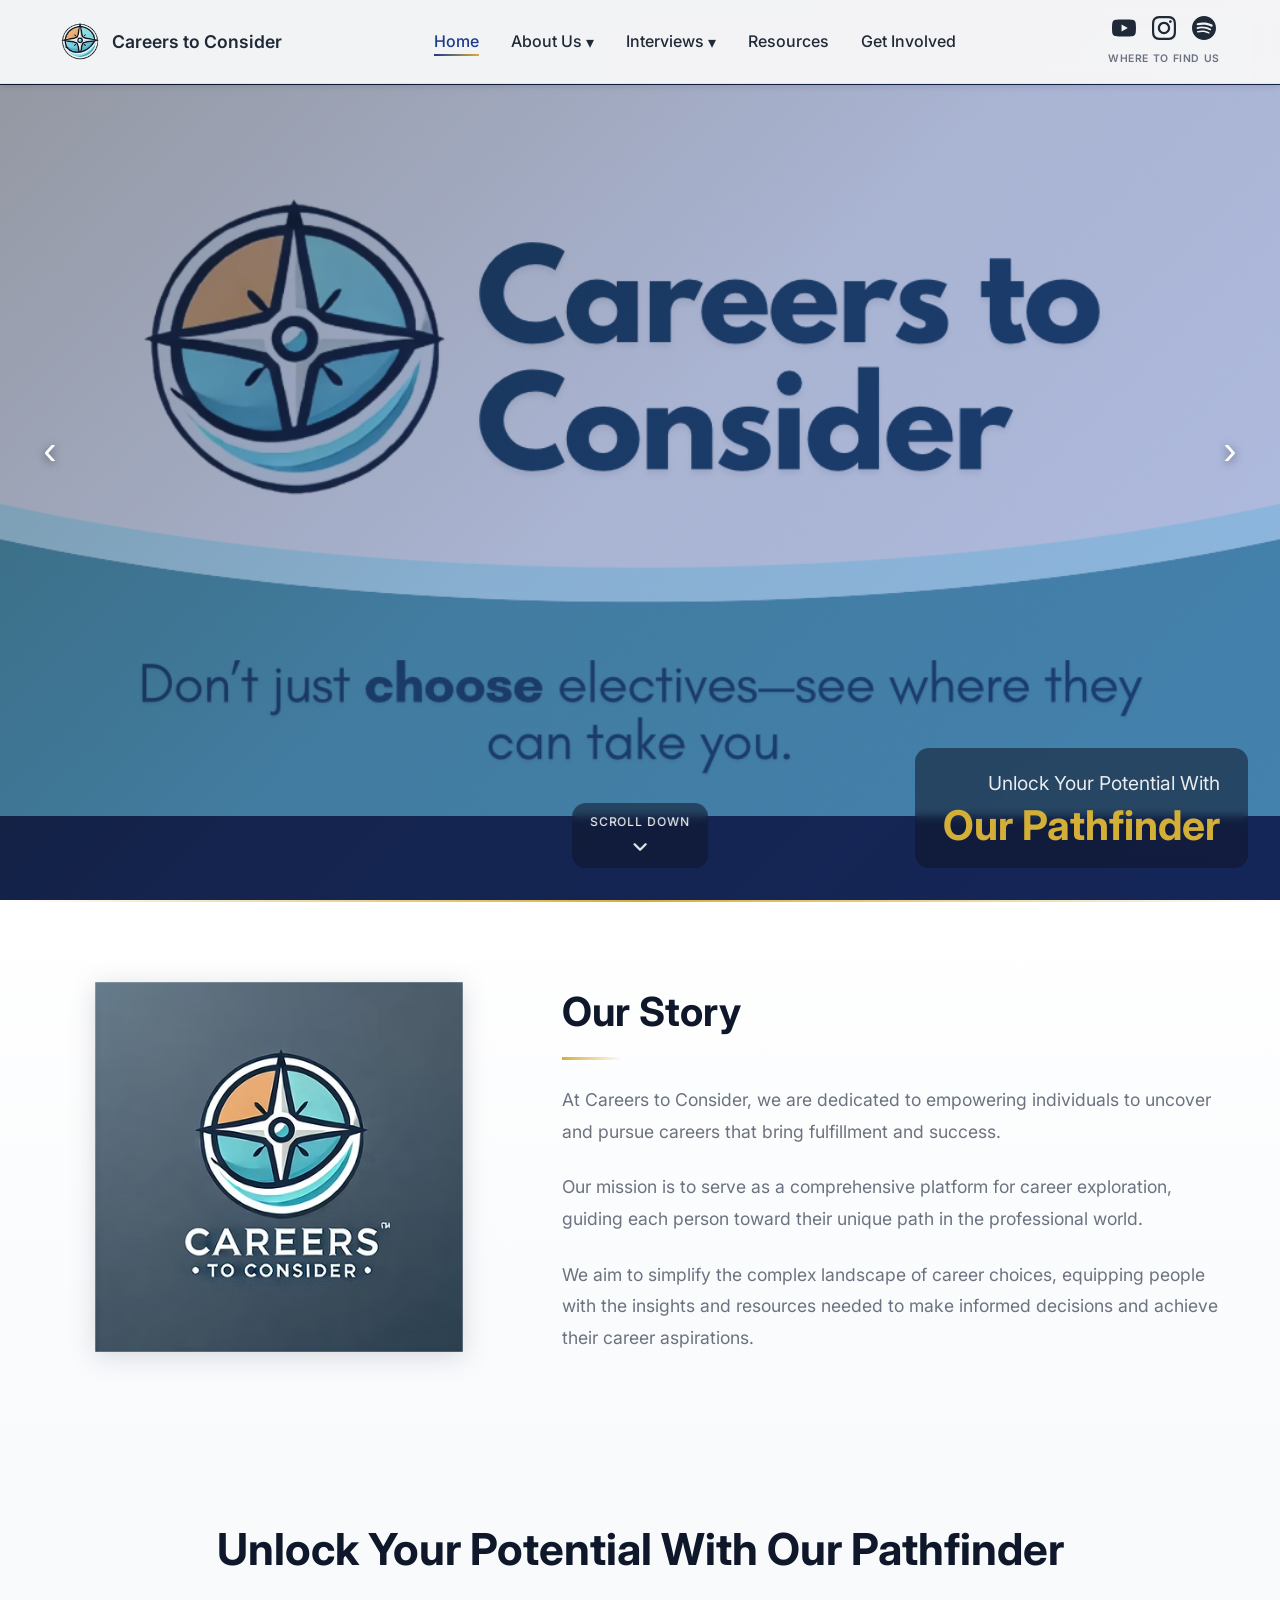
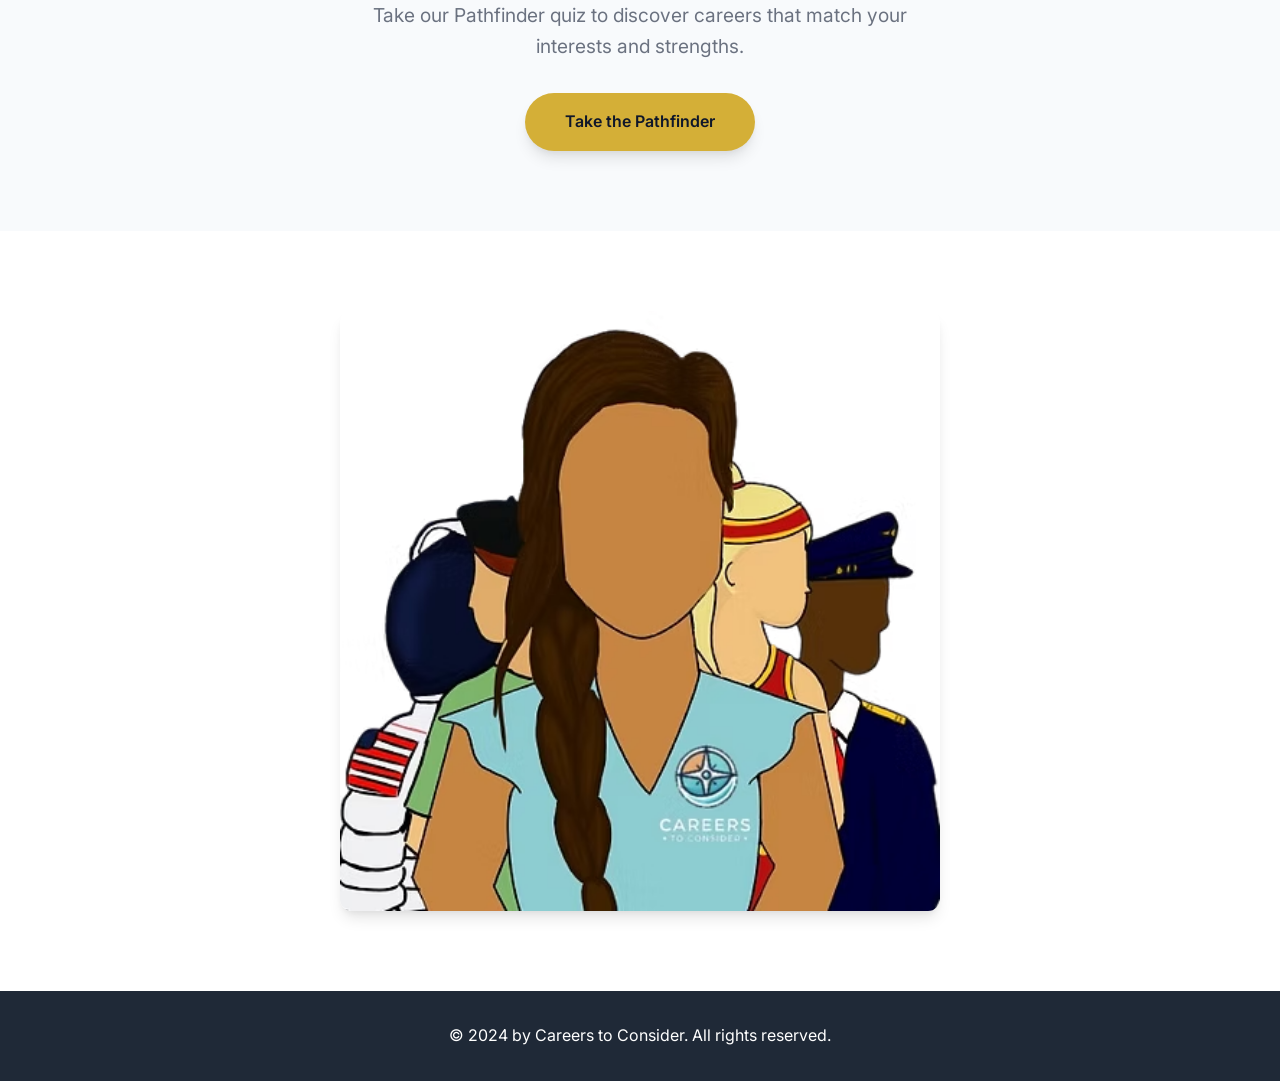
<file: index.html>
<!DOCTYPE html>
<html lang="en">
<head>
    <meta charset="UTF-8">
    <meta name="viewport" content="width=device-width, initial-scale=1.0">
    <title>Careers to Consider - Unlock Your Potential</title>
    <link rel="icon" href="Logo_-_Compass_Only__Centered___1_-removebg-preview.avif" type="image/avif">
    <link rel="stylesheet" href="styles.css">
    <link rel="preconnect" href="https://fonts.googleapis.com">
    <link rel="preconnect" href="https://fonts.gstatic.com" crossorigin>
    <link href="https://fonts.googleapis.com/css2?family=Inter:wght@300;400;500;600;700&family=Playfair+Display:wght@700&display=swap" rel="stylesheet">
    <style>
        .hero-slideshow {
            position: absolute;
            inset: 0;
            z-index: 0;
        }
        .hero-slide {
            position: absolute;
            inset: 0;
            background-size: cover;
            background-position: center;
            opacity: 0;
            transition: opacity 1.2s ease;
        }
        .hero-slide.active {
            opacity: 1;
        }
        /* Posters/flyers: show the whole image instead of cropping it */
        .hero-slide-fit {
            background-size: contain;
            background-repeat: no-repeat;
            background-color: var(--navy-blue);
        }
        .hero-pathfinder-box {
            position: absolute;
            right: 2rem;
            bottom: 2rem;
            z-index: 3;
            padding: 1.25rem 1.75rem;
            background: rgba(15, 23, 42, 0.55);
            backdrop-filter: blur(4px);
            -webkit-backdrop-filter: blur(4px);
            border-radius: 14px;
            text-align: right;
        }
        .hero-pathfinder-lead {
            margin: 0 0 0.25rem 0;
            font-size: clamp(0.95rem, 1.5vw, 1.2rem);
            color: rgba(255, 255, 255, 0.9);
        }
        .hero-pathfinder-link {
            display: block;
            font-size: clamp(1.6rem, 3.2vw, 2.75rem);
            font-weight: 700;
            color: var(--gold-accent);
            text-decoration: none;
            line-height: 1.1;
            white-space: nowrap;
        }
        .hero-pathfinder-link:hover {
            text-decoration: underline;
        }
        @media (max-width: 600px) {
            .hero-pathfinder-box {
                right: 1rem;
                left: 1rem;
                bottom: 5rem;
                text-align: center;
            }
        }
        .hero-overlay {
            position: absolute;
            inset: 0;
            background: linear-gradient(135deg, rgba(15,23,42,0.45) 0%, rgba(30,58,138,0.38) 50%, rgba(30,64,175,0.35) 100%);
            z-index: 1;
        }
        .hero-content {
            z-index: 2;
        }
        .scroll-indicator {
            z-index: 2;
            padding: 0.6rem 1.1rem;
            background: rgba(15, 23, 42, 0.55);
            backdrop-filter: blur(4px);
            -webkit-backdrop-filter: blur(4px);
            border-radius: 14px;
            color: rgba(255, 255, 255, 0.9);
        }
        .slide-arrow {
            position: absolute;
            top: 50%;
            transform: translateY(-50%);
            z-index: 3;
            background: transparent;
            border: none;
            color: #fff;
            font-size: 2.5rem;
            line-height: 1;
            width: 52px;
            height: 52px;
            border-radius: 50%;
            cursor: pointer;
            display: flex;
            align-items: center;
            justify-content: center;
            text-shadow: 0 2px 8px rgba(0,0,0,0.5);
        }
        .slide-arrow:hover {
            color: rgba(255,255,255,0.75);
        }
        .slide-arrow-left  { left: 1.5rem; }
        .slide-arrow-right { right: 1.5rem; }
    </style>
</head>
<body>
    <!-- Navigation -->
    <nav class="navbar">
        <div class="nav-container">
            <a href="index.html" class="nav-logo">
                <img src="Logo_-_Compass_Only__Centered___1_-removebg-preview.avif" alt="Careers to Consider Logo" class="logo-img">
                <span class="logo-text">Careers to Consider</span>
            </a>
            <button class="mobile-menu-toggle" aria-label="Toggle menu">
                <span></span>
                <span></span>
                <span></span>
            </button>
            <ul class="nav-menu">
                <li><a href="index.html" class="nav-link active">Home</a></li>
                <li class="nav-dropdown">
                    <a href="about.html" class="nav-link dropdown-toggle">About Us <span class="dropdown-arrow">▾</span></a>
                    <ul class="dropdown-menu">
                        <li><a href="about.html" class="dropdown-link">Founders</a></li>
                        <li><a href="interns.html" class="dropdown-link">Interns</a></li>
                    </ul>
                </li>
                <li class="nav-dropdown">
                    <a href="highlight-articles.html" class="nav-link dropdown-toggle no-nav">Interviews <span class="dropdown-arrow">▾</span></a>
                    <ul class="dropdown-menu">
                        <li><a href="highlight-articles.html" class="dropdown-link">Recaps</a></li>
                        <li class="dropdown-submenu">
                            <a href="#" class="dropdown-link submenu-toggle">Full Interviews <span class="submenu-arrow">▸</span></a>
                            <ul class="submenu">
                                <li><a href="season1.html" class="dropdown-link">Season 1</a></li>
                                <li><a href="season2.html" class="dropdown-link">Season 2</a></li>
                                <li><a href="season3.html" class="dropdown-link">Season 3</a></li>
                                <li><a href="season4.html" class="dropdown-link">Season 4</a></li>
                            </ul>
                        </li>
                    </ul>
                </li>
                <li><a href="resources.html" class="nav-link">Resources</a></li>
                <li><a href="get-involved.html" class="nav-link">Get Involved</a></li>
            </ul>
            <div class="social-links-nav">
                <div class="social-icons-row">
                <a href="https://www.youtube.com/@CareerstoConsider" target="_blank" rel="noopener noreferrer" aria-label="YouTube">
                    <svg width="24" height="24" viewBox="0 0 24 24" fill="currentColor">
                        <path d="M23.498 6.186a3.016 3.016 0 0 0-2.122-2.136C19.505 3.545 12 3.545 12 3.545s-7.505 0-9.377.505A3.017 3.017 0 0 0 .502 6.186C0 8.07 0 12 0 12s0 3.93.502 5.814a3.016 3.016 0 0 0 2.122 2.136c1.871.505 9.376.505 9.376.505s7.505 0 9.377-.505a3.015 3.015 0 0 0 2.122-2.136C24 15.93 24 12 24 12s0-3.93-.502-5.814zM9.545 15.568V8.432L15.818 12l-6.273 3.568z"/>
                    </svg>
                </a>
                <a href="https://www.instagram.com/careers_2_consider/#" target="_blank" rel="noopener noreferrer" aria-label="Instagram">
                    <svg width="24" height="24" viewBox="0 0 24 24" fill="currentColor">
                        <path d="M12 2.163c3.204 0 3.584.012 4.85.07 3.252.148 4.771 1.691 4.919 4.919.058 1.265.069 1.645.069 4.849 0 3.205-.012 3.584-.069 4.849-.149 3.225-1.664 4.771-4.919 4.919-1.266.058-1.644.07-4.85.07-3.204 0-3.584-.012-4.849-.07-3.26-.149-4.771-1.699-4.919-4.92-.058-1.265-.07-1.644-.07-4.849 0-3.204.013-3.583.07-4.849.149-3.227 1.664-4.771 4.919-4.919 1.266-.057 1.645-.069 4.849-.069zm0-2.163c-3.259 0-3.667.014-4.947.072-4.358.2-6.78 2.618-6.98 6.98-.059 1.281-.073 1.689-.073 4.948 0 3.259.014 3.668.072 4.948.2 4.358 2.618 6.78 6.98 6.98 1.281.058 1.689.072 4.948.072 3.259 0 3.668-.014 4.948-.072 4.354-.2 6.782-2.618 6.979-6.98.059-1.28.073-1.689.073-4.948 0-3.259-.014-3.667-.072-4.947-.196-4.354-2.617-6.78-6.979-6.98-1.281-.059-1.69-.073-4.949-.073zm0 5.838c-3.403 0-6.162 2.759-6.162 6.162s2.759 6.163 6.162 6.163 6.162-2.759 6.162-6.163c0-3.403-2.759-6.162-6.162-6.162zm0 10.162c-2.209 0-4-1.79-4-4 0-2.209 1.791-4 4-4s4 1.791 4 4c0 2.21-1.791 4-4 4zm6.406-11.845c-.796 0-1.441.645-1.441 1.44s.645 1.44 1.441 1.44c.795 0 1.439-.645 1.439-1.44s-.644-1.44-1.439-1.44z"/>
                    </svg>
                </a>
                <a href="https://open.spotify.com/show/5vmxyUyTgrikfNQPQknKLu?si=xGbpuaUBRBmmk2PoJExhdA" target="_blank" rel="noopener noreferrer" aria-label="Spotify">
                    <svg width="24" height="24" viewBox="0 0 24 24" fill="currentColor">
                        <path d="M12 0C5.373 0 0 5.373 0 12s5.373 12 12 12 12-5.373 12-12S18.627 0 12 0zm5.516 17.318c-.214.354-.676.465-1.029.251-2.82-1.723-6.369-2.112-10.548-1.157-.402.092-.804-.157-.896-.559-.092-.402.157-.804.559-.896 4.571-1.045 8.492-.595 11.665 1.337.353.214.464.676.249 1.024zm1.47-3.27c-.27.438-.843.576-1.28.306-3.227-1.983-8.146-2.557-11.966-1.399-.494.149-1.016-.131-1.165-.625-.149-.494.131-1.016.625-1.165 4.361-1.323 9.78-.682 13.481 1.596.437.27.575.843.305 1.287zm.126-3.405C15.599 8.457 9.5 8.247 6.07 9.29c-.593.18-1.219-.155-1.399-.748-.18-.593.155-1.219.748-1.399C9.571 5.991 16.26 6.237 20.13 8.598c.537.32.713 1.014.393 1.551-.32.537-1.014.713-1.551.393l.14.101z"/>
                    </svg>
                </a>
                </div>
                <span class="social-nav-label">Where to find us</span>
            </div>
        </div>
    </nav>

    <!-- Hero Section -->
    <section class="hero">
        <!-- Slideshow Background -->
        <div class="hero-slideshow">
            <div class="hero-slide hero-slide-fit active" style="background-image:url('home-page-pics_pfp/c2cbusinesscard.avif')"></div>
            <div class="hero-slide" style="background-image:url('home-page-pics_pfp/TeamWorking.avif')"></div>
            <div class="hero-slide hero-slide-fit" style="background-image:url('home-page-pics_pfp/Flyer.png')"></div>
            <div class="hero-slide" style="background-image:url('home-page-pics_pfp/NicoleGrobInterview.png')"></div>
            <div class="hero-slide hero-slide-fit" style="background-image:url('home-page-pics_pfp/Elementary%20poster.png')"></div>
            <div class="hero-slide" style="background-image:url('home-page-pics_pfp/SpinningWheelInterview.png')"></div>
            <div class="hero-slide" style="background-image:url('home-page-pics_pfp/CherylMagnusonBanner.webp')"></div>
            <div class="hero-overlay"></div>
        </div>
        <!-- Arrows -->
        <button class="slide-arrow slide-arrow-left" aria-label="Previous slide">&#8249;</button>
        <button class="slide-arrow slide-arrow-right" aria-label="Next slide">&#8250;</button>
        <div class="hero-pathfinder-box">
            <p class="hero-pathfinder-lead">Unlock Your Potential With</p>
            <a href="http://docs.google.com/forms/d/e/1FAIpQLSenqD2H8Q-eE2-Pv8el3BhcltpC0Md9CO8TRX6QKe6r-OqhAA/viewform" target="_blank" rel="noopener noreferrer" class="hero-pathfinder-link">Our Pathfinder</a>
        </div>
        <a href="#" class="scroll-indicator" onclick="document.querySelector('.logo-section').scrollIntoView({behavior:'smooth'}); return false;" aria-label="Scroll down">
            <span class="scroll-indicator-text">Scroll Down</span>
            <svg class="scroll-chevron" width="24" height="24" viewBox="0 0 24 24" fill="none" stroke="currentColor" stroke-width="2.5" stroke-linecap="round" stroke-linejoin="round">
                <polyline points="6 9 12 15 18 9"/>
            </svg>
        </a>
    </section>

    <!-- Logo Section -->
    <section class="logo-section">
        <div class="container">
            <div class="logo-story-wrapper">
                <div class="logo-container">
                    <img src="c2cfulllogo.avif" alt="Careers to Consider Logo - A compass with careers to consider under it" class="main-logo">
                </div>
                <div class="story-container">
                    <h2 class="story-title">Our Story</h2>
                    <div class="story-content">
                        <p>At Careers to Consider, we are dedicated to empowering individuals to uncover and pursue careers that bring fulfillment and success.</p>
                        <p>Our mission is to serve as a comprehensive platform for career exploration, guiding each person toward their unique path in the professional world.</p>
                        <p>We aim to simplify the complex landscape of career choices, equipping people with the insights and resources needed to make informed decisions and achieve their career aspirations.</p>
                    </div>
                </div>
            </div>
        </div>
    </section>

    <!-- Pathfinder Section -->
    <section style="padding: 80px 20px; background: var(--bg-light); text-align: center;">
        <div class="container">
            <h2 style="font-size: clamp(1.8rem, 4vw, 2.75rem); font-weight: 700; color: var(--navy-blue); margin-bottom: 1rem;">Unlock Your Potential With Our Pathfinder</h2>
            <p style="font-size: 1.2rem; color: var(--text-light); max-width: 600px; margin: 0 auto 2rem;">Take our Pathfinder quiz to discover careers that match your interests and strengths.</p>
            <a href="http://docs.google.com/forms/d/e/1FAIpQLSenqD2H8Q-eE2-Pv8el3BhcltpC0Md9CO8TRX6QKe6r-OqhAA/viewform" target="_blank" rel="noopener noreferrer" class="cta-button">Take the Pathfinder</a>
        </div>
    </section>

    <!-- Team and Representation Section -->
    <section class="team-representation-section">
        <div class="container">
            <div class="images-wrapper">
                <div class="image-container" style="max-width:600px; width:100%; margin:0 auto; display:block;">
                    <img src="cartoon.avif" alt="Careers to Consider's representation - a cartoon of 5 people from different careers standing back to back" class="representation-img" style="display:block; margin:0 auto;">
                </div>
            </div>
        </div>
    </section>

    <!-- Footer -->
    <footer class="footer">
        <div class="container">
            <p>&copy; 2024 by Careers to Consider. All rights reserved.</p>
        </div>
    </footer>

    <script src="script.js"></script>
    <script>
        (function () {
            const slides = document.querySelectorAll('.hero-slide');
            let current = 0;
            let timer;

            function goTo(index) {
                slides[current].classList.remove('active');
                current = (index + slides.length) % slides.length;
                slides[current].classList.add('active');
            }

            function next() { goTo(current + 1); }
            function prev() { goTo(current - 1); }

            function startAuto() {
                timer = setInterval(next, 5000);
            }

            function resetAuto() {
                clearInterval(timer);
                startAuto();
            }

            document.querySelector('.slide-arrow-right').addEventListener('click', function () { next(); resetAuto(); });
            document.querySelector('.slide-arrow-left').addEventListener('click', function () { prev(); resetAuto(); });

            startAuto();
        })();
    </script>
</body>
</html>
</file>
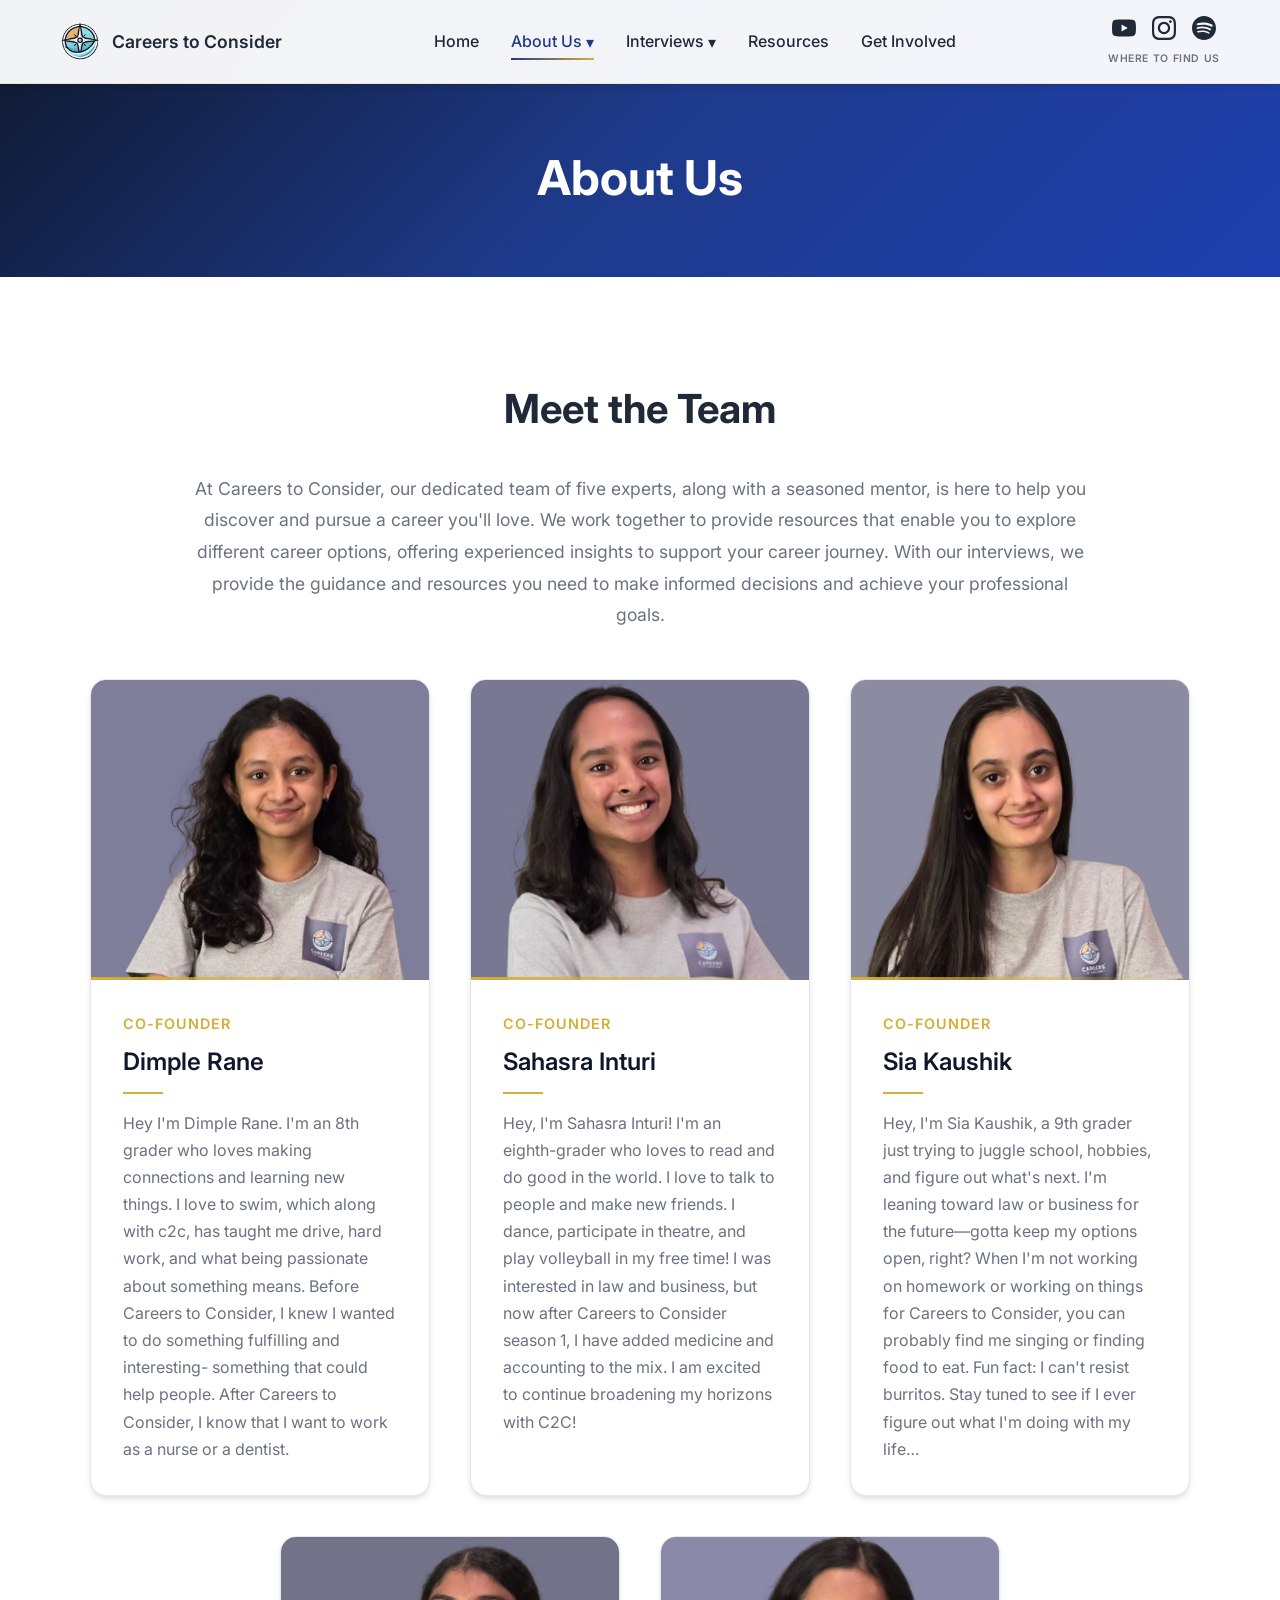
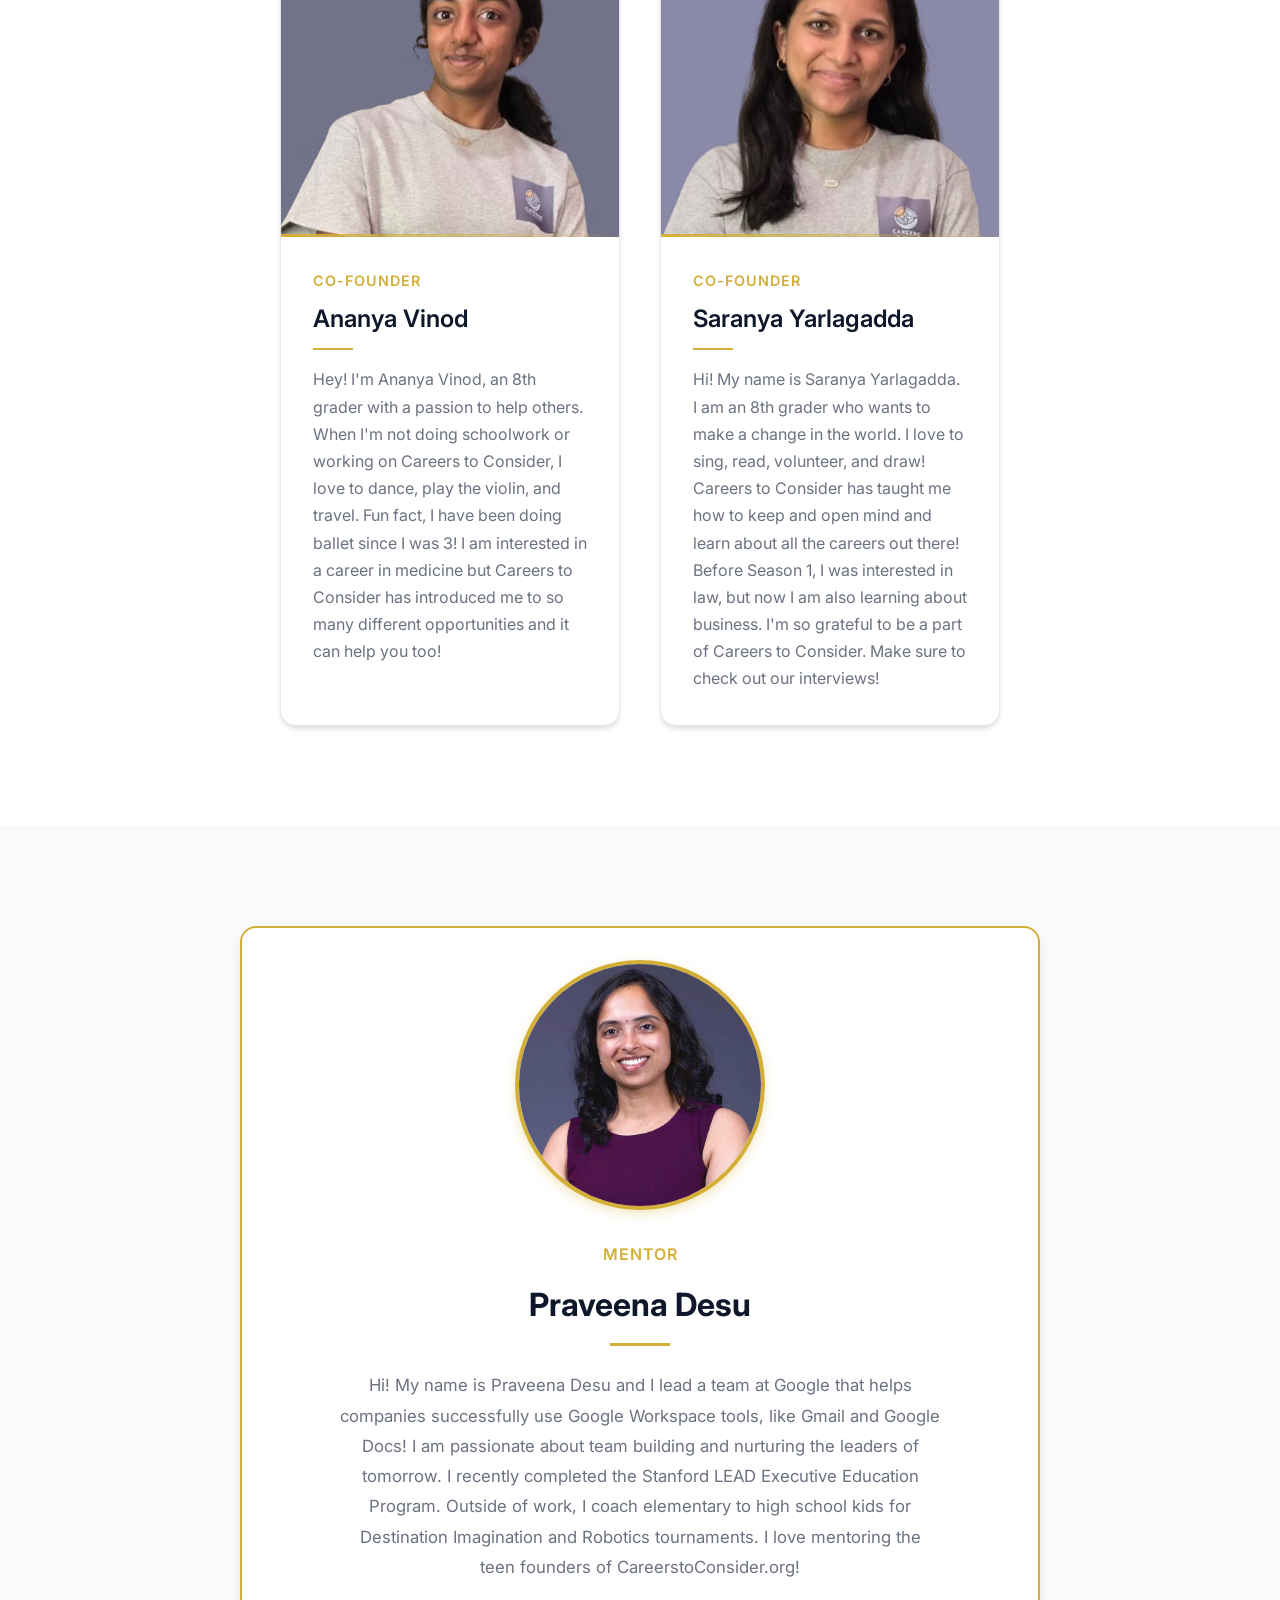
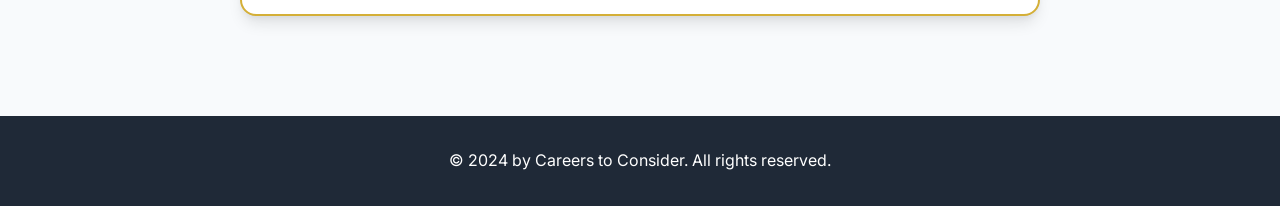
<file: about.html>
<!DOCTYPE html>
<html lang="en">
<head>
    <meta charset="UTF-8">
    <meta name="viewport" content="width=device-width, initial-scale=1.0">
    <title>About Us - Careers to Consider</title>
    <link rel="icon" href="Logo_-_Compass_Only__Centered___1_-removebg-preview.avif" type="image/avif">
    <link rel="stylesheet" href="styles.css">
    <link rel="preconnect" href="https://fonts.googleapis.com">
    <link rel="preconnect" href="https://fonts.gstatic.com" crossorigin>
    <link href="https://fonts.googleapis.com/css2?family=Inter:wght@300;400;500;600;700&display=swap" rel="stylesheet">
</head>
<body>
    <!-- Navigation -->
    <nav class="navbar">
        <div class="nav-container">
            <a href="index.html" class="nav-logo">
                <img src="Logo_-_Compass_Only__Centered___1_-removebg-preview.avif" alt="Careers to Consider Logo" class="logo-img">
                <span class="logo-text">Careers to Consider</span>
            </a>
            <button class="mobile-menu-toggle" aria-label="Toggle menu">
                <span></span>
                <span></span>
                <span></span>
            </button>
            <ul class="nav-menu">
                <li><a href="index.html" class="nav-link">Home</a></li>
                <li class="nav-dropdown">
                    <a href="about.html" class="nav-link dropdown-toggle">About Us <span class="dropdown-arrow">▾</span></a>
                    <ul class="dropdown-menu">
                        <li><a href="about.html" class="dropdown-link">Founders</a></li>
                        <li><a href="interns.html" class="dropdown-link">Interns</a></li>
                    </ul>
                </li>
                <li class="nav-dropdown">
                    <a href="highlight-articles.html" class="nav-link dropdown-toggle no-nav">Interviews <span class="dropdown-arrow">▾</span></a>
                    <ul class="dropdown-menu">
                        <li><a href="highlight-articles.html" class="dropdown-link">Recaps</a></li>
                        <li class="dropdown-submenu">
                            <a href="#" class="dropdown-link submenu-toggle">Full Interviews <span class="submenu-arrow">▸</span></a>
                            <ul class="submenu">
                                <li><a href="season1.html" class="dropdown-link">Season 1</a></li>
                                <li><a href="season2.html" class="dropdown-link">Season 2</a></li>
                                <li><a href="season3.html" class="dropdown-link">Season 3</a></li>
                                <li><a href="season4.html" class="dropdown-link">Season 4</a></li>
                            </ul>
                        </li>
                    </ul>
                </li>
                <li><a href="resources.html" class="nav-link">Resources</a></li>
                <li><a href="get-involved.html" class="nav-link">Get Involved</a></li>
            </ul>
            <div class="social-links-nav">
                <div class="social-icons-row">
                <a href="https://www.youtube.com/@CareerstoConsider" target="_blank" rel="noopener noreferrer" aria-label="YouTube">
                    <svg width="24" height="24" viewBox="0 0 24 24" fill="currentColor">
                        <path d="M23.498 6.186a3.016 3.016 0 0 0-2.122-2.136C19.505 3.545 12 3.545 12 3.545s-7.505 0-9.377.505A3.017 3.017 0 0 0 .502 6.186C0 8.07 0 12 0 12s0 3.93.502 5.814a3.016 3.016 0 0 0 2.122 2.136c1.871.505 9.376.505 9.376.505s7.505 0 9.377-.505a3.015 3.015 0 0 0 2.122-2.136C24 15.93 24 12 24 12s0-3.93-.502-5.814zM9.545 15.568V8.432L15.818 12l-6.273 3.568z"/>
                    </svg>
                </a>
                <a href="https://www.instagram.com/careers_2_consider/#" target="_blank" rel="noopener noreferrer" aria-label="Instagram">
                    <svg width="24" height="24" viewBox="0 0 24 24" fill="currentColor">
                        <path d="M12 2.163c3.204 0 3.584.012 4.85.07 3.252.148 4.771 1.691 4.919 4.919.058 1.265.069 1.645.069 4.849 0 3.205-.012 3.584-.069 4.849-.149 3.225-1.664 4.771-4.919 4.919-1.266.058-1.644.07-4.85.07-3.204 0-3.584-.012-4.849-.07-3.26-.149-4.771-1.699-4.919-4.92-.058-1.265-.07-1.644-.07-4.849 0-3.204.013-3.583.07-4.849.149-3.227 1.664-4.771 4.919-4.919 1.266-.057 1.645-.069 4.849-.069zm0-2.163c-3.259 0-3.667.014-4.947.072-4.358.2-6.78 2.618-6.98 6.98-.059 1.281-.073 1.689-.073 4.948 0 3.259.014 3.668.072 4.948.2 4.358 2.618 6.78 6.98 6.98 1.281.058 1.689.072 4.948.072 3.259 0 3.668-.014 4.948-.072 4.354-.2 6.782-2.618 6.979-6.98.059-1.28.073-1.689.073-4.948 0-3.259-.014-3.667-.072-4.947-.196-4.354-2.617-6.78-6.979-6.98-1.281-.059-1.69-.073-4.949-.073zm0 5.838c-3.403 0-6.162 2.759-6.162 6.162s2.759 6.163 6.162 6.163 6.162-2.759 6.162-6.163c0-3.403-2.759-6.162-6.162-6.162zm0 10.162c-2.209 0-4-1.79-4-4 0-2.209 1.791-4 4-4s4 1.791 4 4c0 2.21-1.791 4-4 4zm6.406-11.845c-.796 0-1.441.645-1.441 1.44s.645 1.44 1.441 1.44c.795 0 1.439-.645 1.439-1.44s-.644-1.44-1.439-1.44z"/>
                    </svg>
                </a>
                <a href="https://open.spotify.com/show/5vmxyUyTgrikfNQPQknKLu?si=xGbpuaUBRBmmk2PoJExhdA" target="_blank" rel="noopener noreferrer" aria-label="Spotify">
                    <svg width="24" height="24" viewBox="0 0 24 24" fill="currentColor">
                        <path d="M12 0C5.373 0 0 5.373 0 12s5.373 12 12 12 12-5.373 12-12S18.627 0 12 0zm5.516 17.318c-.214.354-.676.465-1.029.251-2.82-1.723-6.369-2.112-10.548-1.157-.402.092-.804-.157-.896-.559-.092-.402.157-.804.559-.896 4.571-1.045 8.492-.595 11.665 1.337.353.214.464.676.249 1.024zm1.47-3.27c-.27.438-.843.576-1.28.306-3.227-1.983-8.146-2.557-11.966-1.399-.494.149-1.016-.131-1.165-.625-.149-.494.131-1.016.625-1.165 4.361-1.323 9.78-.682 13.481 1.596.437.27.575.843.305 1.287zm.126-3.405C15.599 8.457 9.5 8.247 6.07 9.29c-.593.18-1.219-.155-1.399-.748-.18-.593.155-1.219.748-1.399C9.571 5.991 16.26 6.237 20.13 8.598c.537.32.713 1.014.393 1.551-.32.537-1.014.713-1.551.393l.14.101z"/>
                    </svg>
                </a>
                </div>
                <span class="social-nav-label">Where to find us</span>
            </div>
        </div>
    </nav>

    <!-- Page Header -->
    <section class="page-header">
        <div class="container">
            <h1 class="page-title">About Us</h1>
        </div>
    </section>

    <!-- Team Members Section -->
    <section class="about-section">
        <div class="container">
            <h2 class="section-title">Meet the Team</h2>
            <div class="team-intro">
                <p>At Careers to Consider, our dedicated team of five experts, along with a seasoned mentor, is here to help you discover and pursue a career you'll love. We work together to provide resources that enable you to explore different career options, offering experienced insights to support your career journey. With our interviews, we provide the guidance and resources you need to make informed decisions and achieve your professional goals.</p>
            </div>
            <div class="team-members-grid">
                <!-- Dimple Rane -->
                <div class="team-member-card">
                    <div class="team-member-image">
                        <img src="team_pfp/dimple-pfp.avif" alt="Dimple Rane" class="member-photo">
                    </div>
                    <div class="team-member-info">
                        <h4 class="member-role">Co-Founder</h4>
                        <h3 class="member-name">Dimple Rane</h3>
                        <p class="member-description">Hey I'm Dimple Rane. I'm an 8th grader who loves making connections and learning new things. I love to swim, which along with c2c, has taught me drive, hard work, and what being passionate about something means. Before Careers to Consider, I knew I wanted to do something fulfilling and interesting- something that could help people. After Careers to Consider, I know that I want to work as a nurse or a dentist.</p>
                    </div>
                </div>

                <!-- Sahasra Inturi -->
                <div class="team-member-card">
                    <div class="team-member-image">
                        <img src="team_pfp/sahasra-pfp.avif" alt="Sahasra Inturi" class="member-photo">
                    </div>
                    <div class="team-member-info">
                        <h4 class="member-role">Co-Founder</h4>
                        <h3 class="member-name">Sahasra Inturi</h3>
                        <p class="member-description">Hey, I'm Sahasra Inturi! I'm an eighth-grader who loves to read and do good in the world. I love to talk to people and make new friends. I dance, participate in theatre, and play volleyball in my free time! I was interested in law and business, but now after Careers to Consider season 1, I have added medicine and accounting to the mix. I am excited to continue broadening my horizons with C2C!</p>
                    </div>
                </div>

                <!-- Sia Kaushik -->
                <div class="team-member-card">
                    <div class="team-member-image">
                        <img src="team_pfp/sia-pfp.avif" alt="Sia Kaushik" class="member-photo">
                    </div>
                    <div class="team-member-info">
                        <h4 class="member-role">Co-Founder</h4>
                        <h3 class="member-name">Sia Kaushik</h3>
                        <p class="member-description">Hey, I'm Sia Kaushik, a 9th grader just trying to juggle school, hobbies, and figure out what's next. I'm leaning toward law or business for the future—gotta keep my options open, right? When I'm not working on homework or working on things for Careers to Consider, you can probably find me singing or finding food to eat. Fun fact: I can't resist burritos. Stay tuned to see if I ever figure out what I'm doing with my life…</p>
                    </div>
                </div>

                <!-- Ananya Vinod -->
                <div class="team-member-card">
                    <div class="team-member-image">
                        <img src="team_pfp/ananya-pfp.avif" alt="Ananya Vinod" class="member-photo">
                    </div>
                    <div class="team-member-info">
                        <h4 class="member-role">Co-Founder</h4>
                        <h3 class="member-name">Ananya Vinod</h3>
                        <p class="member-description">Hey! I'm Ananya Vinod, an 8th grader with a passion to help others. When I'm not doing schoolwork or working on Careers to Consider, I love to dance, play the violin, and travel. Fun fact, I have been doing ballet since I was 3! I am interested in a career in medicine but Careers to Consider has introduced me to so many different opportunities and it can help you too!</p>
                    </div>
                </div>

                <!-- Saranya Yarlagadda -->
                <div class="team-member-card">
                    <div class="team-member-image">
                        <img src="team_pfp/saranya-pfp.avif" alt="Saranya Yarlagadda" class="member-photo">
                    </div>
                    <div class="team-member-info">
                        <h4 class="member-role">Co-Founder</h4>
                        <h3 class="member-name">Saranya Yarlagadda</h3>
                        <p class="member-description">Hi! My name is Saranya Yarlagadda. I am an 8th grader who wants to make a change in the world. I love to sing, read, volunteer, and draw! Careers to Consider has taught me how to keep and open mind and learn about all the careers out there! Before Season 1, I was interested in law, but now I am also learning about business. I'm so grateful to be a part of Careers to Consider. Make sure to check out our interviews!</p>
                    </div>
                </div>
            </div>
        </div>
    </section>

    <!-- Mentor Section -->
    <section class="mentor-section">
        <div class="container">
            <div class="mentor-wrapper">
                <div class="mentor-card">
                    <div class="mentor-image">
                        <img src="team_pfp/mentorpfp.avif" alt="Praveena Desu" class="mentor-photo">
                    </div>
                    <div class="mentor-info">
                        <h4 class="mentor-role">Mentor</h4>
                        <h3 class="mentor-name">Praveena Desu</h3>
                        <p class="mentor-description">Hi! My name is Praveena Desu and I lead a team at Google that helps companies successfully use Google Workspace tools, like Gmail and Google Docs! I am passionate about team building and nurturing the leaders of tomorrow. I recently completed the Stanford LEAD Executive Education Program. Outside of work, I coach elementary to high school kids for Destination Imagination and Robotics tournaments. I love mentoring the teen founders of CareerstoConsider.org!</p>
                    </div>
                </div>
            </div>
        </div>
    </section>

    <!-- Footer -->
    <footer class="footer">
        <div class="container">
            <p>&copy; 2024 by Careers to Consider. All rights reserved.</p>
        </div>
    </footer>

    <script src="script.js"></script>
</body>
</html>
</file>
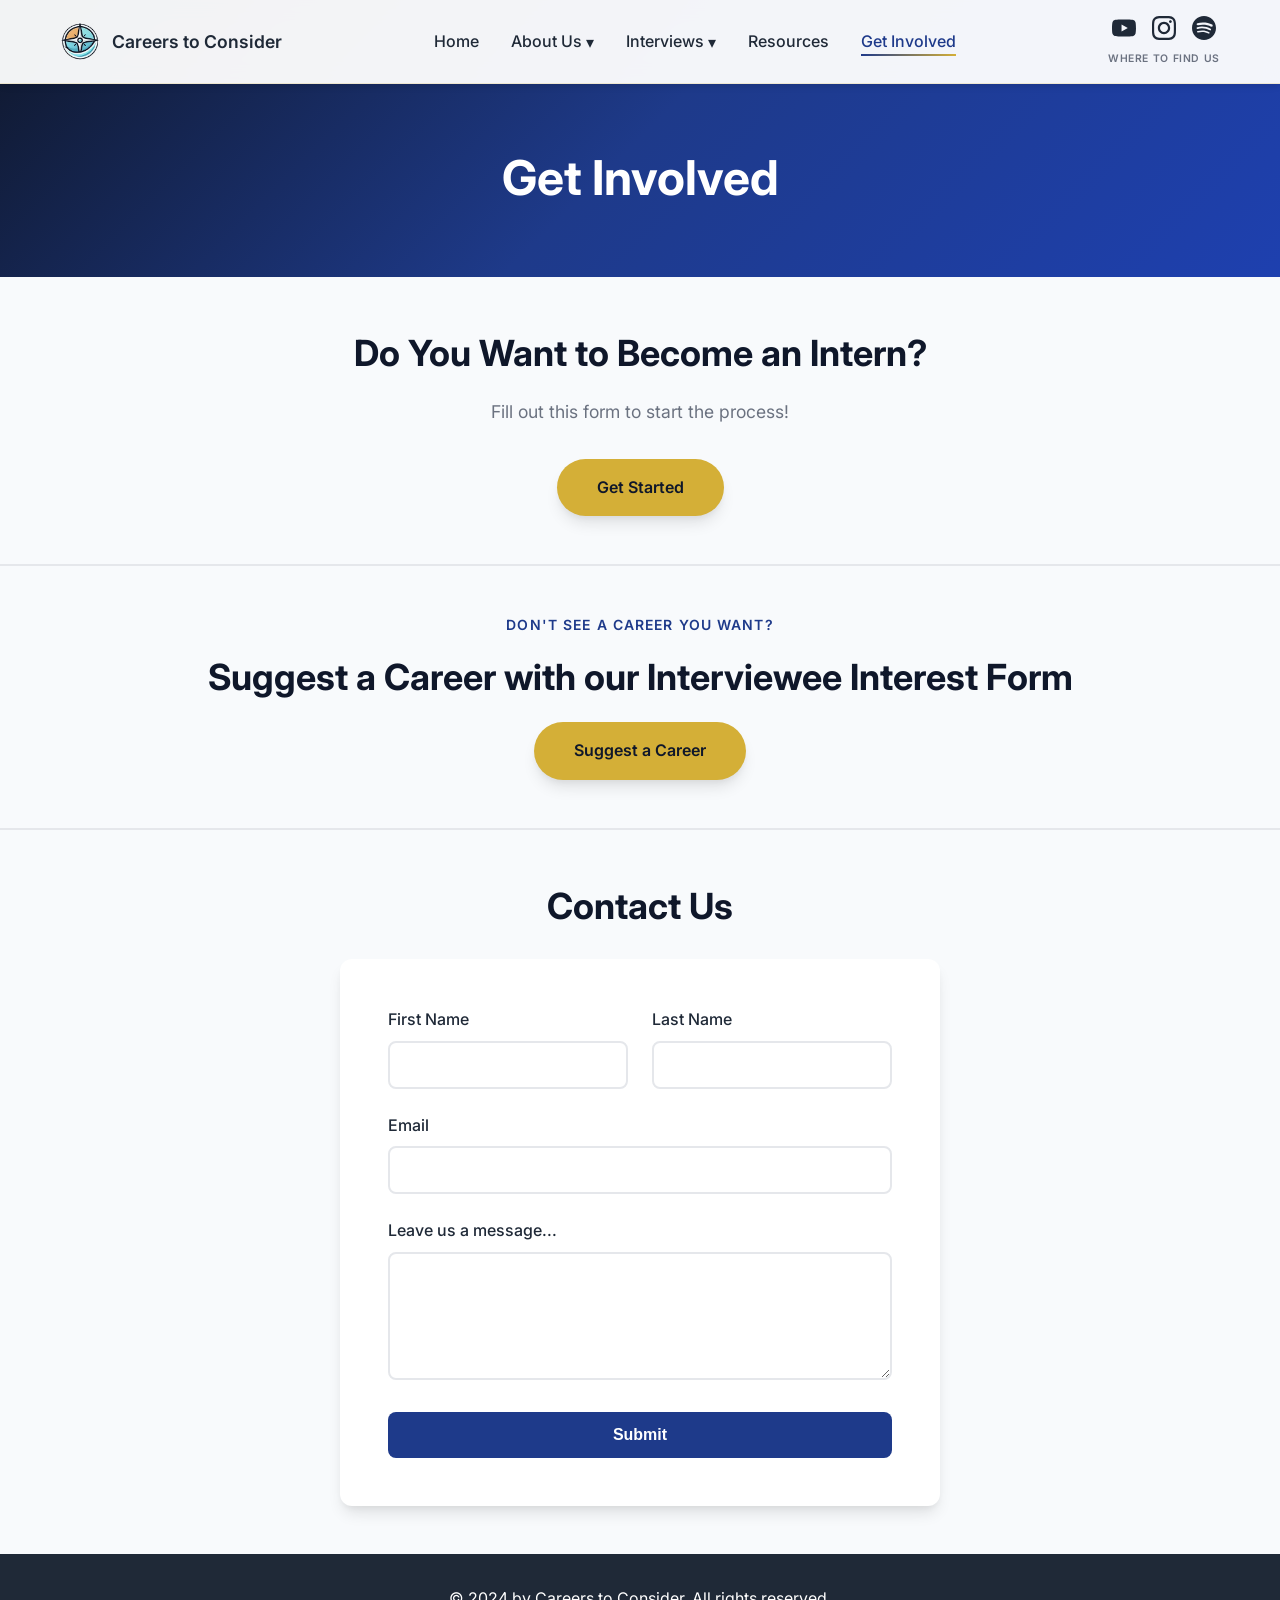
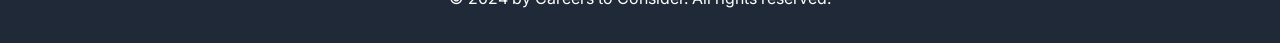
<file: get-involved.html>
<!DOCTYPE html>
<html lang="en">
<head>
    <meta charset="UTF-8">
    <meta name="viewport" content="width=device-width, initial-scale=1.0">
    <title>Get Involved - Careers to Consider</title>
    <link rel="icon" href="Logo_-_Compass_Only__Centered___1_-removebg-preview.avif" type="image/avif">
    <link rel="stylesheet" href="styles.css">
    <link rel="preconnect" href="https://fonts.googleapis.com">
    <link rel="preconnect" href="https://fonts.gstatic.com" crossorigin>
    <link href="https://fonts.googleapis.com/css2?family=Inter:wght@300;400;500;600;700&display=swap" rel="stylesheet">
</head>
<body>
    <!-- Navigation -->
    <nav class="navbar">
        <div class="nav-container">
            <a href="index.html" class="nav-logo">
                <img src="Logo_-_Compass_Only__Centered___1_-removebg-preview.avif" alt="Careers to Consider Logo" class="logo-img">
                <span class="logo-text">Careers to Consider</span>
            </a>
            <button class="mobile-menu-toggle" aria-label="Toggle menu">
                <span></span>
                <span></span>
                <span></span>
            </button>
            <ul class="nav-menu">
                <li><a href="index.html" class="nav-link">Home</a></li>
                <li class="nav-dropdown">
                    <a href="about.html" class="nav-link dropdown-toggle">About Us <span class="dropdown-arrow">▾</span></a>
                    <ul class="dropdown-menu">
                        <li><a href="about.html" class="dropdown-link">Founders</a></li>
                        <li><a href="interns.html" class="dropdown-link">Interns</a></li>
                    </ul>
                </li>
                <li class="nav-dropdown">
                    <a href="highlight-articles.html" class="nav-link dropdown-toggle no-nav">Interviews <span class="dropdown-arrow">▾</span></a>
                    <ul class="dropdown-menu">
                        <li><a href="highlight-articles.html" class="dropdown-link">Recaps</a></li>
                        <li class="dropdown-submenu">
                            <a href="#" class="dropdown-link submenu-toggle">Full Interviews <span class="submenu-arrow">▸</span></a>
                            <ul class="submenu">
                                <li><a href="season1.html" class="dropdown-link">Season 1</a></li>
                                <li><a href="season2.html" class="dropdown-link">Season 2</a></li>
                                <li><a href="season3.html" class="dropdown-link">Season 3</a></li>
                                <li><a href="season4.html" class="dropdown-link">Season 4</a></li>
                            </ul>
                        </li>
                    </ul>
                </li>
                <li><a href="resources.html" class="nav-link">Resources</a></li>
                <li><a href="get-involved.html" class="nav-link active">Get Involved</a></li>
            </ul>
            <div class="social-links-nav">
                <div class="social-icons-row">
                <a href="https://www.youtube.com/@CareerstoConsider" target="_blank" rel="noopener noreferrer" aria-label="YouTube">
                    <svg width="24" height="24" viewBox="0 0 24 24" fill="currentColor">
                        <path d="M23.498 6.186a3.016 3.016 0 0 0-2.122-2.136C19.505 3.545 12 3.545 12 3.545s-7.505 0-9.377.505A3.017 3.017 0 0 0 .502 6.186C0 8.07 0 12 0 12s0 3.93.502 5.814a3.016 3.016 0 0 0 2.122 2.136c1.871.505 9.376.505 9.376.505s7.505 0 9.377-.505a3.015 3.015 0 0 0 2.122-2.136C24 15.93 24 12 24 12s0-3.93-.502-5.814zM9.545 15.568V8.432L15.818 12l-6.273 3.568z"/>
                    </svg>
                </a>
                <a href="https://www.instagram.com/careers_2_consider/#" target="_blank" rel="noopener noreferrer" aria-label="Instagram">
                    <svg width="24" height="24" viewBox="0 0 24 24" fill="currentColor">
                        <path d="M12 2.163c3.204 0 3.584.012 4.85.07 3.252.148 4.771 1.691 4.919 4.919.058 1.265.069 1.645.069 4.849 0 3.205-.012 3.584-.069 4.849-.149 3.225-1.664 4.771-4.919 4.919-1.266.058-1.644.07-4.85.07-3.204 0-3.584-.012-4.849-.07-3.26-.149-4.771-1.699-4.919-4.92-.058-1.265-.07-1.644-.07-4.849 0-3.204.013-3.583.07-4.849.149-3.227 1.664-4.771 4.919-4.919 1.266-.057 1.645-.069 4.849-.069zm0-2.163c-3.259 0-3.667.014-4.947.072-4.358.2-6.78 2.618-6.98 6.98-.059 1.281-.073 1.689-.073 4.948 0 3.259.014 3.668.072 4.948.2 4.358 2.618 6.78 6.98 6.98 1.281.058 1.689.072 4.948.072 3.259 0 3.668-.014 4.948-.072 4.354-.2 6.782-2.618 6.979-6.98.059-1.28.073-1.689.073-4.948 0-3.259-.014-3.667-.072-4.947-.196-4.354-2.617-6.78-6.979-6.98-1.281-.059-1.69-.073-4.949-.073zm0 5.838c-3.403 0-6.162 2.759-6.162 6.162s2.759 6.163 6.162 6.163 6.162-2.759 6.162-6.163c0-3.403-2.759-6.162-6.162-6.162zm0 10.162c-2.209 0-4-1.79-4-4 0-2.209 1.791-4 4-4s4 1.791 4 4c0 2.21-1.791 4-4 4zm6.406-11.845c-.796 0-1.441.645-1.441 1.44s.645 1.44 1.441 1.44c.795 0 1.439-.645 1.439-1.44s-.644-1.44-1.439-1.44z"/>
                    </svg>
                </a>
                <a href="https://open.spotify.com/show/5vmxyUyTgrikfNQPQknKLu?si=xGbpuaUBRBmmk2PoJExhdA" target="_blank" rel="noopener noreferrer" aria-label="Spotify">
                    <svg width="24" height="24" viewBox="0 0 24 24" fill="currentColor">
                        <path d="M12 0C5.373 0 0 5.373 0 12s5.373 12 12 12 12-5.373 12-12S18.627 0 12 0zm5.516 17.318c-.214.354-.676.465-1.029.251-2.82-1.723-6.369-2.112-10.548-1.157-.402.092-.804-.157-.896-.559-.092-.402.157-.804.559-.896 4.571-1.045 8.492-.595 11.665 1.337.353.214.464.676.249 1.024zm1.47-3.27c-.27.438-.843.576-1.28.306-3.227-1.983-8.146-2.557-11.966-1.399-.494.149-1.016-.131-1.165-.625-.149-.494.131-1.016.625-1.165 4.361-1.323 9.78-.682 13.481 1.596.437.27.575.843.305 1.287zm.126-3.405C15.599 8.457 9.5 8.247 6.07 9.29c-.593.18-1.219-.155-1.399-.748-.18-.593.155-1.219.748-1.399C9.571 5.991 16.26 6.237 20.13 8.598c.537.32.713 1.014.393 1.551-.32.537-1.014.713-1.551.393l.14.101z"/>
                    </svg>
                </a>
                </div>
                <span class="social-nav-label">Where to find us</span>
            </div>
        </div>
    </nav>

    <!-- Page Header -->
    <section class="page-header">
        <div class="container">
            <h1 class="page-title">Get Involved</h1>
        </div>
    </section>

    <!-- Intern Section -->
    <section class="contact-section" style="text-align: center;">
        <div class="container">
            <h2 style="font-size: clamp(1.5rem, 3vw, 2.25rem); font-weight: 700; color: var(--navy-blue); margin-bottom: 1rem;">Do You Want to Become an Intern?</h2>
            <p style="font-size: 1.1rem; color: var(--text-light); margin-bottom: 2rem;">Fill out this form to start the process!</p>
            <a href="https://docs.google.com/forms/d/e/1FAIpQLSeB0i11UrmtbiakSBSh5ChAyxSJDB9MSXjP5CxS2OBctmjjkg/viewform" target="_blank" rel="noopener noreferrer" class="cta-button">Get Started</a>
        </div>
    </section>

    <!-- Interviewee Interest Section -->
    <section class="contact-section" style="text-align: center; border-top: 2px solid var(--border-color);">
        <div class="container">
            <p style="font-size: 0.875rem; font-weight: 600; letter-spacing: 0.08em; text-transform: uppercase; color: var(--primary-color); margin-bottom: 0.75rem;">Don't see a career you want?</p>
            <h2 style="font-size: clamp(1.5rem, 3vw, 2.25rem); font-weight: 700; color: var(--navy-blue); margin-bottom: 1rem;">Suggest a Career with our Interviewee Interest Form</h2>
            <a href="https://docs.google.com/forms/d/e/1FAIpQLSfuzWP0uRRmpA92XiLmuYjYR4IUHMQctx27GhhIwopSrIZDxA/viewform" target="_blank" rel="noopener noreferrer" class="cta-button">Suggest a Career</a>
        </div>
    </section>

    <!-- Contact Section -->
    <section class="contact-section" style="border-top: 2px solid var(--border-color);">
        <div class="container" style="padding-bottom: 0;">
            <h2 style="font-size: clamp(1.5rem, 3vw, 2.25rem); font-weight: 700; color: var(--navy-blue); margin-bottom: 1.5rem; text-align: center;">Contact Us</h2>
        </div>
        <div class="container">
            <form class="contact-form" id="contactForm" action="https://formspree.io/f/mwlkrqgn" method="POST">
                <div class="form-row">
                    <div class="form-group">
                        <label for="firstName">First Name</label>
                        <input type="text" id="firstName" name="firstName" required>
                    </div>
                    <div class="form-group">
                        <label for="lastName">Last Name</label>
                        <input type="text" id="lastName" name="lastName" required>
                    </div>
                </div>
                <div class="form-group">
                    <label for="email">Email</label>
                    <input type="email" id="email" name="email" required>
                </div>
                <div class="form-group">
                    <label for="message">Leave us a message...</label>
                    <textarea id="message" name="message" rows="5" required></textarea>
                </div>
                <button type="submit" class="submit-button">Submit</button>
            </form>
        </div>
    </section>

    <!-- Footer -->
    <footer class="footer">
        <div class="container">
            <p>&copy; 2024 by Careers to Consider. All rights reserved.</p>
        </div>
    </footer>

    <script src="script.js"></script>
</body>
</html>
</file>
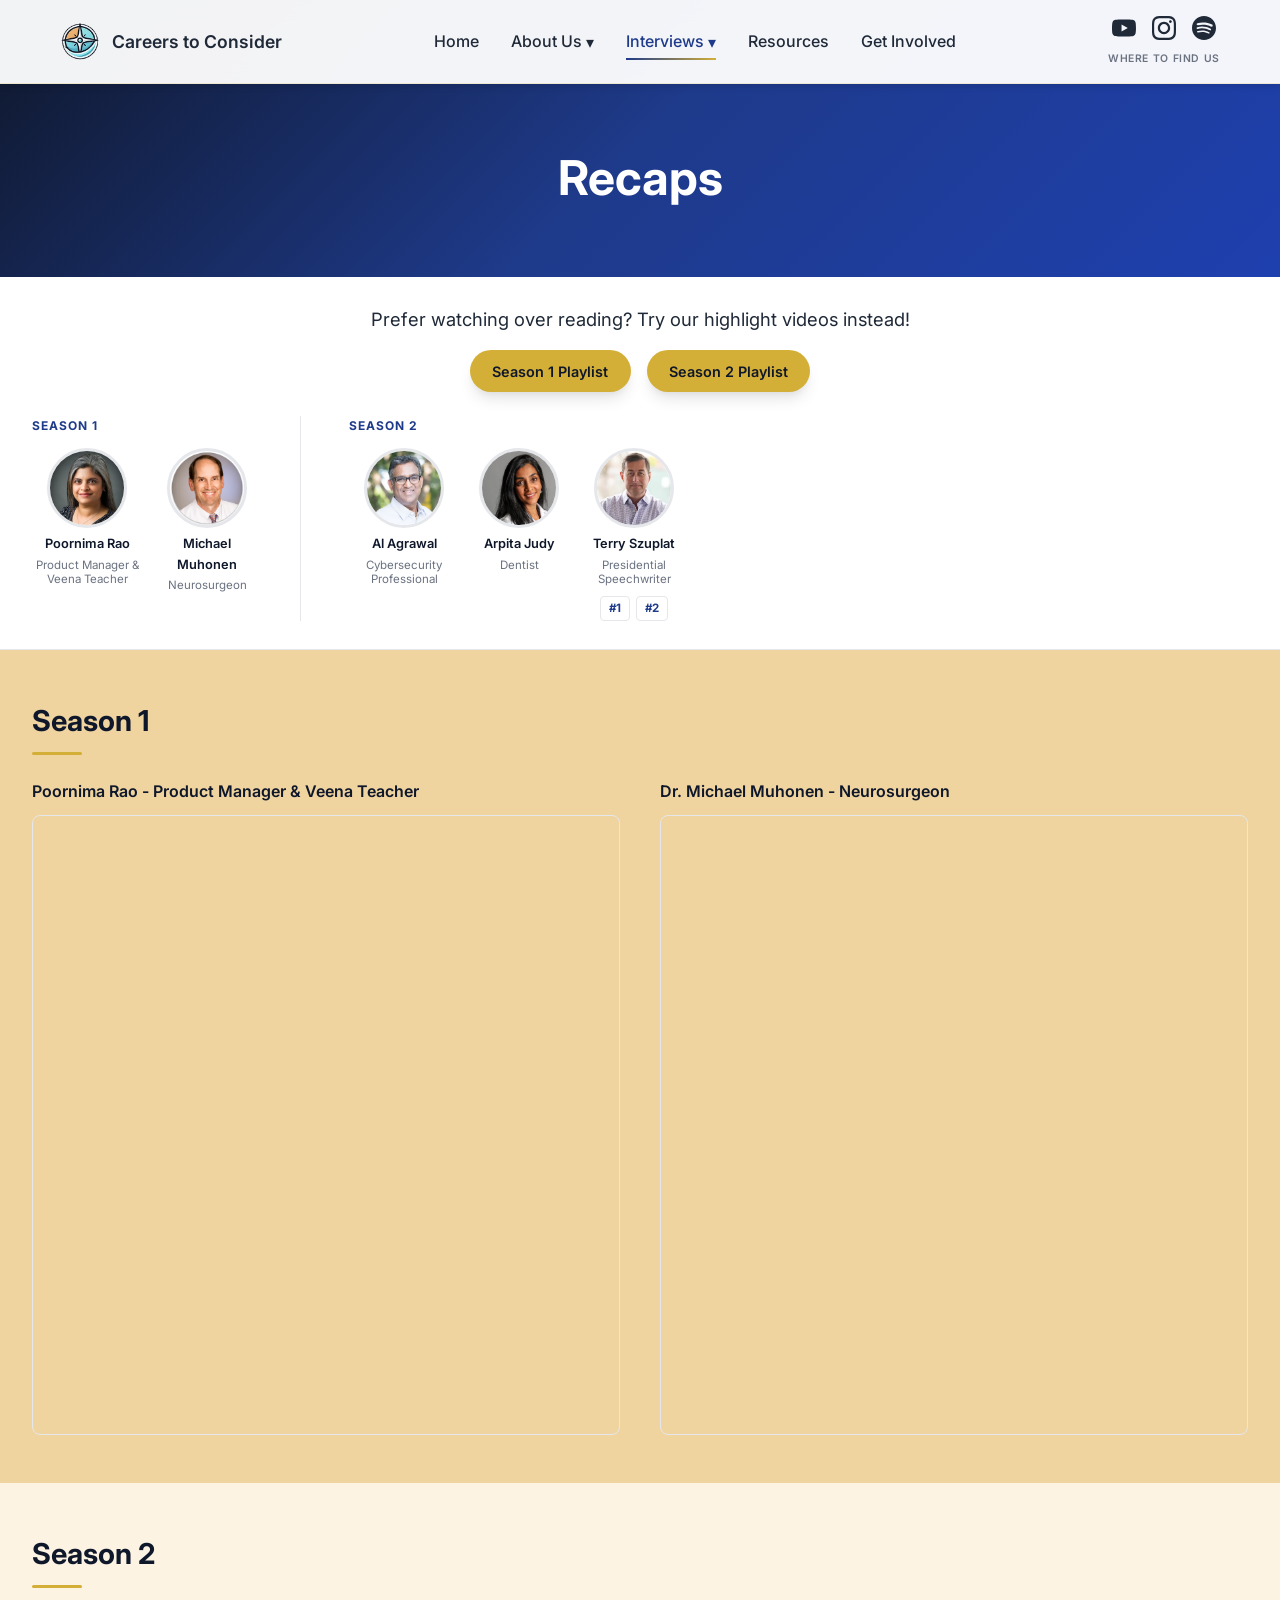
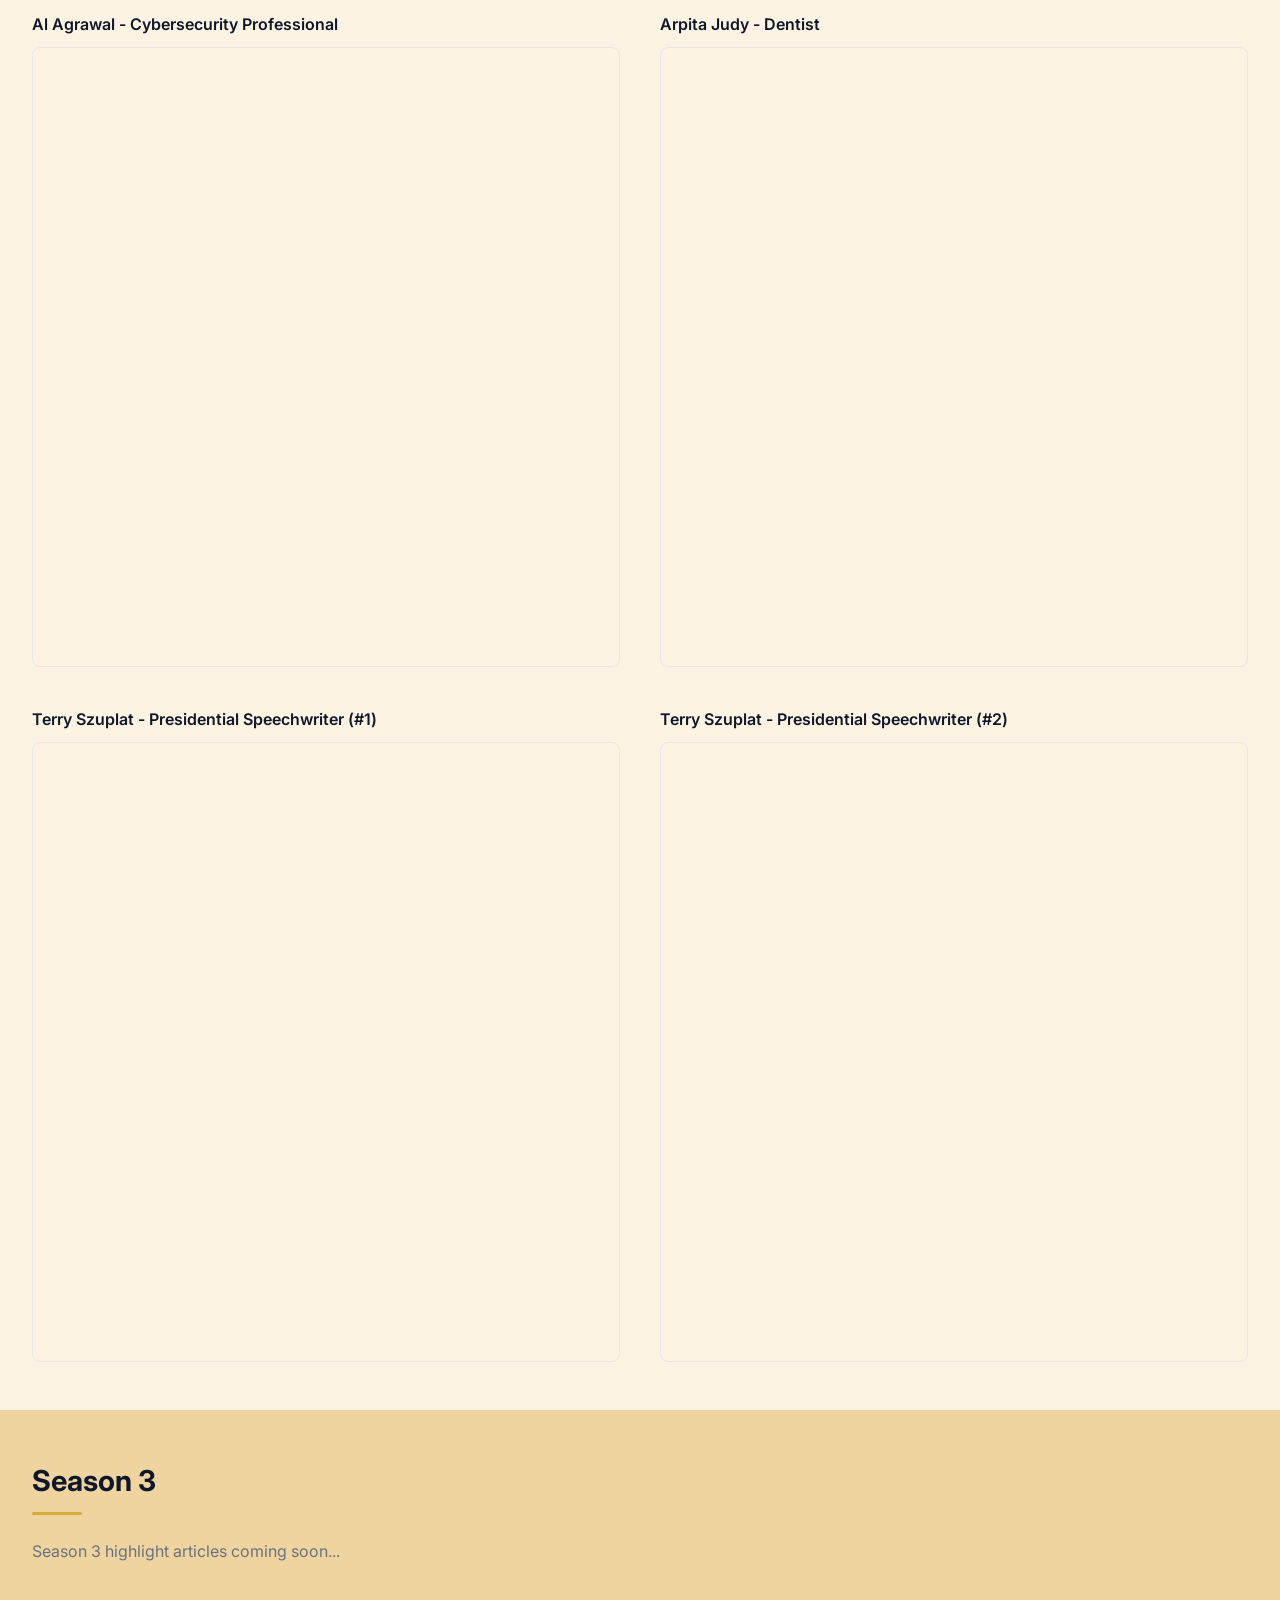
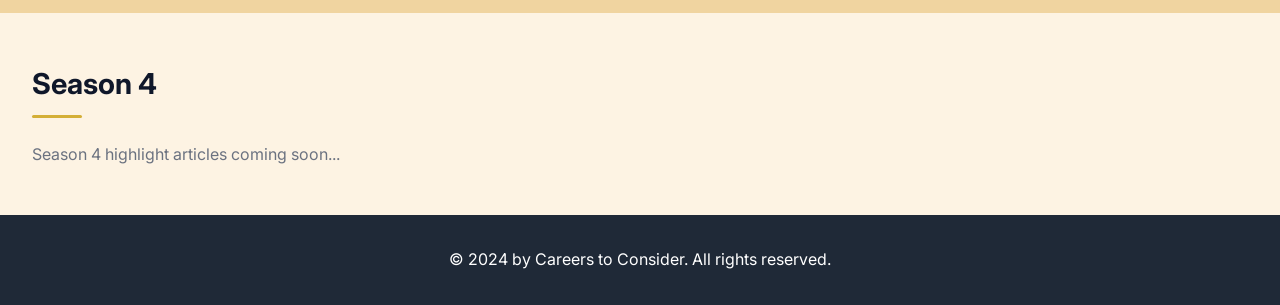
<file: highlight-articles.html>
<!DOCTYPE html>
<html lang="en">
<head>
    <meta charset="UTF-8">
    <meta name="viewport" content="width=device-width, initial-scale=1.0">
    <title>Recaps - Careers to Consider</title>
    <link rel="icon" href="Logo_-_Compass_Only__Centered___1_-removebg-preview.avif" type="image/avif">
    <link rel="stylesheet" href="styles.css">
    <link rel="preconnect" href="https://fonts.googleapis.com">
    <link rel="preconnect" href="https://fonts.gstatic.com" crossorigin>
    <link href="https://fonts.googleapis.com/css2?family=Inter:wght@300;400;500;600;700&display=swap" rel="stylesheet">
    <style>
        .highlight-season {
            padding: 48px 32px;
            background: #fdf3e3;
        }
        .highlight-season:nth-child(even) {
            background: #f0d4a0;
        }
        .highlight-season-inner {
            max-width: 1400px;
            margin: 0 auto;
        }
        .highlight-season-title {
            font-size: 1.8rem;
            font-weight: 700;
            color: var(--navy-blue);
            margin: 0 0 1.5rem 0;
            text-align: left;
        }
        .highlight-season-title::after {
            content: '';
            display: block;
            width: 50px;
            height: 3px;
            background: var(--gold-accent);
            margin-top: 0.5rem;
            border-radius: 2px;
        }
        .highlight-placeholder {
            color: var(--text-light);
            font-size: 1rem;
        }
        .highlight-divider {
            border: none;
            border-top: 1px solid #e5e7eb;
            margin: 0;
        }
        /* PFP nav row */
        .article-nav {
            display: flex;
            flex-wrap: wrap;
            gap: 1.25rem;
            margin-bottom: 2.5rem;
        }
        .article-nav-card {
            display: flex;
            flex-direction: column;
            align-items: center;
            gap: 0.4rem;
            text-decoration: none;
            cursor: pointer;
        }
        .article-nav-card:hover .article-nav-photo {
            border-color: var(--gold-accent);
            transform: scale(1.05);
        }
        .article-nav-photo {
            width: 80px;
            height: 80px;
            border-radius: 50%;
            object-fit: cover;
            border: 3px solid var(--border-color);
            transition: border-color 0.2s, transform 0.2s;
        }
        .article-nav-role {
            font-size: 0.72rem;
            color: var(--text-light);
            text-align: center;
            max-width: 110px;
            line-height: 1.25;
            margin-top: -0.2rem;
        }
        .article-nav-name {
            font-size: 0.8rem;
            font-weight: 600;
            color: var(--navy-blue);
            text-align: center;
            max-width: 90px;
        }
        /* Article grid */
        .article-grid {
            display: grid;
            grid-template-columns: repeat(auto-fill, minmax(420px, 1fr));
            gap: 2.5rem;
        }
        .article-card {
            display: flex;
            flex-direction: column;
            gap: 0.6rem;
            scroll-margin-top: 80px;
        }
        .article-label {
            font-size: 1rem;
            font-weight: 600;
            color: var(--navy-blue);
            margin: 0;
        }
        .article-embed {
            width: 100%;
            height: 620px;
            border: 1px solid var(--border-color);
            border-radius: 8px;
        }
    </style>
</head>
<body>
    <!-- Navigation -->
    <nav class="navbar">
        <div class="nav-container">
            <a href="index.html" class="nav-logo">
                <img src="Logo_-_Compass_Only__Centered___1_-removebg-preview.avif" alt="Careers to Consider Logo" class="logo-img">
                <span class="logo-text">Careers to Consider</span>
            </a>
            <button class="mobile-menu-toggle" aria-label="Toggle menu">
                <span></span>
                <span></span>
                <span></span>
            </button>
            <ul class="nav-menu">
                <li><a href="index.html" class="nav-link">Home</a></li>
                <li class="nav-dropdown">
                    <a href="about.html" class="nav-link dropdown-toggle">About Us <span class="dropdown-arrow">▾</span></a>
                    <ul class="dropdown-menu">
                        <li><a href="about.html" class="dropdown-link">Founders</a></li>
                        <li><a href="interns.html" class="dropdown-link">Interns</a></li>
                    </ul>
                </li>
                <li class="nav-dropdown">
                    <a href="highlight-articles.html" class="nav-link dropdown-toggle no-nav">Interviews <span class="dropdown-arrow">▾</span></a>
                    <ul class="dropdown-menu">
                        <li><a href="highlight-articles.html" class="dropdown-link">Recaps</a></li>
                        <li class="dropdown-submenu">
                            <a href="#" class="dropdown-link submenu-toggle">Full Interviews <span class="submenu-arrow">▸</span></a>
                            <ul class="submenu">
                                <li><a href="season1.html" class="dropdown-link">Season 1</a></li>
                                <li><a href="season2.html" class="dropdown-link">Season 2</a></li>
                                <li><a href="season3.html" class="dropdown-link">Season 3</a></li>
                                <li><a href="season4.html" class="dropdown-link">Season 4</a></li>
                            </ul>
                        </li>
                    </ul>
                </li>
                <li><a href="resources.html" class="nav-link">Resources</a></li>
                <li><a href="get-involved.html" class="nav-link">Get Involved</a></li>
            </ul>
            <div class="social-links-nav">
                <div class="social-icons-row">
                <a href="https://www.youtube.com/@CareerstoConsider" target="_blank" rel="noopener noreferrer" aria-label="YouTube">
                    <svg width="24" height="24" viewBox="0 0 24 24" fill="currentColor">
                        <path d="M23.498 6.186a3.016 3.016 0 0 0-2.122-2.136C19.505 3.545 12 3.545 12 3.545s-7.505 0-9.377.505A3.017 3.017 0 0 0 .502 6.186C0 8.07 0 12 0 12s0 3.93.502 5.814a3.016 3.016 0 0 0 2.122 2.136c1.871.505 9.376.505 9.376.505s7.505 0 9.377-.505a3.015 3.015 0 0 0 2.122-2.136C24 15.93 24 12 24 12s0-3.93-.502-5.814zM9.545 15.568V8.432L15.818 12l-6.273 3.568z"/>
                    </svg>
                </a>
                <a href="https://www.instagram.com/careers_2_consider/#" target="_blank" rel="noopener noreferrer" aria-label="Instagram">
                    <svg width="24" height="24" viewBox="0 0 24 24" fill="currentColor">
                        <path d="M12 2.163c3.204 0 3.584.012 4.85.07 3.252.148 4.771 1.691 4.919 4.919.058 1.265.069 1.645.069 4.849 0 3.205-.012 3.584-.069 4.849-.149 3.225-1.664 4.771-4.919 4.919-1.266.058-1.644.07-4.85.07-3.204 0-3.584-.012-4.849-.07-3.26-.149-4.771-1.699-4.919-4.92-.058-1.265-.07-1.644-.07-4.849 0-3.204.013-3.583.07-4.849.149-3.227 1.664-4.771 4.919-4.919 1.266-.057 1.645-.069 4.849-.069zm0-2.163c-3.259 0-3.667.014-4.947.072-4.358.2-6.78 2.618-6.98 6.98-.059 1.281-.073 1.689-.073 4.948 0 3.259.014 3.668.072 4.948.2 4.358 2.618 6.78 6.98 6.98 1.281.058 1.689.072 4.948.072 3.259 0 3.668-.014 4.948-.072 4.354-.2 6.782-2.618 6.979-6.98.059-1.28.073-1.689.073-4.948 0-3.259-.014-3.667-.072-4.947-.196-4.354-2.617-6.78-6.979-6.98-1.281-.059-1.69-.073-4.949-.073zm0 5.838c-3.403 0-6.162 2.759-6.162 6.162s2.759 6.163 6.162 6.163 6.162-2.759 6.162-6.163c0-3.403-2.759-6.162-6.162-6.162zm0 10.162c-2.209 0-4-1.79-4-4 0-2.209 1.791-4 4-4s4 1.791 4 4c0 2.21-1.791 4-4 4zm6.406-11.845c-.796 0-1.441.645-1.441 1.44s.645 1.44 1.441 1.44c.795 0 1.439-.645 1.439-1.44s-.644-1.44-1.439-1.44z"/>
                    </svg>
                </a>
                <a href="https://open.spotify.com/show/5vmxyUyTgrikfNQPQknKLu?si=xGbpuaUBRBmmk2PoJExhdA" target="_blank" rel="noopener noreferrer" aria-label="Spotify">
                    <svg width="24" height="24" viewBox="0 0 24 24" fill="currentColor">
                        <path d="M12 0C5.373 0 0 5.373 0 12s5.373 12 12 12 12-5.373 12-12S18.627 0 12 0zm5.516 17.318c-.214.354-.676.465-1.029.251-2.82-1.723-6.369-2.112-10.548-1.157-.402.092-.804-.157-.896-.559-.092-.402.157-.804.559-.896 4.571-1.045 8.492-.595 11.665 1.337.353.214.464.676.249 1.024zm1.47-3.27c-.27.438-.843.576-1.28.306-3.227-1.983-8.146-2.557-11.966-1.399-.494.149-1.016-.131-1.165-.625-.149-.494.131-1.016.625-1.165 4.361-1.323 9.78-.682 13.481 1.596.437.27.575.843.305 1.287zm.126-3.405C15.599 8.457 9.5 8.247 6.07 9.29c-.593.18-1.219-.155-1.399-.748-.18-.593.155-1.219.748-1.399C9.571 5.991 16.26 6.237 20.13 8.598c.537.32.713 1.014.393 1.551-.32.537-1.014.713-1.551.393l.14.101z"/>
                    </svg>
                </a>
                </div>
                <span class="social-nav-label">Where to find us</span>
            </div>
        </div>
    </nav>

    <!-- Page Header -->
    <section class="page-header">
        <div class="container">
            <h1 class="page-title">Recaps</h1>
        </div>
    </section>

    <!-- Video Playlists Banner + PFP Nav -->
    <section style="padding: 28px 32px; background: var(--light-bg); border-bottom: 1px solid var(--border-color);">
        <div style="max-width: 1400px; margin: 0 auto;">
            <!-- Playlist buttons -->
            <div style="text-align: center; margin-bottom: 1.5rem;">
                <p style="font-size: 1.15rem; color: var(--text-dark); margin-bottom: 1rem;">Prefer watching over reading? Try our highlight videos instead!</p>
                <div style="display: flex; gap: 1rem; justify-content: center; flex-wrap: wrap;">
                    <a href="https://www.youtube.com/playlist?list=PLNqOyTwR2FJs" target="_blank" rel="noopener noreferrer" class="cta-button" style="font-size: 0.9rem; padding: 0.6rem 1.4rem;">Season 1 Playlist</a>
                    <a href="https://www.youtube.com/playlist?list=PLZYzuBMX7i9o" target="_blank" rel="noopener noreferrer" class="cta-button" style="font-size: 0.9rem; padding: 0.6rem 1.4rem;">Season 2 Playlist</a>
                </div>
            </div>
            <!-- PFP nav split by season -->
            <div style="display: flex; gap: 3rem; flex-wrap: wrap;">
                <div>
                    <p style="font-size: 0.75rem; font-weight: 700; letter-spacing: 0.08em; text-transform: uppercase; color: var(--primary-color); margin: 0 0 0.75rem 0;">Season 1</p>
                    <div class="article-nav" style="margin-bottom: 0;">
                        <a class="article-nav-card" href="#article-poornima-rao">
                            <img src="season1_pfp/poornima_rao.jpg" alt="Poornima Rao" class="article-nav-photo">
                            <span class="article-nav-name">Poornima Rao</span>
                            <span class="article-nav-role">Product Manager &amp; Veena Teacher</span>
                        </a>
                        <a class="article-nav-card" href="#article-michael-muhonen">
                            <img src="season1_pfp/michael_muhonen.jpg" alt="Michael Muhonen" class="article-nav-photo">
                            <span class="article-nav-name">Michael Muhonen</span>
                            <span class="article-nav-role">Neurosurgeon</span>
                        </a>
                    </div>
                </div>
                <div style="width: 1px; background: var(--border-color); align-self: stretch;"></div>
                <div>
                    <p style="font-size: 0.75rem; font-weight: 700; letter-spacing: 0.08em; text-transform: uppercase; color: var(--primary-color); margin: 0 0 0.75rem 0;">Season 2</p>
                    <div class="article-nav" style="margin-bottom: 0;">
                        <a class="article-nav-card" href="#article-al-agrawal">
                            <img src="season2_pfp/Al_Agarwal.avif" alt="Al Agrawal" class="article-nav-photo">
                            <span class="article-nav-name">Al Agrawal</span>
                            <span class="article-nav-role">Cybersecurity Professional</span>
                        </a>
                        <a class="article-nav-card" href="#article-arpita-judy">
                            <img src="season2_pfp/Arpita_Judy.avif" alt="Arpita Judy" class="article-nav-photo">
                            <span class="article-nav-name">Arpita Judy</span>
                            <span class="article-nav-role">Dentist</span>
                        </a>
                        <div class="article-nav-card" style="cursor: default;">
                            <a href="#article-terry-szuplat-1" style="display: flex; flex-direction: column; align-items: center; gap: 0.4rem; text-decoration: none;">
                                <img src="season2_pfp/Terry_Szuplat.avif" alt="Terry Szuplat" class="article-nav-photo">
                                <span class="article-nav-name">Terry Szuplat</span>
                            <span class="article-nav-role">Presidential Speechwriter</span>
                            </a>
                            <div style="display: flex; gap: 0.4rem; margin-top: 0.2rem;">
                                <a href="#article-terry-szuplat-1" style="font-size: 0.72rem; font-weight: 700; color: var(--primary-color); background: var(--light-bg); border: 1px solid var(--border-color); border-radius: 4px; padding: 0.15rem 0.5rem; text-decoration: none;">#1</a>
                                <a href="#article-terry-szuplat-2" style="font-size: 0.72rem; font-weight: 700; color: var(--primary-color); background: var(--light-bg); border: 1px solid var(--border-color); border-radius: 4px; padding: 0.15rem 0.5rem; text-decoration: none;">#2</a>
                            </div>
                        </div>
                    </div>
                </div>
            </div>
        </div>
    </section>

    <!-- Season 1 -->
    <section class="highlight-season">
        <div class="highlight-season-inner">
            <h2 class="highlight-season-title">Season 1</h2>
            <div>
            <div class="article-grid">
                <div class="article-card" id="article-poornima-rao">
                    <p class="article-label">Poornima Rao - Product Manager &amp; Veena Teacher</p>
                    <iframe src="Highlight%20Articles%20Season%201/Poornima%20Rao%20HV%20Article%20%231%20Only%20Formatted.pdf#toolbar=0&navpanes=0" class="article-embed" title="Poornima Rao Highlight Article"></iframe>
                </div>
                <div class="article-card" id="article-michael-muhonen">
                    <p class="article-label">Dr. Michael Muhonen - Neurosurgeon</p>
                    <iframe src="Highlight%20Articles%20Season%201/Michael%20Muhonen%20HV%20article%20Formatted%20Only.pdf#toolbar=0&navpanes=0" class="article-embed" title="Michael Muhonen Highlight Article"></iframe>
                </div>
            </div>
        </div>
    </section>


    <!-- Season 2 -->
    <section class="highlight-season">
        <div class="highlight-season-inner">
            <h2 class="highlight-season-title">Season 2</h2>
            <div class="article-grid">
                <div class="article-card" id="article-al-agrawal">
                    <p class="article-label">Al Agrawal - Cybersecurity Professional</p>
                    <iframe src="Highlight%20Articles%20Season%202/Al%20Agrawal%20HV%20Article%20Only%20Formatted.pdf#toolbar=0&navpanes=0" class="article-embed" title="Al Agrawal Highlight Article"></iframe>
                </div>
                <div class="article-card" id="article-arpita-judy">
                    <p class="article-label">Arpita Judy - Dentist</p>
                    <iframe src="Highlight%20Articles%20Season%202/Arpita%20Judy%20HV%20Article%20Only%20Formatted.pdf#toolbar=0&navpanes=0" class="article-embed" title="Arpita Judy Highlight Article"></iframe>
                </div>
                <div class="article-card" id="article-terry-szuplat-1">
                    <p class="article-label">Terry Szuplat - Presidential Speechwriter (#1)</p>
                    <iframe src="Highlight%20Articles%20Season%202/Terry%20Szuplat%20%231%20HV%20Article%20Only%20Formatted.pdf#toolbar=0&navpanes=0" class="article-embed" title="Terry Szuplat Highlight Article 1"></iframe>
                </div>
                <div class="article-card" id="article-terry-szuplat-2">
                    <p class="article-label">Terry Szuplat - Presidential Speechwriter (#2)</p>
                    <iframe src="Highlight%20Articles%20Season%202/Terry%20Szuplat%20%232%20HV%20Article%20Only%20Formatted.pdf#toolbar=0&navpanes=0" class="article-embed" title="Terry Szuplat Highlight Article 2"></iframe>
                </div>
            </div>
        </div>
    </section>


    <!-- Season 3 -->
    <section class="highlight-season">
        <div class="highlight-season-inner">
            <h2 class="highlight-season-title">Season 3</h2>
            <p class="highlight-placeholder">Season 3 highlight articles coming soon...</p>
        </div>
    </section>


    <!-- Season 4 -->
    <section class="highlight-season">
        <div class="highlight-season-inner">
            <h2 class="highlight-season-title">Season 4</h2>
            <p class="highlight-placeholder">Season 4 highlight articles coming soon...</p>
        </div>
    </section>

    <!-- Footer -->
    <footer class="footer">
        <div class="container">
            <p>&copy; 2024 by Careers to Consider. All rights reserved.</p>
        </div>
    </footer>

    <script src="script.js"></script>
    <script>
        document.querySelectorAll('a[href^="#article-"]').forEach(function(link) {
            link.addEventListener('click', function(e) {
                e.preventDefault();
                var target = document.querySelector(this.getAttribute('href'));
                if (target) {
                    var offset = target.getBoundingClientRect().top + window.scrollY - 90;
                    window.scrollTo({ top: offset, behavior: 'smooth' });
                }
            });
        });
    </script>
</body>
</html>
</file>
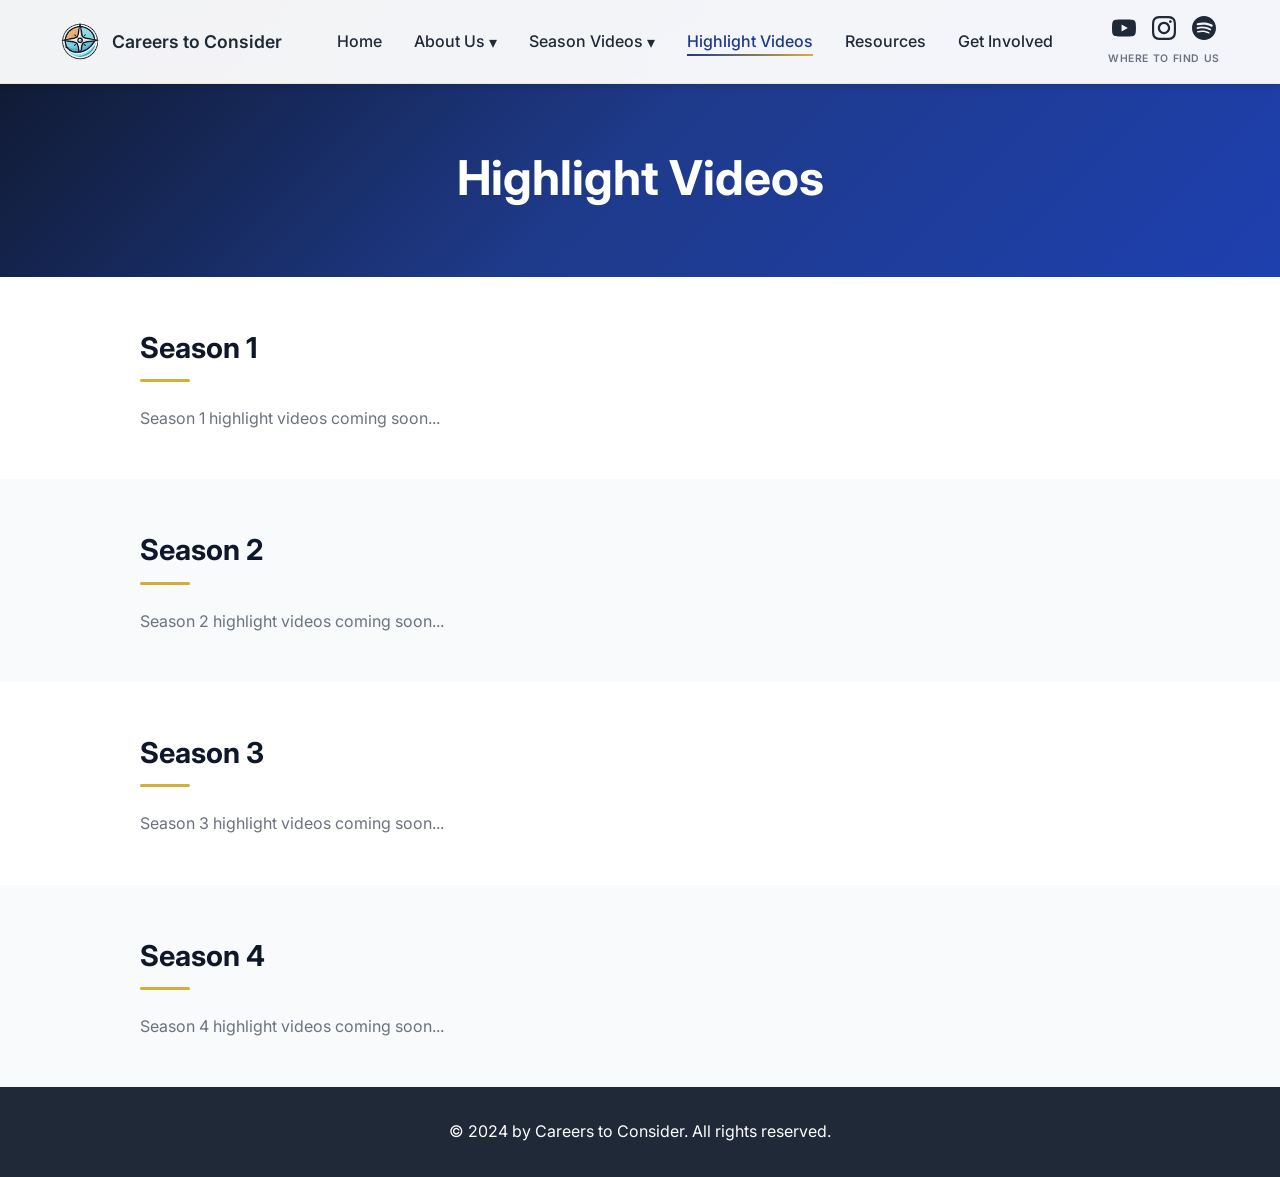
<file: highlight-videos.html>
<!DOCTYPE html>
<html lang="en">
<head>
    <meta charset="UTF-8">
    <meta name="viewport" content="width=device-width, initial-scale=1.0">
    <title>Highlight Videos - Careers to Consider</title>
    <link rel="icon" href="Logo_-_Compass_Only__Centered___1_-removebg-preview.avif" type="image/avif">
    <link rel="stylesheet" href="styles.css">
    <link rel="preconnect" href="https://fonts.googleapis.com">
    <link rel="preconnect" href="https://fonts.gstatic.com" crossorigin>
    <link href="https://fonts.googleapis.com/css2?family=Inter:wght@300;400;500;600;700&display=swap" rel="stylesheet">
    <style>
        .highlight-season {
            padding: 48px 20px;
        }
        .highlight-season:nth-child(even) {
            background: var(--bg-light, #f8f9fa);
        }
        .highlight-season-inner {
            max-width: 1000px;
            margin: 0 auto;
        }
        .highlight-season-title {
            font-size: 1.8rem;
            font-weight: 700;
            color: var(--navy-blue);
            margin: 0 0 1.5rem 0;
        }
        .highlight-season-title::after {
            content: '';
            display: block;
            width: 50px;
            height: 3px;
            background: var(--gold-accent);
            margin-top: 0.5rem;
            border-radius: 2px;
        }
        .highlight-placeholder {
            color: var(--text-light);
            font-size: 1rem;
        }
        .highlight-divider {
            border: none;
            border-top: 1px solid #e5e7eb;
            margin: 0;
        }
    </style>
</head>
<body>
    <!-- Navigation -->
    <nav class="navbar">
        <div class="nav-container">
            <a href="index.html" class="nav-logo">
                <img src="Logo_-_Compass_Only__Centered___1_-removebg-preview.avif" alt="Careers to Consider Logo" class="logo-img">
                <span class="logo-text">Careers to Consider</span>
            </a>
            <button class="mobile-menu-toggle" aria-label="Toggle menu">
                <span></span>
                <span></span>
                <span></span>
            </button>
            <ul class="nav-menu">
                <li><a href="index.html" class="nav-link">Home</a></li>
                <li class="nav-dropdown">
                    <a href="about.html" class="nav-link dropdown-toggle">About Us <span class="dropdown-arrow">▾</span></a>
                    <ul class="dropdown-menu">
                        <li><a href="about.html" class="dropdown-link">Founders</a></li>
                        <li><a href="interns.html" class="dropdown-link">Interns</a></li>
                    </ul>
                </li>
                <li class="nav-dropdown">
                    <a href="season3.html" class="nav-link dropdown-toggle">Season Videos <span class="dropdown-arrow">▾</span></a>
                    <ul class="dropdown-menu">
                        <li><a href="season3.html" class="dropdown-link">Season 3</a></li>
                        <li><a href="season2.html" class="dropdown-link">Season 2</a></li>
                        <li><a href="season1.html" class="dropdown-link">Season 1</a></li>
                    </ul>
                </li>
                <li><a href="highlight-videos.html" class="nav-link active">Highlight Videos</a></li>
                <li><a href="resources.html" class="nav-link">Resources</a></li>
                <li><a href="get-involved.html" class="nav-link">Get Involved</a></li>
            </ul>
            <div class="social-links-nav">
                <div class="social-icons-row">
                <a href="https://www.youtube.com/@CareerstoConsider" target="_blank" rel="noopener noreferrer" aria-label="YouTube">
                    <svg width="24" height="24" viewBox="0 0 24 24" fill="currentColor">
                        <path d="M23.498 6.186a3.016 3.016 0 0 0-2.122-2.136C19.505 3.545 12 3.545 12 3.545s-7.505 0-9.377.505A3.017 3.017 0 0 0 .502 6.186C0 8.07 0 12 0 12s0 3.93.502 5.814a3.016 3.016 0 0 0 2.122 2.136c1.871.505 9.376.505 9.376.505s7.505 0 9.377-.505a3.015 3.015 0 0 0 2.122-2.136C24 15.93 24 12 24 12s0-3.93-.502-5.814zM9.545 15.568V8.432L15.818 12l-6.273 3.568z"/>
                    </svg>
                </a>
                <a href="https://www.instagram.com/careers_2_consider/#" target="_blank" rel="noopener noreferrer" aria-label="Instagram">
                    <svg width="24" height="24" viewBox="0 0 24 24" fill="currentColor">
                        <path d="M12 2.163c3.204 0 3.584.012 4.85.07 3.252.148 4.771 1.691 4.919 4.919.058 1.265.069 1.645.069 4.849 0 3.205-.012 3.584-.069 4.849-.149 3.225-1.664 4.771-4.919 4.919-1.266.058-1.644.07-4.85.07-3.204 0-3.584-.012-4.849-.07-3.26-.149-4.771-1.699-4.919-4.92-.058-1.265-.07-1.644-.07-4.849 0-3.204.013-3.583.07-4.849.149-3.227 1.664-4.771 4.919-4.919 1.266-.057 1.645-.069 4.849-.069zm0-2.163c-3.259 0-3.667.014-4.947.072-4.358.2-6.78 2.618-6.98 6.98-.059 1.281-.073 1.689-.073 4.948 0 3.259.014 3.668.072 4.948.2 4.358 2.618 6.78 6.98 6.98 1.281.058 1.689.072 4.948.072 3.259 0 3.668-.014 4.948-.072 4.354-.2 6.782-2.618 6.979-6.98.059-1.28.073-1.689.073-4.948 0-3.259-.014-3.667-.072-4.947-.196-4.354-2.617-6.78-6.979-6.98-1.281-.059-1.69-.073-4.949-.073zm0 5.838c-3.403 0-6.162 2.759-6.162 6.162s2.759 6.163 6.162 6.163 6.162-2.759 6.162-6.163c0-3.403-2.759-6.162-6.162-6.162zm0 10.162c-2.209 0-4-1.79-4-4 0-2.209 1.791-4 4-4s4 1.791 4 4c0 2.21-1.791 4-4 4zm6.406-11.845c-.796 0-1.441.645-1.441 1.44s.645 1.44 1.441 1.44c.795 0 1.439-.645 1.439-1.44s-.644-1.44-1.439-1.44z"/>
                    </svg>
                </a>
                <a href="https://open.spotify.com/show/5vmxyUyTgrikfNQPQknKLu?si=xGbpuaUBRBmmk2PoJExhdA" target="_blank" rel="noopener noreferrer" aria-label="Spotify">
                    <svg width="24" height="24" viewBox="0 0 24 24" fill="currentColor">
                        <path d="M12 0C5.373 0 0 5.373 0 12s5.373 12 12 12 12-5.373 12-12S18.627 0 12 0zm5.516 17.318c-.214.354-.676.465-1.029.251-2.82-1.723-6.369-2.112-10.548-1.157-.402.092-.804-.157-.896-.559-.092-.402.157-.804.559-.896 4.571-1.045 8.492-.595 11.665 1.337.353.214.464.676.249 1.024zm1.47-3.27c-.27.438-.843.576-1.28.306-3.227-1.983-8.146-2.557-11.966-1.399-.494.149-1.016-.131-1.165-.625-.149-.494.131-1.016.625-1.165 4.361-1.323 9.78-.682 13.481 1.596.437.27.575.843.305 1.287zm.126-3.405C15.599 8.457 9.5 8.247 6.07 9.29c-.593.18-1.219-.155-1.399-.748-.18-.593.155-1.219.748-1.399C9.571 5.991 16.26 6.237 20.13 8.598c.537.32.713 1.014.393 1.551-.32.537-1.014.713-1.551.393l.14.101z"/>
                    </svg>
                </a>
                </div>
                <span class="social-nav-label">Where to find us</span>
            </div>
        </div>
    </nav>

    <!-- Page Header -->
    <section class="page-header">
        <div class="container">
            <h1 class="page-title">Highlight Videos</h1>
        </div>
    </section>

    <!-- Season 1 -->
    <section class="highlight-season">
        <div class="highlight-season-inner">
            <h2 class="highlight-season-title">Season 1</h2>
            <p class="highlight-placeholder">Season 1 highlight videos coming soon...</p>
        </div>
    </section>


    <!-- Season 2 -->
    <section class="highlight-season">
        <div class="highlight-season-inner">
            <h2 class="highlight-season-title">Season 2</h2>
            <p class="highlight-placeholder">Season 2 highlight videos coming soon...</p>
        </div>
    </section>


    <!-- Season 3 -->
    <section class="highlight-season">
        <div class="highlight-season-inner">
            <h2 class="highlight-season-title">Season 3</h2>
            <p class="highlight-placeholder">Season 3 highlight videos coming soon...</p>
        </div>
    </section>


    <!-- Season 4 -->
    <section class="highlight-season">
        <div class="highlight-season-inner">
            <h2 class="highlight-season-title">Season 4</h2>
            <p class="highlight-placeholder">Season 4 highlight videos coming soon...</p>
        </div>
    </section>

    <!-- Footer -->
    <footer class="footer">
        <div class="container">
            <p>&copy; 2024 by Careers to Consider. All rights reserved.</p>
        </div>
    </footer>

    <script src="script.js"></script>
</body>
</html>
</file>
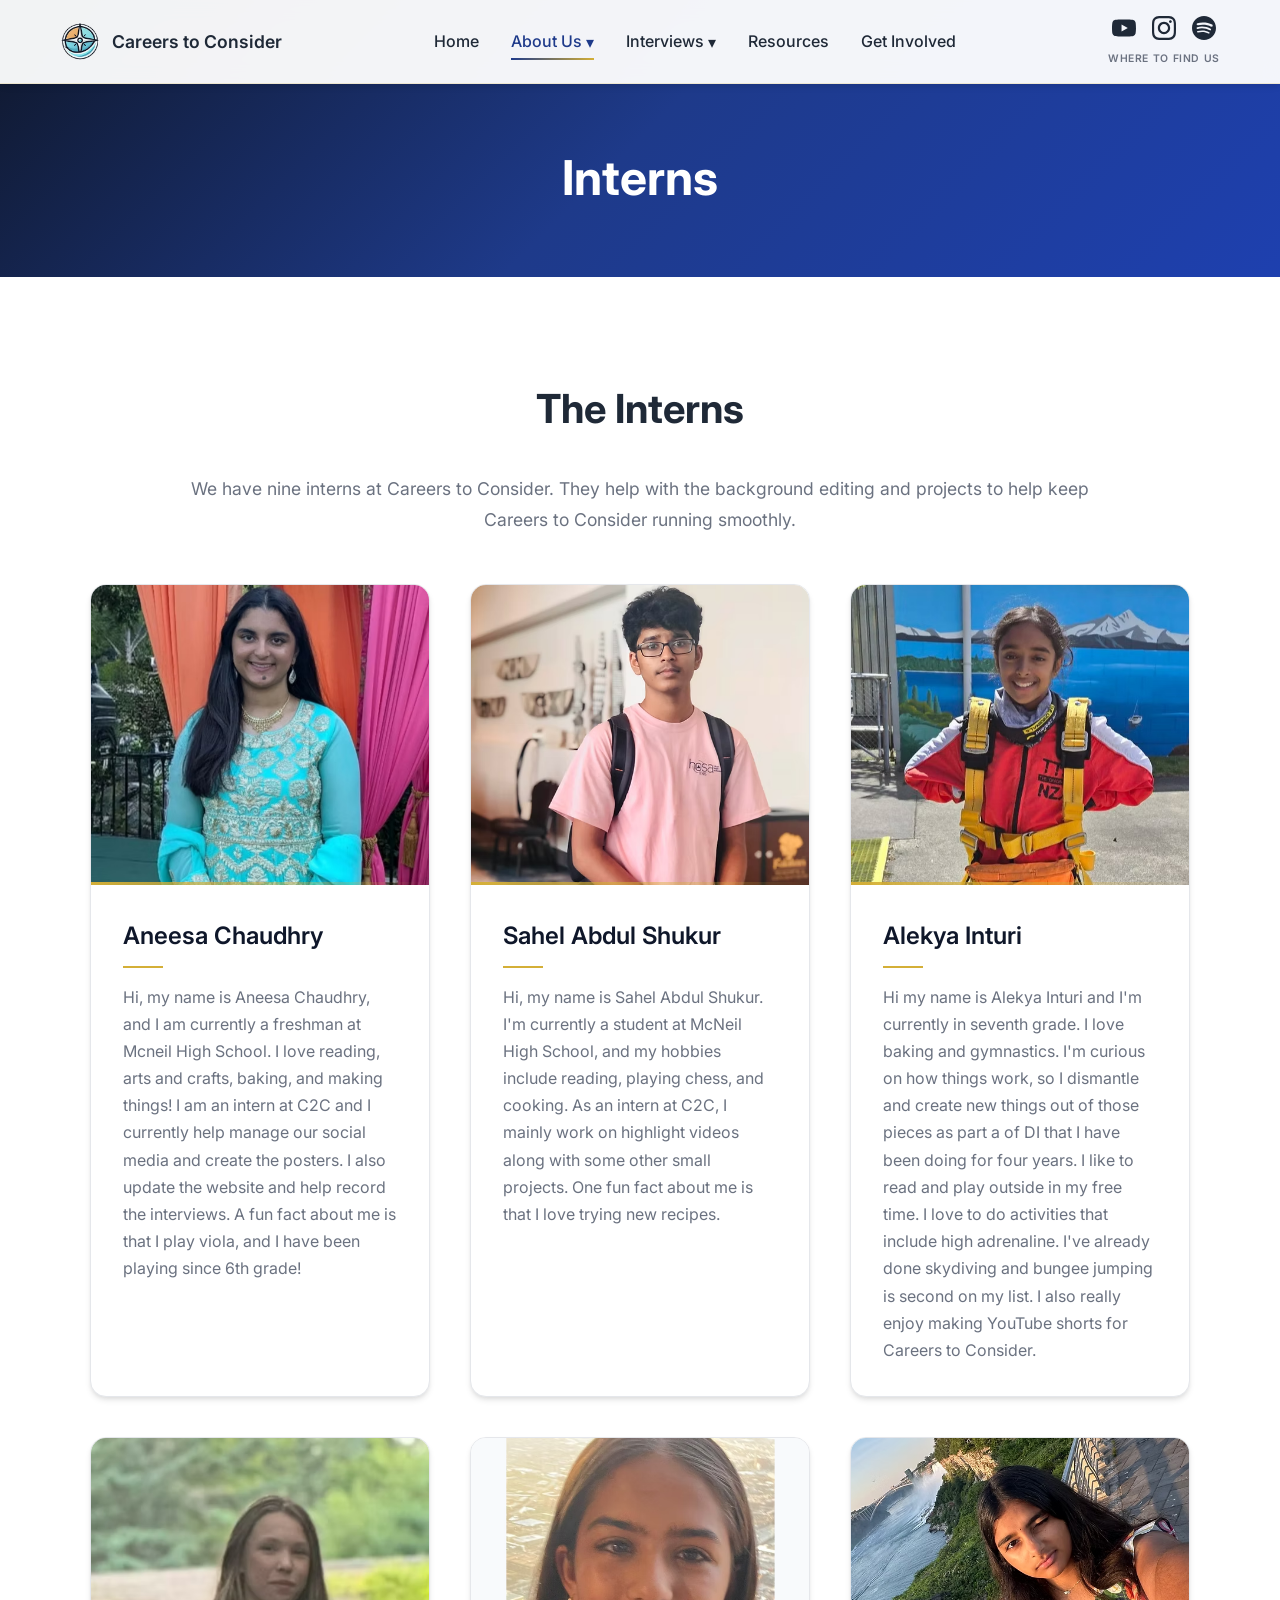
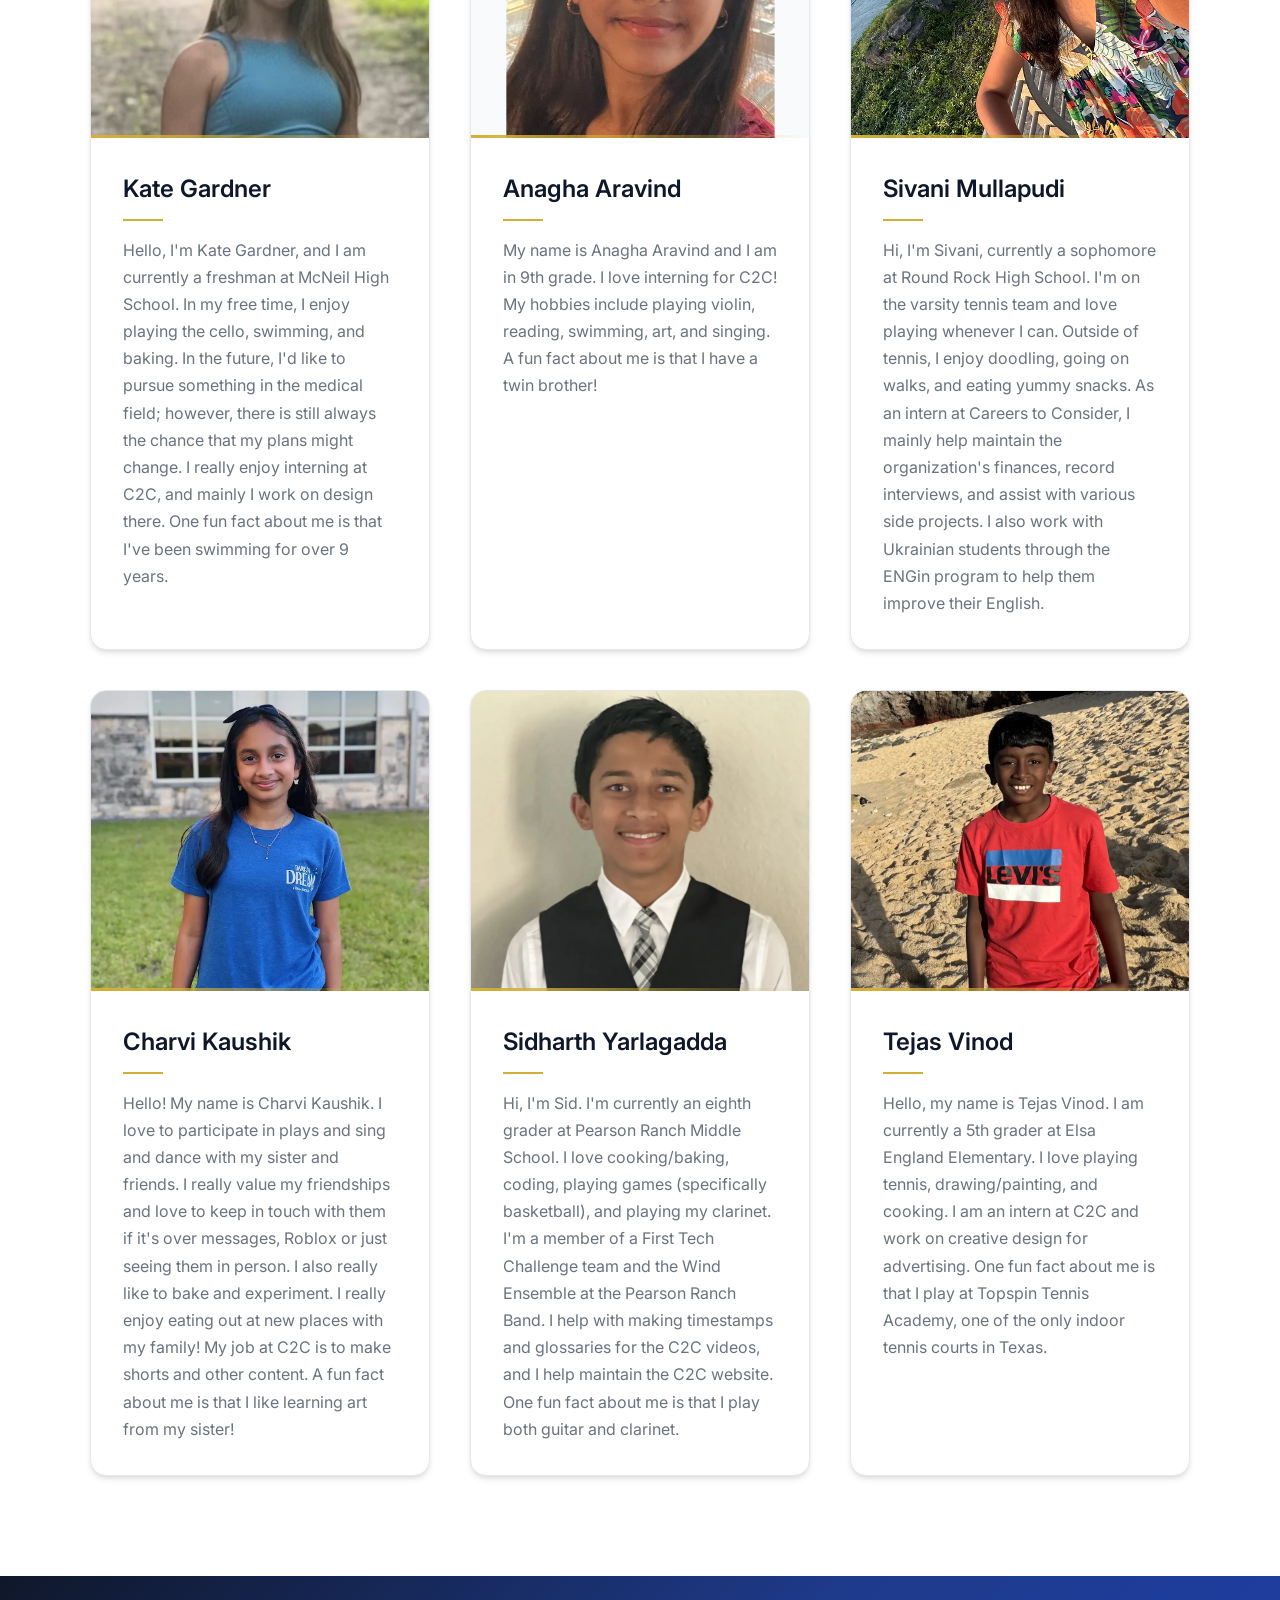
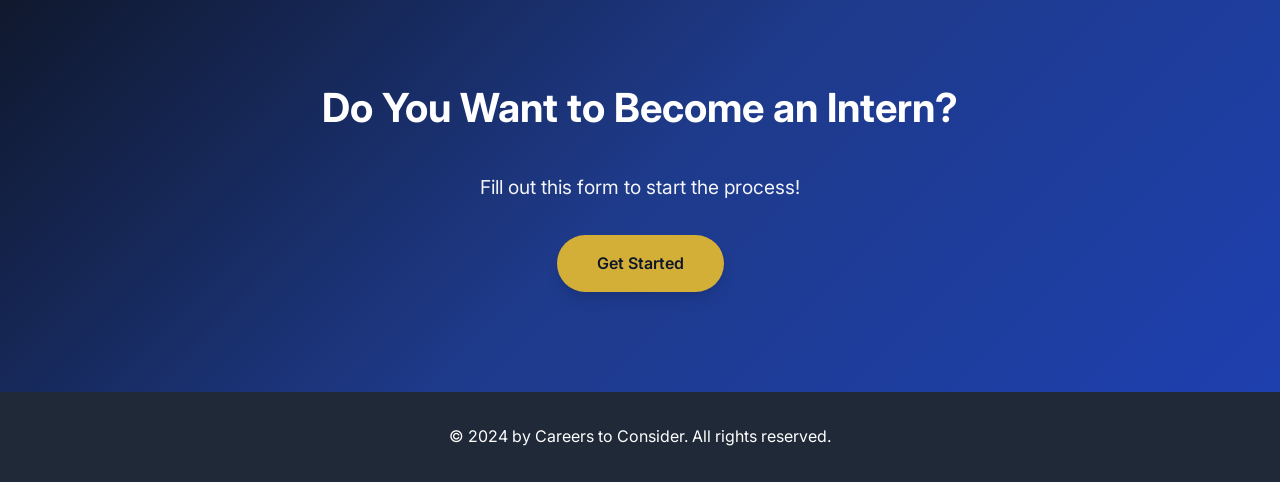
<file: interns.html>
<!DOCTYPE html>
<html lang="en">
<head>
    <meta charset="UTF-8">
    <meta name="viewport" content="width=device-width, initial-scale=1.0">
    <title>Interns - Careers to Consider</title>
    <link rel="icon" href="Logo_-_Compass_Only__Centered___1_-removebg-preview.avif" type="image/avif">
    <link rel="stylesheet" href="styles.css">
    <link rel="preconnect" href="https://fonts.googleapis.com">
    <link rel="preconnect" href="https://fonts.gstatic.com" crossorigin>
    <link href="https://fonts.googleapis.com/css2?family=Inter:wght@300;400;500;600;700&display=swap" rel="stylesheet">
</head>
<body>
    <!-- Navigation -->
    <nav class="navbar">
        <div class="nav-container">
            <a href="index.html" class="nav-logo">
                <img src="Logo_-_Compass_Only__Centered___1_-removebg-preview.avif" alt="Careers to Consider Logo" class="logo-img">
                <span class="logo-text">Careers to Consider</span>
            </a>
            <button class="mobile-menu-toggle" aria-label="Toggle menu">
                <span></span>
                <span></span>
                <span></span>
            </button>
            <ul class="nav-menu">
                <li><a href="index.html" class="nav-link">Home</a></li>
                <li class="nav-dropdown">
                    <a href="about.html" class="nav-link dropdown-toggle">About Us <span class="dropdown-arrow">▾</span></a>
                    <ul class="dropdown-menu">
                        <li><a href="about.html" class="dropdown-link">Founders</a></li>
                        <li><a href="interns.html" class="dropdown-link">Interns</a></li>
                    </ul>
                </li>
                <li class="nav-dropdown">
                    <a href="highlight-articles.html" class="nav-link dropdown-toggle no-nav">Interviews <span class="dropdown-arrow">▾</span></a>
                    <ul class="dropdown-menu">
                        <li><a href="highlight-articles.html" class="dropdown-link">Recaps</a></li>
                        <li class="dropdown-submenu">
                            <a href="#" class="dropdown-link submenu-toggle">Full Interviews <span class="submenu-arrow">▸</span></a>
                            <ul class="submenu">
                                <li><a href="season1.html" class="dropdown-link">Season 1</a></li>
                                <li><a href="season2.html" class="dropdown-link">Season 2</a></li>
                                <li><a href="season3.html" class="dropdown-link">Season 3</a></li>
                                <li><a href="season4.html" class="dropdown-link">Season 4</a></li>
                            </ul>
                        </li>
                    </ul>
                </li>
                <li><a href="resources.html" class="nav-link">Resources</a></li>
                <li><a href="get-involved.html" class="nav-link">Get Involved</a></li>
            </ul>
            <div class="social-links-nav">
                <div class="social-icons-row">
                <a href="https://www.youtube.com/@CareerstoConsider" target="_blank" rel="noopener noreferrer" aria-label="YouTube">
                    <svg width="24" height="24" viewBox="0 0 24 24" fill="currentColor">
                        <path d="M23.498 6.186a3.016 3.016 0 0 0-2.122-2.136C19.505 3.545 12 3.545 12 3.545s-7.505 0-9.377.505A3.017 3.017 0 0 0 .502 6.186C0 8.07 0 12 0 12s0 3.93.502 5.814a3.016 3.016 0 0 0 2.122 2.136c1.871.505 9.376.505 9.376.505s7.505 0 9.377-.505a3.015 3.015 0 0 0 2.122-2.136C24 15.93 24 12 24 12s0-3.93-.502-5.814zM9.545 15.568V8.432L15.818 12l-6.273 3.568z"/>
                    </svg>
                </a>
                <a href="https://www.instagram.com/careers_2_consider/#" target="_blank" rel="noopener noreferrer" aria-label="Instagram">
                    <svg width="24" height="24" viewBox="0 0 24 24" fill="currentColor">
                        <path d="M12 2.163c3.204 0 3.584.012 4.85.07 3.252.148 4.771 1.691 4.919 4.919.058 1.265.069 1.645.069 4.849 0 3.205-.012 3.584-.069 4.849-.149 3.225-1.664 4.771-4.919 4.919-1.266.058-1.644.07-4.85.07-3.204 0-3.584-.012-4.849-.07-3.26-.149-4.771-1.699-4.919-4.92-.058-1.265-.07-1.644-.07-4.849 0-3.204.013-3.583.07-4.849.149-3.227 1.664-4.771 4.919-4.919 1.266-.057 1.645-.069 4.849-.069zm0-2.163c-3.259 0-3.667.014-4.947.072-4.358.2-6.78 2.618-6.98 6.98-.059 1.281-.073 1.689-.073 4.948 0 3.259.014 3.668.072 4.948.2 4.358 2.618 6.78 6.98 6.98 1.281.058 1.689.072 4.948.072 3.259 0 3.668-.014 4.948-.072 4.354-.2 6.782-2.618 6.979-6.98.059-1.28.073-1.689.073-4.948 0-3.259-.014-3.667-.072-4.947-.196-4.354-2.617-6.78-6.979-6.98-1.281-.059-1.69-.073-4.949-.073zm0 5.838c-3.403 0-6.162 2.759-6.162 6.162s2.759 6.163 6.162 6.163 6.162-2.759 6.162-6.163c0-3.403-2.759-6.162-6.162-6.162zm0 10.162c-2.209 0-4-1.79-4-4 0-2.209 1.791-4 4-4s4 1.791 4 4c0 2.21-1.791 4-4 4zm6.406-11.845c-.796 0-1.441.645-1.441 1.44s.645 1.44 1.441 1.44c.795 0 1.439-.645 1.439-1.44s-.644-1.44-1.439-1.44z"/>
                    </svg>
                </a>
                <a href="https://open.spotify.com/show/5vmxyUyTgrikfNQPQknKLu?si=xGbpuaUBRBmmk2PoJExhdA" target="_blank" rel="noopener noreferrer" aria-label="Spotify">
                    <svg width="24" height="24" viewBox="0 0 24 24" fill="currentColor">
                        <path d="M12 0C5.373 0 0 5.373 0 12s5.373 12 12 12 12-5.373 12-12S18.627 0 12 0zm5.516 17.318c-.214.354-.676.465-1.029.251-2.82-1.723-6.369-2.112-10.548-1.157-.402.092-.804-.157-.896-.559-.092-.402.157-.804.559-.896 4.571-1.045 8.492-.595 11.665 1.337.353.214.464.676.249 1.024zm1.47-3.27c-.27.438-.843.576-1.28.306-3.227-1.983-8.146-2.557-11.966-1.399-.494.149-1.016-.131-1.165-.625-.149-.494.131-1.016.625-1.165 4.361-1.323 9.78-.682 13.481 1.596.437.27.575.843.305 1.287zm.126-3.405C15.599 8.457 9.5 8.247 6.07 9.29c-.593.18-1.219-.155-1.399-.748-.18-.593.155-1.219.748-1.399C9.571 5.991 16.26 6.237 20.13 8.598c.537.32.713 1.014.393 1.551-.32.537-1.014.713-1.551.393l.14.101z"/>
                    </svg>
                </a>
                </div>
                <span class="social-nav-label">Where to find us</span>
            </div>
        </div>
    </nav>

    <!-- Page Header -->
    <section class="page-header">
        <div class="container">
            <h1 class="page-title">Interns</h1>
        </div>
    </section>

    <!-- Interns Section -->
    <section class="about-section">
        <div class="container">
            <h2 class="section-title">The Interns</h2>
            <div class="team-intro">
                <p>We have nine interns at Careers to Consider. They help with the background editing and projects to help keep Careers to Consider running smoothly.</p>
            </div>
            <div class="team-members-grid">
                <!-- Aneesa Chaudhry -->
                <div class="team-member-card">
                    <div class="team-member-image">
                        <img src="intern_pfp/intern1.avif" alt="Aneesa Chaudhry" class="member-photo">
                    </div>
                    <div class="team-member-info">
                        <h3 class="member-name">Aneesa Chaudhry</h3>
                        <p class="member-description">Hi, my name is Aneesa Chaudhry, and I am currently a freshman at Mcneil High School. I love reading, arts and crafts, baking, and making things! I am an intern at C2C and I currently help manage our social media and create the posters. I also update the website and help record the interviews. A fun fact about me is that I play viola, and I have been playing since 6th grade!</p>
                    </div>
                </div>

                <!-- Sahel Abdul Shukur -->
                <div class="team-member-card">
                    <div class="team-member-image">
                        <img src="intern_pfp/intern2.avif" alt="Sahel Abdul Shukur" class="member-photo">
                    </div>
                    <div class="team-member-info">
                        <h3 class="member-name">Sahel Abdul Shukur</h3>
                        <p class="member-description">Hi, my name is Sahel Abdul Shukur. I'm currently a student at McNeil High School, and my hobbies include reading, playing chess, and cooking. As an intern at C2C, I mainly work on highlight videos along with some other small projects. One fun fact about me is that I love trying new recipes.</p>
                    </div>
                </div>

                <!-- Alekya Inturi -->
                <div class="team-member-card">
                    <div class="team-member-image">
                        <img src="intern_pfp/intern3.avif" alt="Alekya Inturi" class="member-photo">
                    </div>
                    <div class="team-member-info">
                        <h3 class="member-name">Alekya Inturi</h3>
                        <p class="member-description">Hi my name is Alekya Inturi and I'm currently in seventh grade. I love baking and gymnastics. I'm curious on how things work, so I dismantle and create new things out of those pieces as part a of DI that I have been doing for four years. I like to read and play outside in my free time. I love to do activities that include high adrenaline. I've already done skydiving and bungee jumping is second on my list. I also really enjoy making YouTube shorts for Careers to Consider.</p>
                    </div>
                </div>

                <!-- Kate Gardner -->
                <div class="team-member-card">
                    <div class="team-member-image">
                        <img src="intern_pfp/intern4.avif" alt="Kate Gardner" class="member-photo">
                    </div>
                    <div class="team-member-info">
                        <h3 class="member-name">Kate Gardner</h3>
                        <p class="member-description">Hello, I'm Kate Gardner, and I am currently a freshman at McNeil High School. In my free time, I enjoy playing the cello, swimming, and baking. In the future, I'd like to pursue something in the medical field; however, there is still always the chance that my plans might change. I really enjoy interning at C2C, and mainly I work on design there. One fun fact about me is that I've been swimming for over 9 years.</p>
                    </div>
                </div>

                <!-- Anagha Aravind -->
                <div class="team-member-card">
                    <div class="team-member-image">
                        <img src="intern_pfp/intern5.avif" alt="Anagha Aravind" class="member-photo">
                    </div>
                    <div class="team-member-info">
                        <h3 class="member-name">Anagha Aravind</h3>
                        <p class="member-description">My name is Anagha Aravind and I am in 9th grade. I love interning for C2C! My hobbies include playing violin, reading, swimming, art, and singing. A fun fact about me is that I have a twin brother!</p>
                    </div>
                </div>

                <!-- Sivani Mullapudi -->
                <div class="team-member-card">
                    <div class="team-member-image">
                        <img src="intern_pfp/intern6.avif" alt="Sivani Mullapudi" class="member-photo">
                    </div>
                    <div class="team-member-info">
                        <h3 class="member-name">Sivani Mullapudi</h3>
                        <p class="member-description">Hi, I'm Sivani, currently a sophomore at Round Rock High School. I'm on the varsity tennis team and love playing whenever I can. Outside of tennis, I enjoy doodling, going on walks, and eating yummy snacks. As an intern at Careers to Consider, I mainly help maintain the organization's finances, record interviews, and assist with various side projects. I also work with Ukrainian students through the ENGin program to help them improve their English.</p>
                    </div>
                </div>

                <!-- Charvi Kaushik -->
                <div class="team-member-card">
                    <div class="team-member-image">
                        <img src="intern_pfp/intern7.avif" alt="Charvi Kaushik" class="member-photo" style="object-position: center 30%;">
                    </div>
                    <div class="team-member-info">
                        <h3 class="member-name">Charvi Kaushik</h3>
                        <p class="member-description">Hello! My name is Charvi Kaushik. I love to participate in plays and sing and dance with my sister and friends. I really value my friendships and love to keep in touch with them if it's over messages, Roblox or just seeing them in person. I also really like to bake and experiment. I really enjoy eating out at new places with my family! My job at C2C is to make shorts and other content. A fun fact about me is that I like learning art from my sister!</p>
                    </div>
                </div>

                <!-- Sidharth Yarlagadda -->
                <div class="team-member-card">
                    <div class="team-member-image">
                        <img src="intern_pfp/Intern9.avif" alt="Sidharth Yarlagadda" class="member-photo" style="object-position: top;">
                    </div>
                    <div class="team-member-info">
                        <h3 class="member-name">Sidharth Yarlagadda</h3>
                        <p class="member-description">Hi, I'm Sid. I'm currently an eighth grader at Pearson Ranch Middle School. I love cooking/baking, coding, playing games (specifically basketball), and playing my clarinet. I'm a member of a First Tech Challenge team and the Wind Ensemble at the Pearson Ranch Band. I help with making timestamps and glossaries for the C2C videos, and I help maintain the C2C website. One fun fact about me is that I play both guitar and clarinet.</p>
                    </div>
                </div>

                <!-- Tejas Vinod -->
                <div class="team-member-card">
                    <div class="team-member-image">
                        <img src="intern_pfp/Intern8.avif" alt="Tejas Vinod" class="member-photo">
                    </div>
                    <div class="team-member-info">
                        <h3 class="member-name">Tejas Vinod</h3>
                        <p class="member-description">Hello, my name is Tejas Vinod. I am currently a 5th grader at Elsa England Elementary. I love playing tennis, drawing/painting, and cooking. I am an intern at C2C and work on creative design for advertising. One fun fact about me is that I play at Topspin Tennis Academy, one of the only indoor tennis courts in Texas.</p>
                    </div>
                </div>
            </div>
        </div>
    </section>

    <!-- Apply Section -->
    <section class="apply-section">
        <div class="container">
            <h2 class="section-title">Do You Want to Become an Intern?</h2>
            <p class="apply-description">Fill out this form to start the process!</p>
            <a href="https://docs.google.com/forms/d/e/1FAIpQLSeB0i11UrmtbiakSBSh5ChAyxSJDB9MSXjP5CxS2OBctmjjkg/viewform" target="_blank" rel="noopener noreferrer" class="cta-button">Get Started</a>
        </div>
    </section>

    <!-- Footer -->
    <footer class="footer">
        <div class="container">
            <p>&copy; 2024 by Careers to Consider. All rights reserved.</p>
        </div>
    </footer>

    <script src="script.js"></script>
</body>
</html>
</file>
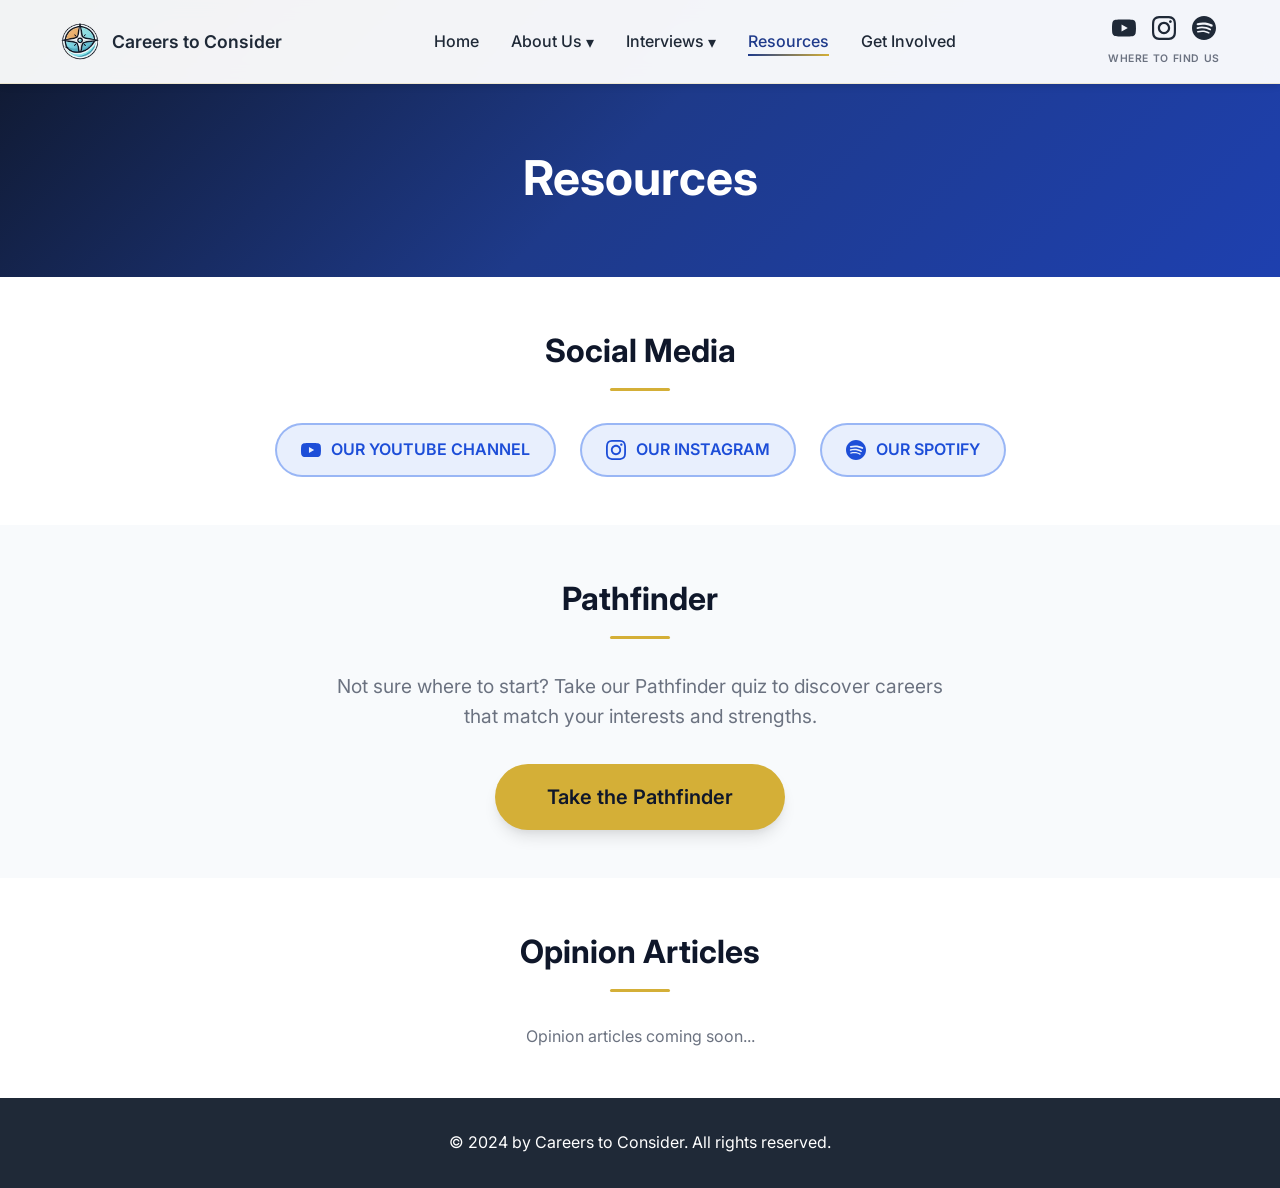
<file: resources.html>
<!DOCTYPE html>
<html lang="en">
<head>
    <meta charset="UTF-8">
    <meta name="viewport" content="width=device-width, initial-scale=1.0">
    <title>Resources - Careers to Consider</title>
    <link rel="icon" href="Logo_-_Compass_Only__Centered___1_-removebg-preview.avif" type="image/avif">
    <link rel="stylesheet" href="styles.css">
    <link rel="preconnect" href="https://fonts.googleapis.com">
    <link rel="preconnect" href="https://fonts.gstatic.com" crossorigin>
    <link href="https://fonts.googleapis.com/css2?family=Inter:wght@300;400;500;600;700&display=swap" rel="stylesheet">
    <style>
        .resources-section {
            padding: 48px 20px;
        }
        .resources-section:nth-child(even) {
            background: var(--bg-light, #f8f9fa);
        }
        .resources-section-inner {
            max-width: 800px;
            margin: 0 auto;
            text-align: center;
        }
        .resources-section-title {
            font-size: 2rem;
            font-weight: 700;
            color: var(--navy-blue);
            margin: 0 0 2rem 0;
        }
        .resources-section-title::after {
            content: '';
            display: block;
            width: 60px;
            height: 3px;
            background: var(--gold-accent);
            margin: 0.75rem auto 0;
            border-radius: 2px;
        }
        .resources-divider {
            border: none;
            border-top: 1px solid #e5e7eb;
            margin: 0;
        }
        .blue-btn {
            background: rgba(37, 99, 235, 0.1) !important;
            border-color: rgba(37, 99, 235, 0.4) !important;
            color: #1d4ed8 !important;
        }
        .blue-btn:hover {
            background: rgba(37, 99, 235, 0.2) !important;
            border-color: rgba(37, 99, 235, 0.7) !important;
            box-shadow: 0 10px 20px rgba(37, 99, 235, 0.2) !important;
        }
        .resources-placeholder {
            color: var(--text-light);
            font-size: 1rem;
        }
    </style>
</head>
<body>
    <!-- Navigation -->
    <nav class="navbar">
        <div class="nav-container">
            <a href="index.html" class="nav-logo">
                <img src="Logo_-_Compass_Only__Centered___1_-removebg-preview.avif" alt="Careers to Consider Logo" class="logo-img">
                <span class="logo-text">Careers to Consider</span>
            </a>
            <button class="mobile-menu-toggle" aria-label="Toggle menu">
                <span></span>
                <span></span>
                <span></span>
            </button>
            <ul class="nav-menu">
                <li><a href="index.html" class="nav-link">Home</a></li>
                <li class="nav-dropdown">
                    <a href="about.html" class="nav-link dropdown-toggle">About Us <span class="dropdown-arrow">▾</span></a>
                    <ul class="dropdown-menu">
                        <li><a href="about.html" class="dropdown-link">Founders</a></li>
                        <li><a href="interns.html" class="dropdown-link">Interns</a></li>
                    </ul>
                </li>
                <li class="nav-dropdown">
                    <a href="highlight-articles.html" class="nav-link dropdown-toggle no-nav">Interviews <span class="dropdown-arrow">▾</span></a>
                    <ul class="dropdown-menu">
                        <li><a href="highlight-articles.html" class="dropdown-link">Recaps</a></li>
                        <li class="dropdown-submenu">
                            <a href="#" class="dropdown-link submenu-toggle">Full Interviews <span class="submenu-arrow">▸</span></a>
                            <ul class="submenu">
                                <li><a href="season1.html" class="dropdown-link">Season 1</a></li>
                                <li><a href="season2.html" class="dropdown-link">Season 2</a></li>
                                <li><a href="season3.html" class="dropdown-link">Season 3</a></li>
                                <li><a href="season4.html" class="dropdown-link">Season 4</a></li>
                            </ul>
                        </li>
                    </ul>
                </li>
                <li><a href="resources.html" class="nav-link active">Resources</a></li>
                <li><a href="get-involved.html" class="nav-link">Get Involved</a></li>
            </ul>
            <div class="social-links-nav">
                <div class="social-icons-row">
                <a href="https://www.youtube.com/@CareerstoConsider" target="_blank" rel="noopener noreferrer" aria-label="YouTube">
                    <svg width="24" height="24" viewBox="0 0 24 24" fill="currentColor">
                        <path d="M23.498 6.186a3.016 3.016 0 0 0-2.122-2.136C19.505 3.545 12 3.545 12 3.545s-7.505 0-9.377.505A3.017 3.017 0 0 0 .502 6.186C0 8.07 0 12 0 12s0 3.93.502 5.814a3.016 3.016 0 0 0 2.122 2.136c1.871.505 9.376.505 9.376.505s7.505 0 9.377-.505a3.015 3.015 0 0 0 2.122-2.136C24 15.93 24 12 24 12s0-3.93-.502-5.814zM9.545 15.568V8.432L15.818 12l-6.273 3.568z"/>
                    </svg>
                </a>
                <a href="https://www.instagram.com/careers_2_consider/#" target="_blank" rel="noopener noreferrer" aria-label="Instagram">
                    <svg width="24" height="24" viewBox="0 0 24 24" fill="currentColor">
                        <path d="M12 2.163c3.204 0 3.584.012 4.85.07 3.252.148 4.771 1.691 4.919 4.919.058 1.265.069 1.645.069 4.849 0 3.205-.012 3.584-.069 4.849-.149 3.225-1.664 4.771-4.919 4.919-1.266.058-1.644.07-4.85.07-3.204 0-3.584-.012-4.849-.07-3.26-.149-4.771-1.699-4.919-4.92-.058-1.265-.07-1.644-.07-4.849 0-3.204.013-3.583.07-4.849.149-3.227 1.664-4.771 4.919-4.919 1.266-.057 1.645-.069 4.849-.069zm0-2.163c-3.259 0-3.667.014-4.947.072-4.358.2-6.78 2.618-6.98 6.98-.059 1.281-.073 1.689-.073 4.948 0 3.259.014 3.668.072 4.948.2 4.358 2.618 6.78 6.98 6.98 1.281.058 1.689.072 4.948.072 3.259 0 3.668-.014 4.948-.072 4.354-.2 6.782-2.618 6.979-6.98.059-1.28.073-1.689.073-4.948 0-3.259-.014-3.667-.072-4.947-.196-4.354-2.617-6.78-6.979-6.98-1.281-.059-1.69-.073-4.949-.073zm0 5.838c-3.403 0-6.162 2.759-6.162 6.162s2.759 6.163 6.162 6.163 6.162-2.759 6.162-6.163c0-3.403-2.759-6.162-6.162-6.162zm0 10.162c-2.209 0-4-1.79-4-4 0-2.209 1.791-4 4-4s4 1.791 4 4c0 2.21-1.791 4-4 4zm6.406-11.845c-.796 0-1.441.645-1.441 1.44s.645 1.44 1.441 1.44c.795 0 1.439-.645 1.439-1.44s-.644-1.44-1.439-1.44z"/>
                    </svg>
                </a>
                <a href="https://open.spotify.com/show/5vmxyUyTgrikfNQPQknKLu?si=xGbpuaUBRBmmk2PoJExhdA" target="_blank" rel="noopener noreferrer" aria-label="Spotify">
                    <svg width="24" height="24" viewBox="0 0 24 24" fill="currentColor">
                        <path d="M12 0C5.373 0 0 5.373 0 12s5.373 12 12 12 12-5.373 12-12S18.627 0 12 0zm5.516 17.318c-.214.354-.676.465-1.029.251-2.82-1.723-6.369-2.112-10.548-1.157-.402.092-.804-.157-.896-.559-.092-.402.157-.804.559-.896 4.571-1.045 8.492-.595 11.665 1.337.353.214.464.676.249 1.024zm1.47-3.27c-.27.438-.843.576-1.28.306-3.227-1.983-8.146-2.557-11.966-1.399-.494.149-1.016-.131-1.165-.625-.149-.494.131-1.016.625-1.165 4.361-1.323 9.78-.682 13.481 1.596.437.27.575.843.305 1.287zm.126-3.405C15.599 8.457 9.5 8.247 6.07 9.29c-.593.18-1.219-.155-1.399-.748-.18-.593.155-1.219.748-1.399C9.571 5.991 16.26 6.237 20.13 8.598c.537.32.713 1.014.393 1.551-.32.537-1.014.713-1.551.393l.14.101z"/>
                    </svg>
                </a>
                </div>
                <span class="social-nav-label">Where to find us</span>
            </div>
        </div>
    </nav>

    <!-- Page Header -->
    <section class="page-header">
        <div class="container">
            <h1 class="page-title">Resources</h1>
        </div>
    </section>

    <!-- Social Media Section -->
    <section class="resources-section">
        <div class="resources-section-inner">
            <h2 class="resources-section-title">Social Media</h2>
            <div class="hero-social">
                <a href="https://www.youtube.com/@CareerstoConsider" target="_blank" rel="noopener noreferrer" class="social-btn youtube-btn blue-btn">
                    <svg width="20" height="20" viewBox="0 0 24 24" fill="currentColor">
                        <path d="M23.498 6.186a3.016 3.016 0 0 0-2.122-2.136C19.505 3.545 12 3.545 12 3.545s-7.505 0-9.377.505A3.017 3.017 0 0 0 .502 6.186C0 8.07 0 12 0 12s0 3.93.502 5.814a3.016 3.016 0 0 0 2.122 2.136c1.871.505 9.376.505 9.376.505s7.505 0 9.377-.505a3.015 3.015 0 0 0 2.122-2.136C24 15.93 24 12 24 12s0-3.93-.502-5.814zM9.545 15.568V8.432L15.818 12l-6.273 3.568z"/>
                    </svg>
                    OUR YOUTUBE CHANNEL
                </a>
                <a href="https://www.instagram.com/careers_2_consider/#" target="_blank" rel="noopener noreferrer" class="social-btn instagram-btn blue-btn">
                    <svg width="20" height="20" viewBox="0 0 24 24" fill="currentColor">
                        <path d="M12 2.163c3.204 0 3.584.012 4.85.07 3.252.148 4.771 1.691 4.919 4.919.058 1.265.069 1.645.069 4.849 0 3.205-.012 3.584-.069 4.849-.149 3.225-1.664 4.771-4.919 4.919-1.266.058-1.644.07-4.85.07-3.204 0-3.584-.012-4.849-.07-3.26-.149-4.771-1.699-4.919-4.92-.058-1.265-.07-1.644-.07-4.849 0-3.204.013-3.583.07-4.849.149-3.227 1.664-4.771 4.919-4.919 1.266-.057 1.645-.069 4.849-.069zm0-2.163c-3.259 0-3.667.014-4.947.072-4.358.2-6.78 2.618-6.98 6.98-.059 1.281-.073 1.689-.073 4.948 0 3.259.014 3.668.072 4.948.2 4.358 2.618 6.78 6.98 6.98 1.281.058 1.689.072 4.948.072 3.259 0 3.668-.014 4.948-.072 4.354-.2 6.782-2.618 6.979-6.98.059-1.28.073-1.689.073-4.948 0-3.259-.014-3.667-.072-4.947-.196-4.354-2.617-6.78-6.979-6.98-1.281-.059-1.69-.073-4.949-.073zm0 5.838c-3.403 0-6.162 2.759-6.162 6.162s2.759 6.163 6.162 6.163 6.162-2.759 6.162-6.163c0-3.403-2.759-6.162-6.162-6.162zm0 10.162c-2.209 0-4-1.79-4-4 0-2.209 1.791-4 4-4s4 1.791 4 4c0 2.21-1.791 4-4 4zm6.406-11.845c-.796 0-1.441.645-1.441 1.44s.645 1.44 1.441 1.44c.795 0 1.439-.645 1.439-1.44s-.644-1.44-1.439-1.44z"/>
                    </svg>
                    OUR INSTAGRAM
                </a>
                <a href="https://open.spotify.com/show/5vmxyUyTgrikfNQPQknKLu?si=xGbpuaUBRBmmk2PoJExhdA" target="_blank" rel="noopener noreferrer" class="social-btn blue-btn">
                    <svg width="20" height="20" viewBox="0 0 24 24" fill="currentColor">
                        <path d="M12 0C5.373 0 0 5.373 0 12s5.373 12 12 12 12-5.373 12-12S18.627 0 12 0zm5.516 17.318c-.214.354-.676.465-1.029.251-2.82-1.723-6.369-2.112-10.548-1.157-.402.092-.804-.157-.896-.559-.092-.402.157-.804.559-.896 4.571-1.045 8.492-.595 11.665 1.337.353.214.464.676.249 1.024zm1.47-3.27c-.27.438-.843.576-1.28.306-3.227-1.983-8.146-2.557-11.966-1.399-.494.149-1.016-.131-1.165-.625-.149-.494.131-1.016.625-1.165 4.361-1.323 9.78-.682 13.481 1.596.437.27.575.843.305 1.287zm.126-3.405C15.599 8.457 9.5 8.247 6.07 9.29c-.593.18-1.219-.155-1.399-.748-.18-.593.155-1.219.748-1.399C9.571 5.991 16.26 6.237 20.13 8.598c.537.32.713 1.014.393 1.551-.32.537-1.014.713-1.551.393l.14.101z"/>
                    </svg>
                    OUR SPOTIFY
                </a>
            </div>
        </div>
    </section>

    <!-- Pathfinder Section -->
    <section class="resources-section">
        <div class="resources-section-inner">
            <h2 class="resources-section-title">Pathfinder</h2>
            <p style="color: var(--text-light); font-size: 1.2rem; margin-bottom: 2rem;">Not sure where to start? Take our Pathfinder quiz to discover careers<br>that match your interests and strengths.</p>
            <a href="http://docs.google.com/forms/d/e/1FAIpQLSenqD2H8Q-eE2-Pv8el3BhcltpC0Md9CO8TRX6QKe6r-OqhAA/viewform" target="_blank" rel="noopener noreferrer" class="cta-button" style="padding: 17px 52px; font-size: 1.25rem;">Take the Pathfinder</a>
        </div>
    </section>

    <!-- Opinion Articles Section -->
    <section class="resources-section">
        <div class="resources-section-inner">
            <h2 class="resources-section-title">Opinion Articles</h2>
            <p class="resources-placeholder">Opinion articles coming soon...</p>
        </div>
    </section>

    <!-- Footer -->
    <footer class="footer">
        <div class="container">
            <p>&copy; 2024 by Careers to Consider. All rights reserved.</p>
        </div>
    </footer>

    <script src="script.js"></script>
</body>
</html>
</file>
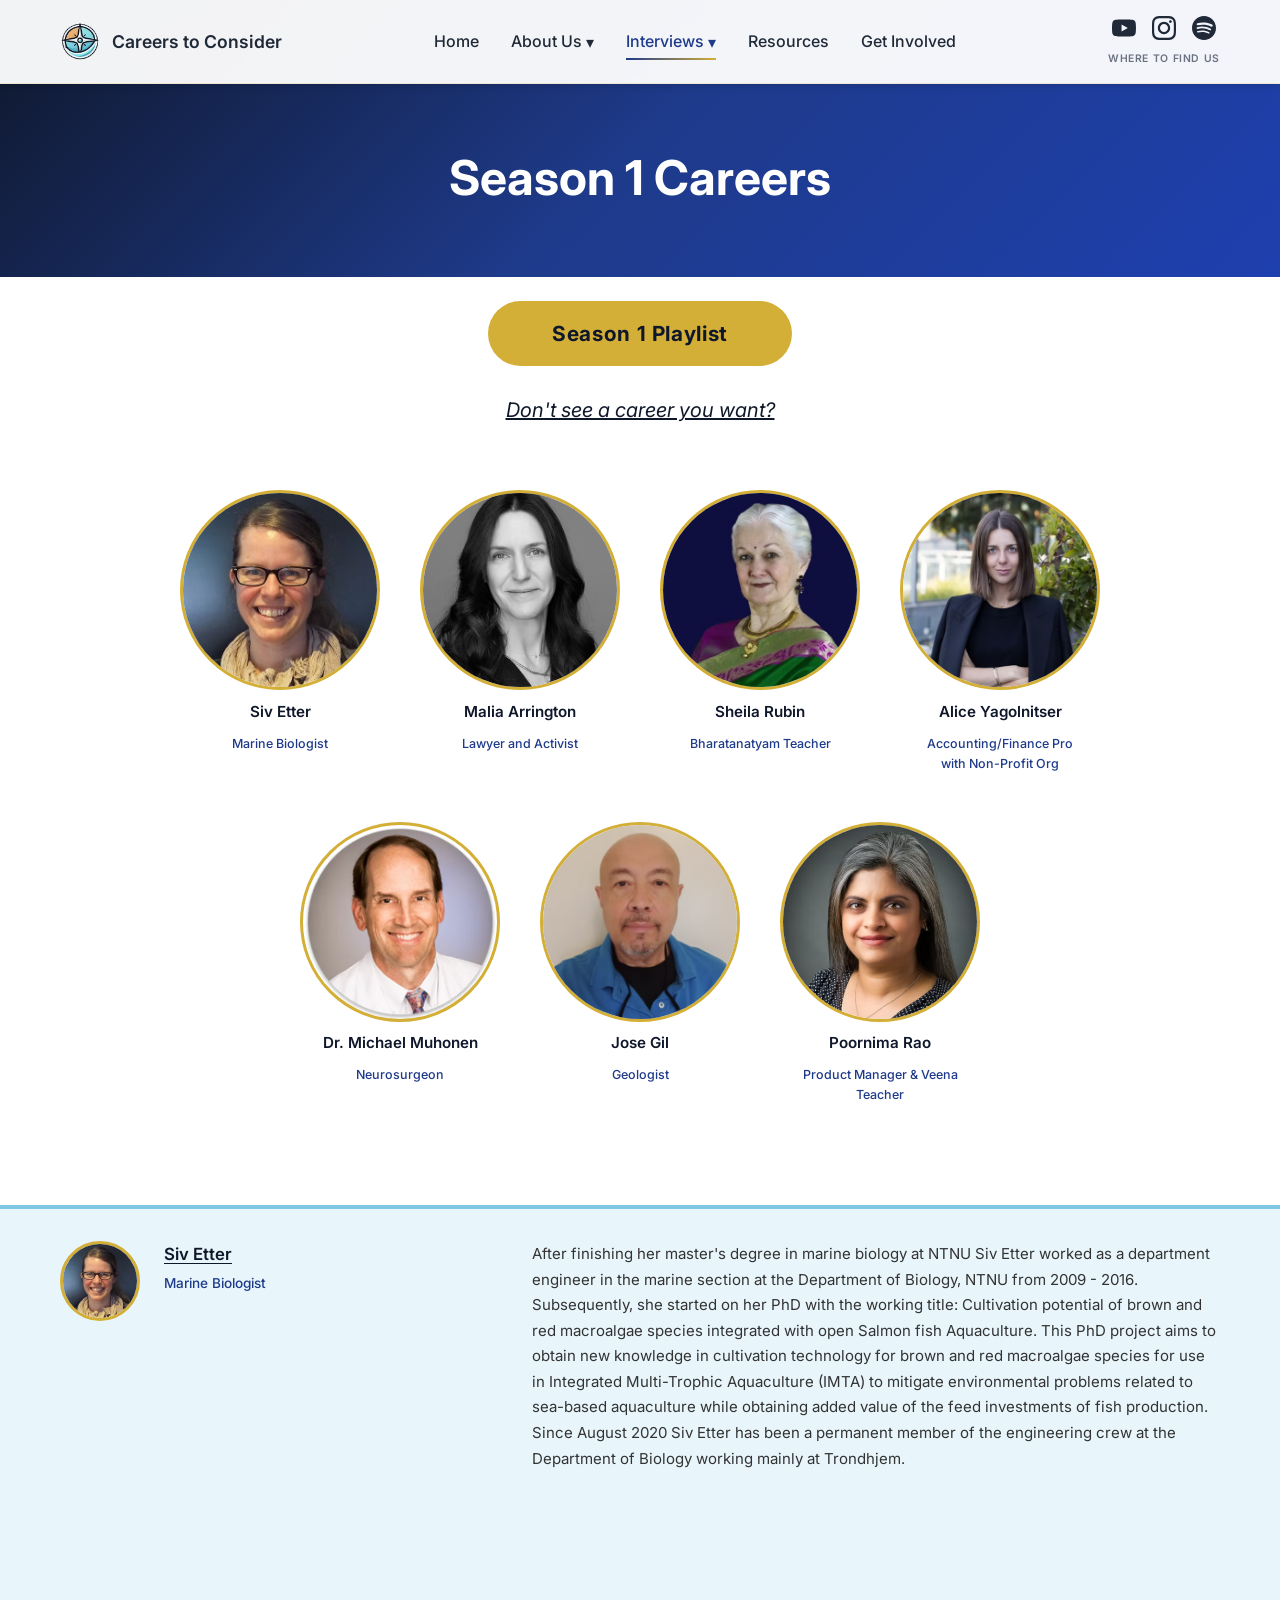
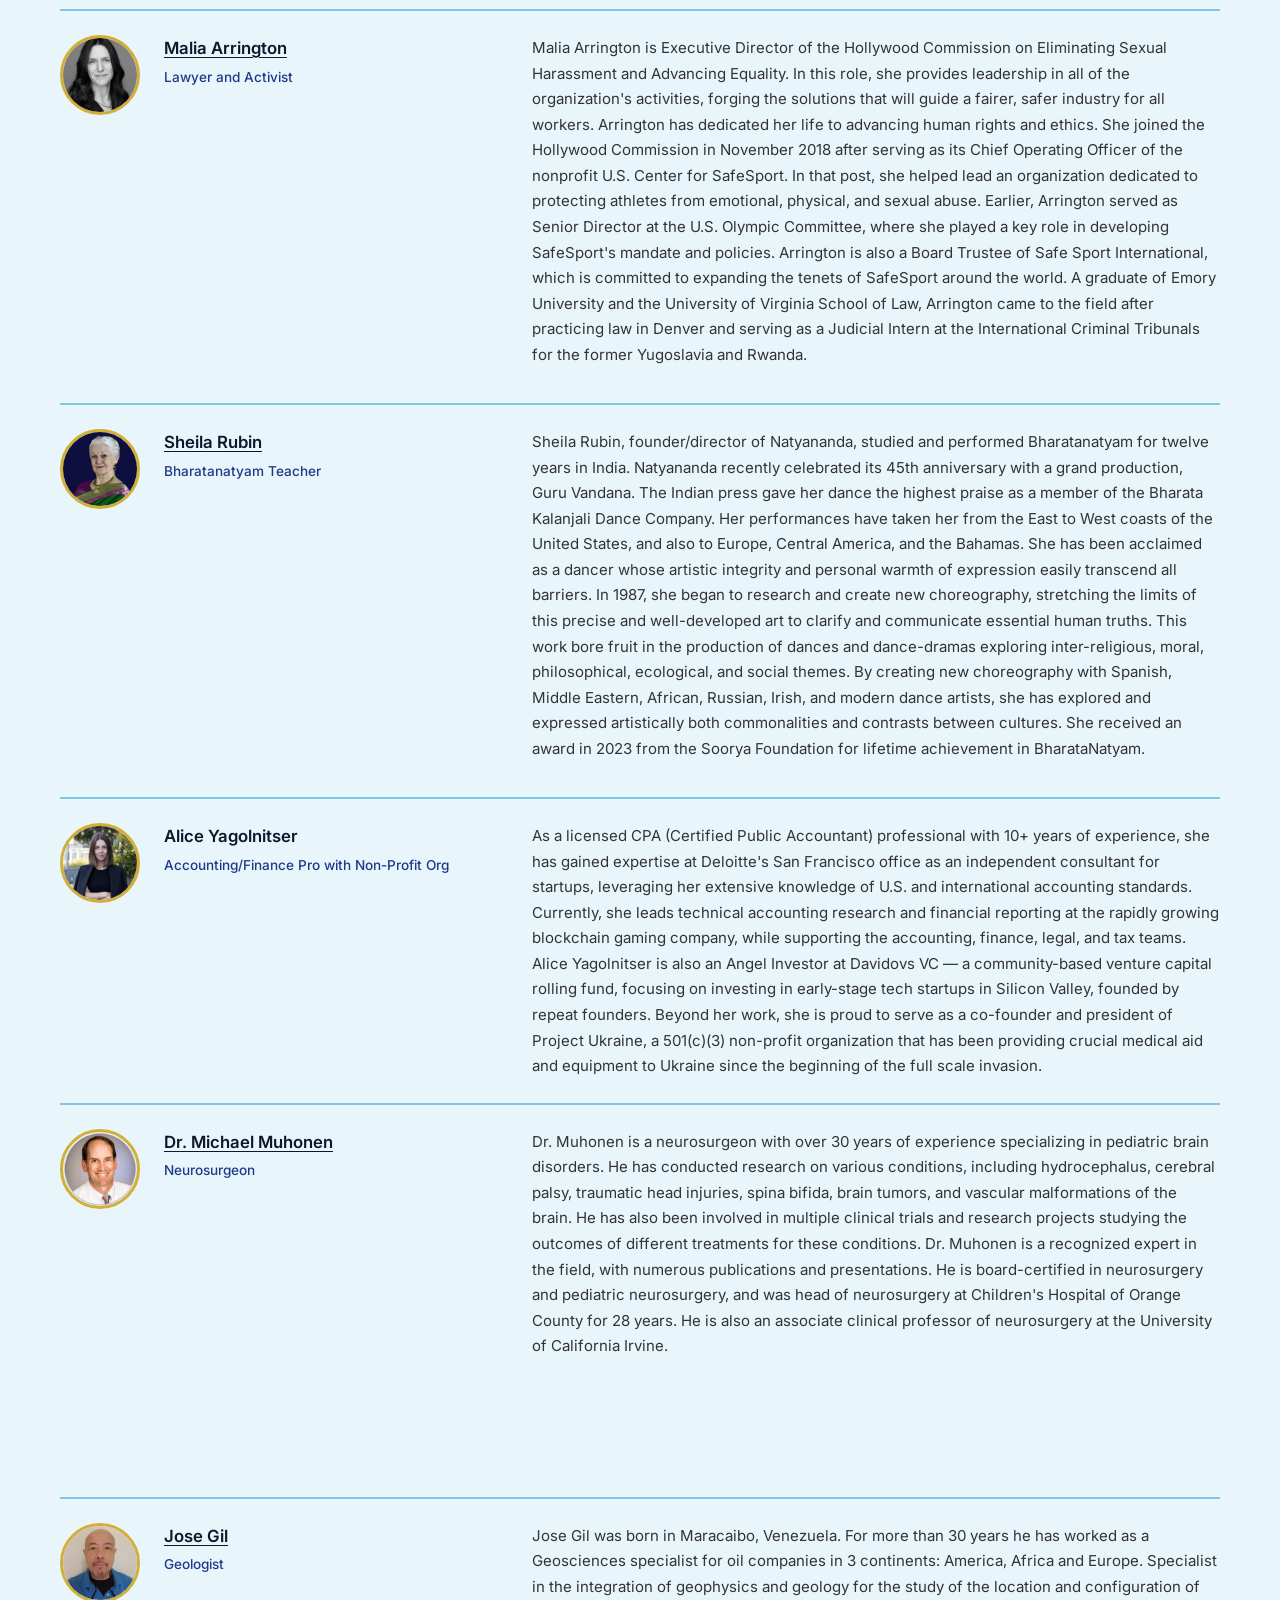
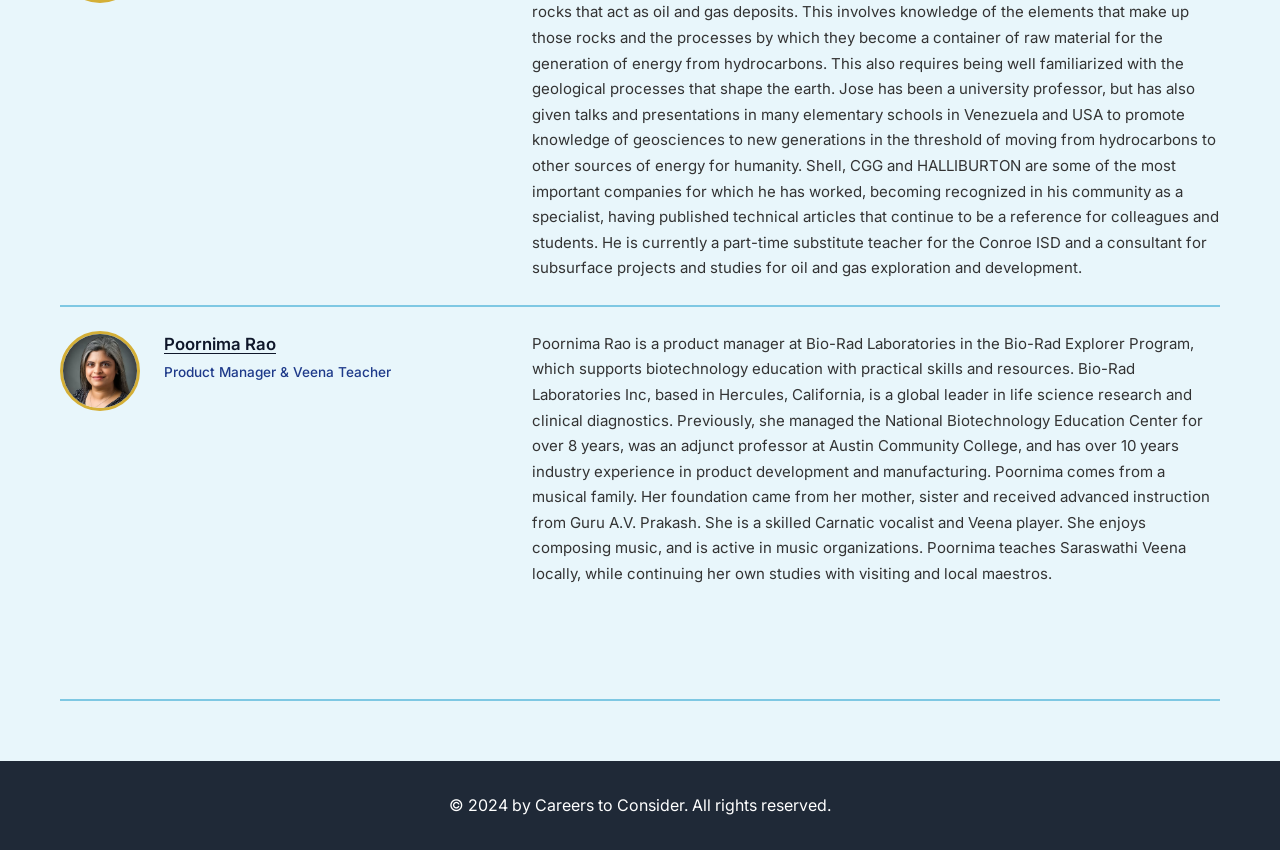
<file: season1.html>
<!DOCTYPE html>
<html lang="en">
<head>
    <meta charset="UTF-8">
    <meta name="viewport" content="width=device-width, initial-scale=1.0">
    <title>Season 1 Careers - Careers to Consider</title>
    <link rel="icon" href="Logo_-_Compass_Only__Centered___1_-removebg-preview.avif" type="image/avif">
    <link rel="stylesheet" href="styles.css">
    <link rel="preconnect" href="https://fonts.googleapis.com">
    <link rel="preconnect" href="https://fonts.gstatic.com" crossorigin>
    <link href="https://fonts.googleapis.com/css2?family=Inter:wght@300;400;500;600;700&display=swap" rel="stylesheet">
    <style>
        a.s1-card {
            text-decoration: none;
            color: inherit;
            cursor: pointer;
            transition: transform 0.2s ease;
        }
        a.s1-card:hover {
            transform: translateY(-4px);
        }
        a.s1-card:hover .s1-photo {
            border-color: var(--navy-blue);
        }
    </style>
</head>
<body>
    <!-- Navigation -->
    <nav class="navbar">
        <div class="nav-container">
            <a href="index.html" class="nav-logo">
                <img src="Logo_-_Compass_Only__Centered___1_-removebg-preview.avif" alt="Careers to Consider Logo" class="logo-img">
                <span class="logo-text">Careers to Consider</span>
            </a>
            <button class="mobile-menu-toggle" aria-label="Toggle menu">
                <span></span>
                <span></span>
                <span></span>
            </button>
            <ul class="nav-menu">
                <li><a href="index.html" class="nav-link">Home</a></li>
                <li class="nav-dropdown">
                    <a href="about.html" class="nav-link dropdown-toggle">About Us <span class="dropdown-arrow">▾</span></a>
                    <ul class="dropdown-menu">
                        <li><a href="about.html" class="dropdown-link">Founders</a></li>
                        <li><a href="interns.html" class="dropdown-link">Interns</a></li>
                    </ul>
                </li>
                <li class="nav-dropdown">
                    <a href="highlight-articles.html" class="nav-link dropdown-toggle no-nav">Interviews <span class="dropdown-arrow">▾</span></a>
                    <ul class="dropdown-menu">
                        <li><a href="highlight-articles.html" class="dropdown-link">Recaps</a></li>
                        <li class="dropdown-submenu">
                            <a href="#" class="dropdown-link submenu-toggle">Full Interviews <span class="submenu-arrow">▸</span></a>
                            <ul class="submenu">
                                <li><a href="season1.html" class="dropdown-link">Season 1</a></li>
                                <li><a href="season2.html" class="dropdown-link">Season 2</a></li>
                                <li><a href="season3.html" class="dropdown-link">Season 3</a></li>
                                <li><a href="season4.html" class="dropdown-link">Season 4</a></li>
                            </ul>
                        </li>
                    </ul>
                </li>
                <li><a href="resources.html" class="nav-link">Resources</a></li>
                <li><a href="get-involved.html" class="nav-link">Get Involved</a></li>
            </ul>
            <div class="social-links-nav">
                <div class="social-icons-row">
                <a href="https://www.youtube.com/@CareerstoConsider" target="_blank" rel="noopener noreferrer" aria-label="YouTube">
                    <svg width="24" height="24" viewBox="0 0 24 24" fill="currentColor">
                        <path d="M23.498 6.186a3.016 3.016 0 0 0-2.122-2.136C19.505 3.545 12 3.545 12 3.545s-7.505 0-9.377.505A3.017 3.017 0 0 0 .502 6.186C0 8.07 0 12 0 12s0 3.93.502 5.814a3.016 3.016 0 0 0 2.122 2.136c1.871.505 9.376.505 9.376.505s7.505 0 9.377-.505a3.015 3.015 0 0 0 2.122-2.136C24 15.93 24 12 24 12s0-3.93-.502-5.814zM9.545 15.568V8.432L15.818 12l-6.273 3.568z"/>
                    </svg>
                </a>
                <a href="https://www.instagram.com/careers_2_consider/#" target="_blank" rel="noopener noreferrer" aria-label="Instagram">
                    <svg width="24" height="24" viewBox="0 0 24 24" fill="currentColor">
                        <path d="M12 2.163c3.204 0 3.584.012 4.85.07 3.252.148 4.771 1.691 4.919 4.919.058 1.265.069 1.645.069 4.849 0 3.205-.012 3.584-.069 4.849-.149 3.225-1.664 4.771-4.919 4.919-1.266.058-1.644.07-4.85.07-3.204 0-3.584-.012-4.849-.07-3.26-.149-4.771-1.699-4.919-4.92-.058-1.265-.07-1.644-.07-4.849 0-3.204.013-3.583.07-4.849.149-3.227 1.664-4.771 4.919-4.919 1.266-.057 1.645-.069 4.849-.069zm0-2.163c-3.259 0-3.667.014-4.947.072-4.358.2-6.78 2.618-6.98 6.98-.059 1.281-.073 1.689-.073 4.948 0 3.259.014 3.668.072 4.948.2 4.358 2.618 6.78 6.98 6.98 1.281.058 1.689.072 4.948.072 3.259 0 3.668-.014 4.948-.072 4.354-.2 6.782-2.618 6.979-6.98.059-1.28.073-1.689.073-4.948 0-3.259-.014-3.667-.072-4.947-.196-4.354-2.617-6.78-6.979-6.98-1.281-.059-1.69-.073-4.949-.073zm0 5.838c-3.403 0-6.162 2.759-6.162 6.162s2.759 6.163 6.162 6.163 6.162-2.759 6.162-6.163c0-3.403-2.759-6.162-6.162-6.162zm0 10.162c-2.209 0-4-1.79-4-4 0-2.209 1.791-4 4-4s4 1.791 4 4c0 2.21-1.791 4-4 4zm6.406-11.845c-.796 0-1.441.645-1.441 1.44s.645 1.44 1.441 1.44c.795 0 1.439-.645 1.439-1.44s-.644-1.44-1.439-1.44z"/>
                    </svg>
                </a>
                <a href="https://open.spotify.com/show/5vmxyUyTgrikfNQPQknKLu?si=xGbpuaUBRBmmk2PoJExhdA" target="_blank" rel="noopener noreferrer" aria-label="Spotify">
                    <svg width="24" height="24" viewBox="0 0 24 24" fill="currentColor">
                        <path d="M12 0C5.373 0 0 5.373 0 12s5.373 12 12 12 12-5.373 12-12S18.627 0 12 0zm5.516 17.318c-.214.354-.676.465-1.029.251-2.82-1.723-6.369-2.112-10.548-1.157-.402.092-.804-.157-.896-.559-.092-.402.157-.804.559-.896 4.571-1.045 8.492-.595 11.665 1.337.353.214.464.676.249 1.024zm1.47-3.27c-.27.438-.843.576-1.28.306-3.227-1.983-8.146-2.557-11.966-1.399-.494.149-1.016-.131-1.165-.625-.149-.494.131-1.016.625-1.165 4.361-1.323 9.78-.682 13.481 1.596.437.27.575.843.305 1.287zm.126-3.405C15.599 8.457 9.5 8.247 6.07 9.29c-.593.18-1.219-.155-1.399-.748-.18-.593.155-1.219.748-1.399C9.571 5.991 16.26 6.237 20.13 8.598c.537.32.713 1.014.393 1.551-.32.537-1.014.713-1.551.393l.14.101z"/>
                    </svg>
                </a>
                </div>
                <span class="social-nav-label">Where to find us</span>
            </div>
        </div>
    </nav>

    <!-- Page Header -->
    <section class="page-header">
        <div class="container">
            <h1 class="page-title">Season 1 Careers</h1>
        </div>
    </section>

    <!-- Season 1 Playlist Banner -->
    <div class="s1-playlist-banner-wrap">
        <a href="https://www.youtube.com/playlist?list=PLXyyR7MmYAT3IBfcH_22t-wcKlX8HsLVJ" target="_blank" rel="noopener noreferrer" class="s1-playlist-banner">
            Season 1 Playlist
        </a>
    </div>

    <!-- Interviewee Interest Link -->
    <div style="text-align:center; padding: 0.75rem 20px 0;">
        <a href="https://docs.google.com/forms/d/e/1FAIpQLSfuzWP0uRRmpA92XiLmuYjYR4IUHMQctx27GhhIwopSrIZDxA/viewform" target="_blank" rel="noopener noreferrer" style="font-size:1.25rem; color:var(--navy-blue); text-decoration:underline; font-style:italic;">Don't see a career you want?</a>
    </div>

    <!-- Careers Section -->
    <section class="careers-section">
        <div class="container">
            <div class="s1-grid">
                <!-- Row 1 -->
                <div class="s1-row">
                    <a href="#section-siv-etter" class="s1-card">
                        <img src="season1_pfp/siv_etter.jpg" alt="Siv Etter" class="s1-photo">
                        <h3 class="s1-name">Siv Etter</h3>
                        <p class="s1-role">Marine Biologist</p>
                    </a>
                    <a href="#section-malia-arrington" class="s1-card">
                        <img src="season1_pfp/malia_arrington.jpg" alt="Malia Arrington" class="s1-photo">
                        <h3 class="s1-name">Malia Arrington</h3>
                        <p class="s1-role">Lawyer and Activist</p>
                    </a>
                    <a href="#section-sheila-rubin" class="s1-card">
                        <img src="season1_pfp/sheila_rubin.jpg" alt="Sheila Rubin" class="s1-photo">
                        <h3 class="s1-name">Sheila Rubin</h3>
                        <p class="s1-role">Bharatanatyam Teacher</p>
                    </a>
                    <a href="#section-alice-yagolnitser" class="s1-card">
                        <img src="season1_pfp/alice_yagolnitser.jpg" alt="Alice Yagolnitser" class="s1-photo">
                        <h3 class="s1-name">Alice Yagolnitser</h3>
                        <p class="s1-role">Accounting/Finance Pro<br>with Non-Profit Org</p>
                    </a>
                </div>
                <!-- Row 2 -->
                <div class="s1-row">
                    <a href="#section-michael-muhonen" class="s1-card">
                        <img src="season1_pfp/michael_muhonen.jpg" alt="Dr. Michael Muhonen" class="s1-photo">
                        <h3 class="s1-name">Dr. Michael Muhonen</h3>
                        <p class="s1-role">Neurosurgeon</p>
                    </a>
                    <a href="#section-jose-gil" class="s1-card">
                        <img src="season1_pfp/jose_gil.jpg" alt="Jose Gil" class="s1-photo">
                        <h3 class="s1-name">Jose Gil</h3>
                        <p class="s1-role">Geologist</p>
                    </a>
                    <a href="#section-poornima-rao" class="s1-card">
                        <img src="season1_pfp/poornima_rao.jpg" alt="Poornima Rao" class="s1-photo">
                        <h3 class="s1-name">Poornima Rao</h3>
                        <p class="s1-role">Product Manager &amp; Veena Teacher</p>
                    </a>
                </div>
            </div>
        </div>
    </section>

    <!-- Season 1 List Section -->
    <div class="s1-divider-line"></div>
    <section class="s1-list-section">
        <div class="container">
            <div class="s1-list">
                <div class="s1-list-row" id="section-siv-etter">
                    <img src="season1_pfp/siv_etter.jpg" alt="Siv Etter" class="s1-list-photo">
                    <div class="s1-list-info">
                        <h3 class="s1-list-name"><a href="https://www.youtube.com/watch?v=tQsjgm4-hfc" target="_blank" rel="noopener noreferrer" class="s1-link">Siv Etter</a></h3>
                        <p class="s1-list-role">Marine Biologist</p>
                    </div>
                    <div class="s1-list-embed">
                        <iframe src="https://www.youtube.com/embed/tQsjgm4-hfc" title="Siv Etter" frameborder="0" allow="accelerometer; autoplay; clipboard-write; encrypted-media; gyroscope; picture-in-picture" allowfullscreen></iframe>
                    </div>
                    <p class="s1-list-bio">After finishing her master's degree in marine biology at NTNU Siv Etter worked as a department engineer in the marine section at the Department of Biology, NTNU from 2009 - 2016. Subsequently, she started on her PhD with the working title: Cultivation potential of brown and red macroalgae species integrated with open Salmon fish Aquaculture. This PhD project aims to obtain new knowledge in cultivation technology for brown and red macroalgae species for use in Integrated Multi-Trophic Aquaculture (IMTA) to mitigate environmental problems related to sea-based aquaculture while obtaining added value of the feed investments of fish production. Since August 2020 Siv Etter has been a permanent member of the engineering crew at the Department of Biology working mainly at Trondhjem.</p>
                </div>
                <div class="s1-list-row" id="section-malia-arrington">
                    <img src="season1_pfp/malia_arrington.jpg" alt="Malia Arrington" class="s1-list-photo">
                    <div class="s1-list-info">
                        <h3 class="s1-list-name"><a href="https://www.youtube.com/watch?v=1kvDdgH3KFE" target="_blank" rel="noopener noreferrer" class="s1-link">Malia Arrington</a></h3>
                        <p class="s1-list-role">Lawyer and Activist</p>
                    </div>
                    <div class="s1-list-embed">
                        <iframe src="https://www.youtube.com/embed/1kvDdgH3KFE" title="Malia Arrington" frameborder="0" allow="accelerometer; autoplay; clipboard-write; encrypted-media; gyroscope; picture-in-picture" allowfullscreen></iframe>
                    </div>
                    <p class="s1-list-bio">Malia Arrington is Executive Director of the Hollywood Commission on Eliminating Sexual Harassment and Advancing Equality. In this role, she provides leadership in all of the organization's activities, forging the solutions that will guide a fairer, safer industry for all workers. Arrington has dedicated her life to advancing human rights and ethics. She joined the Hollywood Commission in November 2018 after serving as its Chief Operating Officer of the nonprofit U.S. Center for SafeSport. In that post, she helped lead an organization dedicated to protecting athletes from emotional, physical, and sexual abuse. Earlier, Arrington served as Senior Director at the U.S. Olympic Committee, where she played a key role in developing SafeSport's mandate and policies. Arrington is also a Board Trustee of Safe Sport International, which is committed to expanding the tenets of SafeSport around the world. A graduate of Emory University and the University of Virginia School of Law, Arrington came to the field after practicing law in Denver and serving as a Judicial Intern at the International Criminal Tribunals for the former Yugoslavia and Rwanda.</p>
                </div>
                <div class="s1-list-row" id="section-sheila-rubin">
                    <img src="season1_pfp/sheila_rubin.jpg" alt="Sheila Rubin" class="s1-list-photo">
                    <div class="s1-list-info">
                        <h3 class="s1-list-name"><a href="https://www.youtube.com/watch?v=7y6Zv9wMpoA" target="_blank" rel="noopener noreferrer" class="s1-link">Sheila Rubin</a></h3>
                        <p class="s1-list-role">Bharatanatyam Teacher</p>
                    </div>
                    <div class="s1-list-embed">
                        <iframe src="https://www.youtube.com/embed/7y6Zv9wMpoA" title="Sheila Rubin" frameborder="0" allow="accelerometer; autoplay; clipboard-write; encrypted-media; gyroscope; picture-in-picture" allowfullscreen></iframe>
                    </div>
                    <p class="s1-list-bio">Sheila Rubin, founder/director of Natyananda, studied and performed Bharatanatyam for twelve years in India. Natyananda recently celebrated its 45th anniversary with a grand production, Guru Vandana. The Indian press gave her dance the highest praise as a member of the Bharata Kalanjali Dance Company. Her performances have taken her from the East to West coasts of the United States, and also to Europe, Central America, and the Bahamas. She has been acclaimed as a dancer whose artistic integrity and personal warmth of expression easily transcend all barriers. In 1987, she began to research and create new choreography, stretching the limits of this precise and well-developed art to clarify and communicate essential human truths. This work bore fruit in the production of dances and dance-dramas exploring inter-religious, moral, philosophical, ecological, and social themes. By creating new choreography with Spanish, Middle Eastern, African, Russian, Irish, and modern dance artists, she has explored and expressed artistically both commonalities and contrasts between cultures. She received an award in 2023 from the Soorya Foundation for lifetime achievement in BharataNatyam.</p>
                </div>
                <div class="s1-list-row" id="section-alice-yagolnitser">
                    <img src="season1_pfp/alice_yagolnitser.jpg" alt="Alice Yagolnitser" class="s1-list-photo">
                    <div class="s1-list-info">
                        <h3 class="s1-list-name">Alice Yagolnitser</h3>
                        <p class="s1-list-role">Accounting/Finance Pro with Non-Profit Org</p>
                    </div>
                    <div class="s1-list-embed">
                        <iframe src="https://www.youtube.com/embed/AcMmnZFKDE4" title="Alice Yagolnitser Part 1" frameborder="0" allow="accelerometer; autoplay; clipboard-write; encrypted-media; gyroscope; picture-in-picture" allowfullscreen></iframe>
                        <iframe src="https://www.youtube.com/embed/KdMrEhgw_XU" title="Alice Yagolnitser Part 2" frameborder="0" allow="accelerometer; autoplay; clipboard-write; encrypted-media; gyroscope; picture-in-picture" allowfullscreen></iframe>
                    </div>
                    <p class="s1-list-bio">As a licensed CPA (Certified Public Accountant) professional with 10+ years of experience, she has gained expertise at Deloitte's San Francisco office as an independent consultant for startups, leveraging her extensive knowledge of U.S. and international accounting standards. Currently, she leads technical accounting research and financial reporting at the rapidly growing blockchain gaming company, while supporting the accounting, finance, legal, and tax teams. Alice Yagolnitser is also an Angel Investor at Davidovs VC — a community-based venture capital rolling fund, focusing on investing in early-stage tech startups in Silicon Valley, founded by repeat founders. Beyond her work, she is proud to serve as a co-founder and president of Project Ukraine, a 501(c)(3) non-profit organization that has been providing crucial medical aid and equipment to Ukraine since the beginning of the full scale invasion.</p>
                </div>
                <div class="s1-list-row" id="section-michael-muhonen">
                    <img src="season1_pfp/michael_muhonen.jpg" alt="Dr. Michael Muhonen" class="s1-list-photo">
                    <div class="s1-list-info">
                        <h3 class="s1-list-name"><a href="https://www.youtube.com/watch?v=YqM-fgou6pk" target="_blank" rel="noopener noreferrer" class="s1-link">Dr. Michael Muhonen</a></h3>
                        <p class="s1-list-role">Neurosurgeon</p>
                    </div>
                    <div class="s1-list-embed">
                        <iframe src="https://www.youtube.com/embed/YqM-fgou6pk" title="Dr. Michael Muhonen" frameborder="0" allow="accelerometer; autoplay; clipboard-write; encrypted-media; gyroscope; picture-in-picture" allowfullscreen></iframe>
                    </div>
                    <p class="s1-list-bio">Dr. Muhonen is a neurosurgeon with over 30 years of experience specializing in pediatric brain disorders. He has conducted research on various conditions, including hydrocephalus, cerebral palsy, traumatic head injuries, spina bifida, brain tumors, and vascular malformations of the brain. He has also been involved in multiple clinical trials and research projects studying the outcomes of different treatments for these conditions. Dr. Muhonen is a recognized expert in the field, with numerous publications and presentations. He is board-certified in neurosurgery and pediatric neurosurgery, and was head of neurosurgery at Children's Hospital of Orange County for 28 years. He is also an associate clinical professor of neurosurgery at the University of California Irvine.</p>
                </div>
                <div class="s1-list-row" id="section-jose-gil">
                    <img src="season1_pfp/jose_gil.jpg" alt="Jose Gil" class="s1-list-photo">
                    <div class="s1-list-info">
                        <h3 class="s1-list-name"><a href="https://www.youtube.com/watch?v=b4Qq2nR_uz8" target="_blank" rel="noopener noreferrer" class="s1-link">Jose Gil</a></h3>
                        <p class="s1-list-role">Geologist</p>
                    </div>
                    <div class="s1-list-embed">
                        <iframe src="https://www.youtube.com/embed/b4Qq2nR_uz8" title="Jose Gil" frameborder="0" allow="accelerometer; autoplay; clipboard-write; encrypted-media; gyroscope; picture-in-picture" allowfullscreen></iframe>
                    </div>
                    <p class="s1-list-bio">Jose Gil was born in Maracaibo, Venezuela. For more than 30 years he has worked as a Geosciences specialist for oil companies in 3 continents: America, Africa and Europe. Specialist in the integration of geophysics and geology for the study of the location and configuration of rocks that act as oil and gas deposits. This involves knowledge of the elements that make up those rocks and the processes by which they become a container of raw material for the generation of energy from hydrocarbons. This also requires being well familiarized with the geological processes that shape the earth. Jose has been a university professor, but has also given talks and presentations in many elementary schools in Venezuela and USA to promote knowledge of geosciences to new generations in the threshold of moving from hydrocarbons to other sources of energy for humanity. Shell, CGG and HALLIBURTON are some of the most important companies for which he has worked, becoming recognized in his community as a specialist, having published technical articles that continue to be a reference for colleagues and students. He is currently a part-time substitute teacher for the Conroe ISD and a consultant for subsurface projects and studies for oil and gas exploration and development.</p>
                </div>
                <div class="s1-list-row" id="section-poornima-rao">
                    <img src="season1_pfp/poornima_rao.jpg" alt="Poornima Rao" class="s1-list-photo">
                    <div class="s1-list-info">
                        <h3 class="s1-list-name"><a href="https://www.youtube.com/watch?v=wSJTw51BIKA" target="_blank" rel="noopener noreferrer" class="s1-link">Poornima Rao</a></h3>
                        <p class="s1-list-role">Product Manager &amp; Veena Teacher</p>
                    </div>
                    <div class="s1-list-embed">
                        <iframe src="https://www.youtube.com/embed/wSJTw51BIKA" title="Poornima Rao" frameborder="0" allow="accelerometer; autoplay; clipboard-write; encrypted-media; gyroscope; picture-in-picture" allowfullscreen></iframe>
                    </div>
                    <p class="s1-list-bio">Poornima Rao is a product manager at Bio-Rad Laboratories in the Bio-Rad Explorer Program, which supports biotechnology education with practical skills and resources. Bio-Rad Laboratories Inc, based in Hercules, California, is a global leader in life science research and clinical diagnostics. Previously, she managed the National Biotechnology Education Center for over 8 years, was an adjunct professor at Austin Community College, and has over 10 years industry experience in product development and manufacturing. Poornima comes from a musical family. Her foundation came from her mother, sister and received advanced instruction from Guru A.V. Prakash. She is a skilled Carnatic vocalist and Veena player. She enjoys composing music, and is active in music organizations. Poornima teaches Saraswathi Veena locally, while continuing her own studies with visiting and local maestros.</p>
                </div>
            </div>
        </div>
    </section>

    <!-- Footer -->
    <footer class="footer">
        <div class="container">
            <p>&copy; 2024 by Careers to Consider. All rights reserved.</p>
        </div>
    </footer>

    <script src="script.js"></script>
    <script>
        document.querySelectorAll('a.s1-card').forEach(function(card) {
            card.addEventListener('click', function(e) {
                var target = document.querySelector(this.getAttribute('href'));
                if (!target) return;
                e.preventDefault();
                var top = target.getBoundingClientRect().top + window.scrollY;
                var offset = top - (window.innerHeight / 2) + (target.offsetHeight / 2);
                window.scrollTo({ top: offset, behavior: 'smooth' });
            });
        });
    </script>
</body>
</html>
</file>
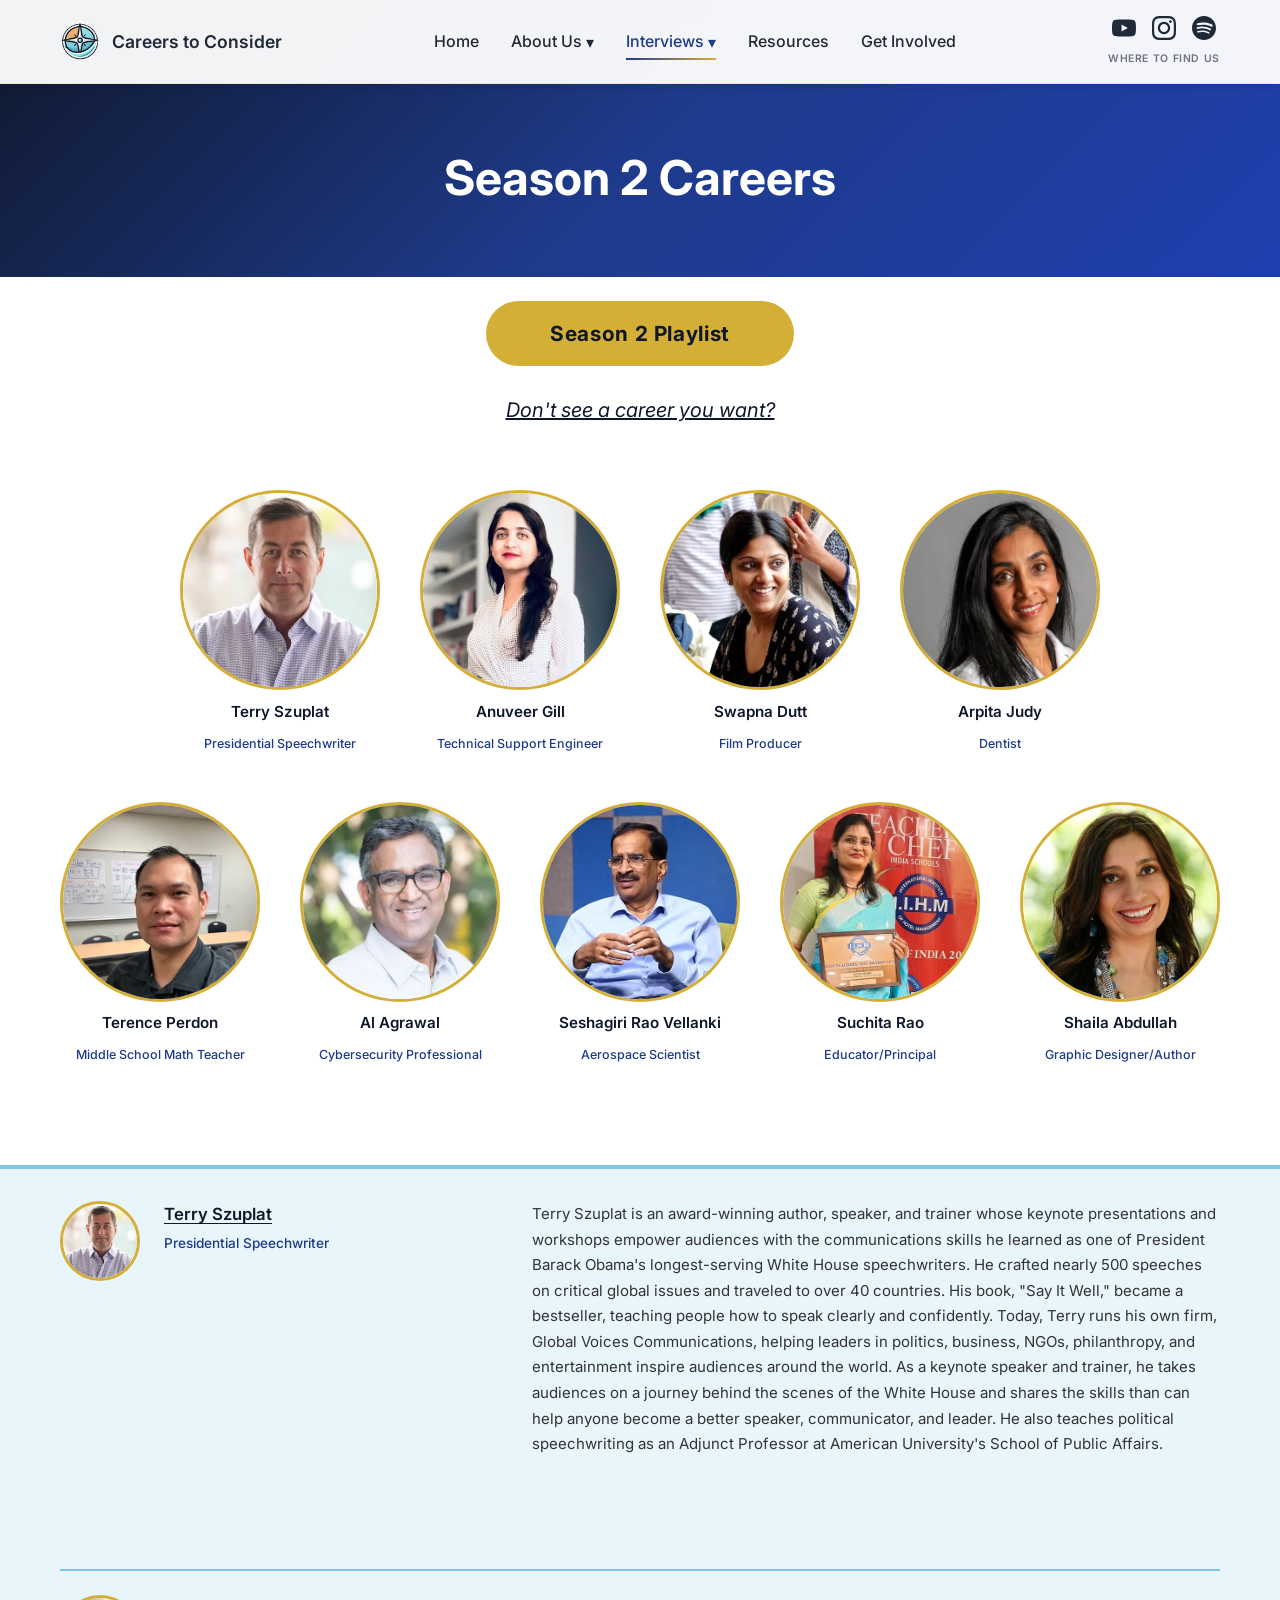
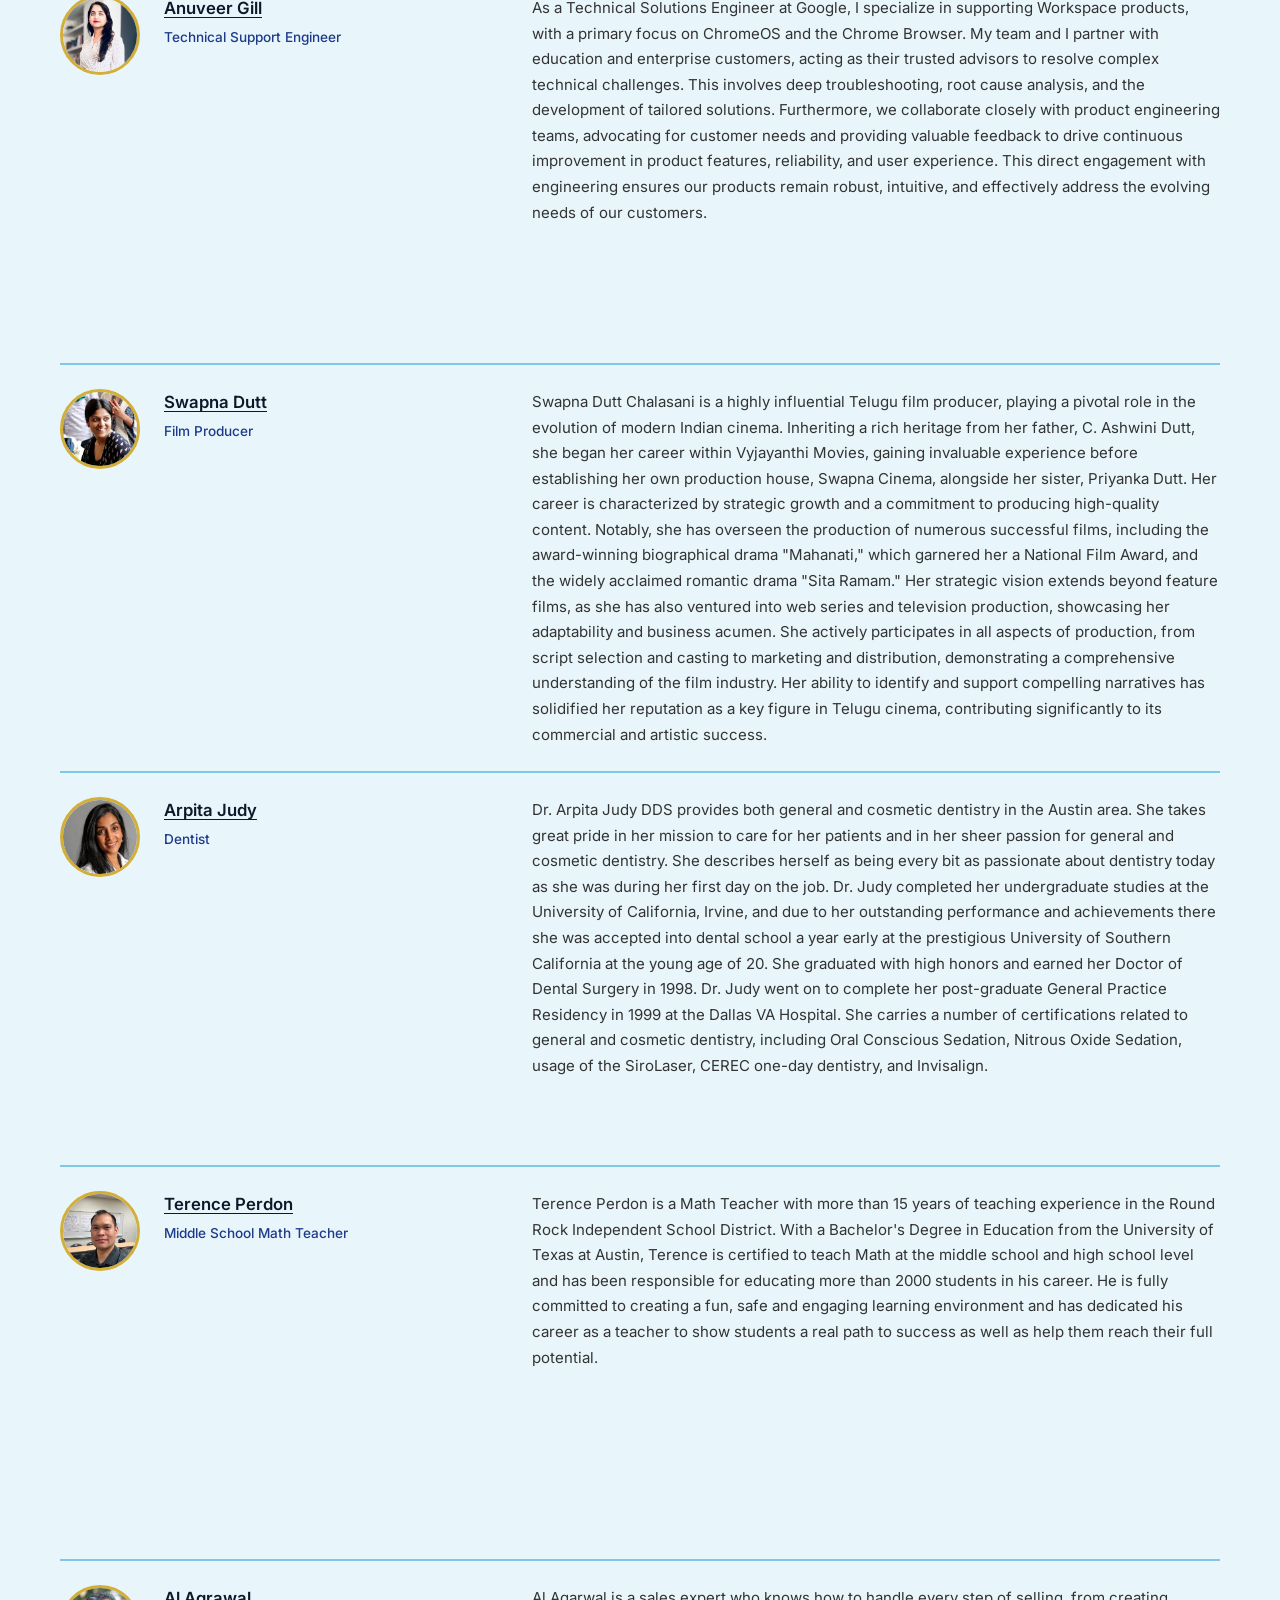
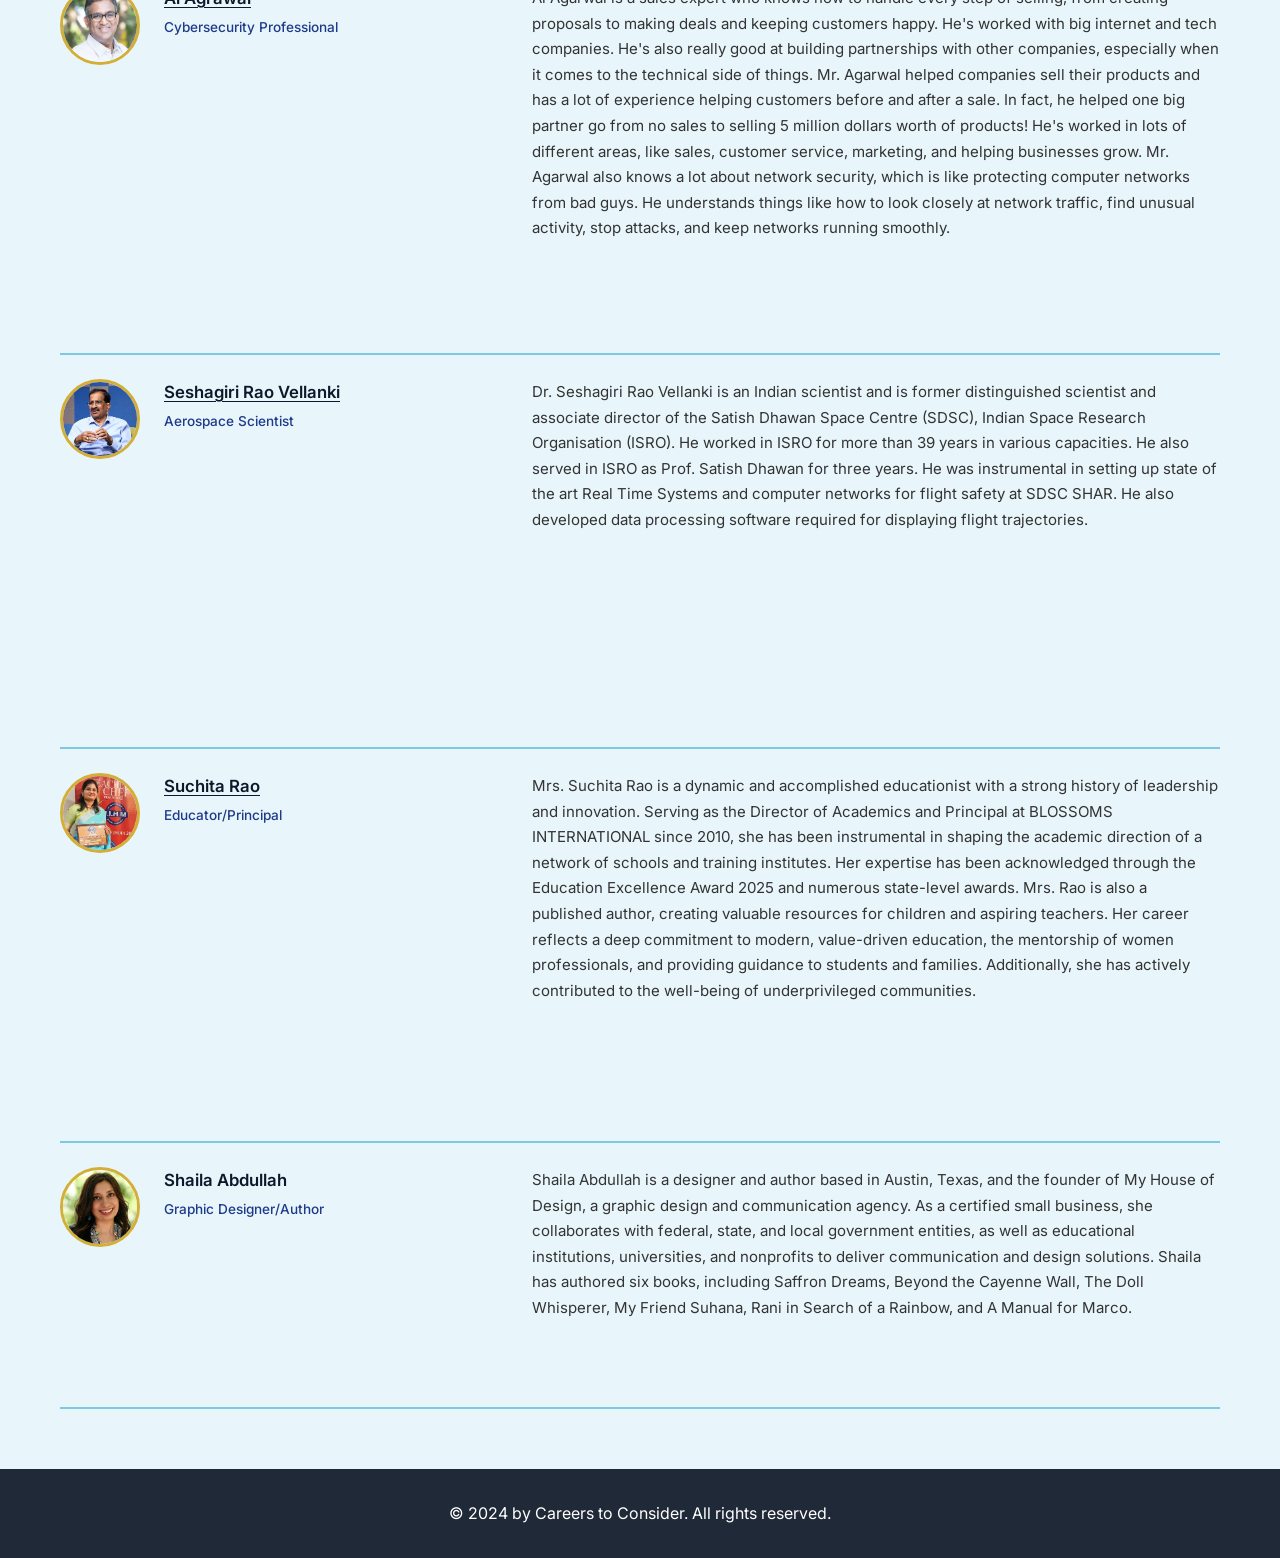
<file: season2.html>
<!DOCTYPE html>
<html lang="en">
<head>
    <meta charset="UTF-8">
    <meta name="viewport" content="width=device-width, initial-scale=1.0">
    <title>Season 2 Careers - Careers to Consider</title>
    <link rel="icon" href="Logo_-_Compass_Only__Centered___1_-removebg-preview.avif" type="image/avif">
    <link rel="stylesheet" href="styles.css">
    <link rel="preconnect" href="https://fonts.googleapis.com">
    <link rel="preconnect" href="https://fonts.gstatic.com" crossorigin>
    <link href="https://fonts.googleapis.com/css2?family=Inter:wght@300;400;500;600;700&display=swap" rel="stylesheet">
    <style>
        a.s1-card {
            text-decoration: none;
            color: inherit;
            cursor: pointer;
            transition: transform 0.2s ease;
        }
        a.s1-card:hover {
            transform: translateY(-4px);
        }
        a.s1-card:hover .s1-photo {
            border-color: var(--navy-blue);
        }
    </style>
</head>
<body>
    <!-- Navigation -->
    <nav class="navbar">
        <div class="nav-container">
            <a href="index.html" class="nav-logo">
                <img src="Logo_-_Compass_Only__Centered___1_-removebg-preview.avif" alt="Careers to Consider Logo" class="logo-img">
                <span class="logo-text">Careers to Consider</span>
            </a>
            <button class="mobile-menu-toggle" aria-label="Toggle menu">
                <span></span>
                <span></span>
                <span></span>
            </button>
            <ul class="nav-menu">
                <li><a href="index.html" class="nav-link">Home</a></li>
                <li class="nav-dropdown">
                    <a href="about.html" class="nav-link dropdown-toggle">About Us <span class="dropdown-arrow">▾</span></a>
                    <ul class="dropdown-menu">
                        <li><a href="about.html" class="dropdown-link">Founders</a></li>
                        <li><a href="interns.html" class="dropdown-link">Interns</a></li>
                    </ul>
                </li>
                <li class="nav-dropdown">
                    <a href="highlight-articles.html" class="nav-link dropdown-toggle no-nav">Interviews <span class="dropdown-arrow">▾</span></a>
                    <ul class="dropdown-menu">
                        <li><a href="highlight-articles.html" class="dropdown-link">Recaps</a></li>
                        <li class="dropdown-submenu">
                            <a href="#" class="dropdown-link submenu-toggle">Full Interviews <span class="submenu-arrow">▸</span></a>
                            <ul class="submenu">
                                <li><a href="season1.html" class="dropdown-link">Season 1</a></li>
                                <li><a href="season2.html" class="dropdown-link">Season 2</a></li>
                                <li><a href="season3.html" class="dropdown-link">Season 3</a></li>
                                <li><a href="season4.html" class="dropdown-link">Season 4</a></li>
                            </ul>
                        </li>
                    </ul>
                </li>
                <li><a href="resources.html" class="nav-link">Resources</a></li>
                <li><a href="get-involved.html" class="nav-link">Get Involved</a></li>
            </ul>
            <div class="social-links-nav">
                <div class="social-icons-row">
                <a href="https://www.youtube.com/@CareerstoConsider" target="_blank" rel="noopener noreferrer" aria-label="YouTube">
                    <svg width="24" height="24" viewBox="0 0 24 24" fill="currentColor">
                        <path d="M23.498 6.186a3.016 3.016 0 0 0-2.122-2.136C19.505 3.545 12 3.545 12 3.545s-7.505 0-9.377.505A3.017 3.017 0 0 0 .502 6.186C0 8.07 0 12 0 12s0 3.93.502 5.814a3.016 3.016 0 0 0 2.122 2.136c1.871.505 9.376.505 9.376.505s7.505 0 9.377-.505a3.015 3.015 0 0 0 2.122-2.136C24 15.93 24 12 24 12s0-3.93-.502-5.814zM9.545 15.568V8.432L15.818 12l-6.273 3.568z"/>
                    </svg>
                </a>
                <a href="https://www.instagram.com/careers_2_consider/#" target="_blank" rel="noopener noreferrer" aria-label="Instagram">
                    <svg width="24" height="24" viewBox="0 0 24 24" fill="currentColor">
                        <path d="M12 2.163c3.204 0 3.584.012 4.85.07 3.252.148 4.771 1.691 4.919 4.919.058 1.265.069 1.645.069 4.849 0 3.205-.012 3.584-.069 4.849-.149 3.225-1.664 4.771-4.919 4.919-1.266.058-1.644.07-4.85.07-3.204 0-3.584-.012-4.849-.07-3.26-.149-4.771-1.699-4.919-4.92-.058-1.265-.07-1.644-.07-4.849 0-3.204.013-3.583.07-4.849.149-3.227 1.664-4.771 4.919-4.919 1.266-.057 1.645-.069 4.849-.069zm0-2.163c-3.259 0-3.667.014-4.947.072-4.358.2-6.78 2.618-6.98 6.98-.059 1.281-.073 1.689-.073 4.948 0 3.259.014 3.668.072 4.948.2 4.358 2.618 6.78 6.98 6.98 1.281.058 1.689.072 4.948.072 3.259 0 3.668-.014 4.948-.072 4.354-.2 6.782-2.618 6.979-6.98.059-1.28.073-1.689.073-4.948 0-3.259-.014-3.667-.072-4.947-.196-4.354-2.617-6.78-6.979-6.98-1.281-.059-1.69-.073-4.949-.073zm0 5.838c-3.403 0-6.162 2.759-6.162 6.162s2.759 6.163 6.162 6.163 6.162-2.759 6.162-6.163c0-3.403-2.759-6.162-6.162-6.162zm0 10.162c-2.209 0-4-1.79-4-4 0-2.209 1.791-4 4-4s4 1.791 4 4c0 2.21-1.791 4-4 4zm6.406-11.845c-.796 0-1.441.645-1.441 1.44s.645 1.44 1.441 1.44c.795 0 1.439-.645 1.439-1.44s-.644-1.44-1.439-1.44z"/>
                    </svg>
                </a>
                <a href="https://open.spotify.com/show/5vmxyUyTgrikfNQPQknKLu?si=xGbpuaUBRBmmk2PoJExhdA" target="_blank" rel="noopener noreferrer" aria-label="Spotify">
                    <svg width="24" height="24" viewBox="0 0 24 24" fill="currentColor">
                        <path d="M12 0C5.373 0 0 5.373 0 12s5.373 12 12 12 12-5.373 12-12S18.627 0 12 0zm5.516 17.318c-.214.354-.676.465-1.029.251-2.82-1.723-6.369-2.112-10.548-1.157-.402.092-.804-.157-.896-.559-.092-.402.157-.804.559-.896 4.571-1.045 8.492-.595 11.665 1.337.353.214.464.676.249 1.024zm1.47-3.27c-.27.438-.843.576-1.28.306-3.227-1.983-8.146-2.557-11.966-1.399-.494.149-1.016-.131-1.165-.625-.149-.494.131-1.016.625-1.165 4.361-1.323 9.78-.682 13.481 1.596.437.27.575.843.305 1.287zm.126-3.405C15.599 8.457 9.5 8.247 6.07 9.29c-.593.18-1.219-.155-1.399-.748-.18-.593.155-1.219.748-1.399C9.571 5.991 16.26 6.237 20.13 8.598c.537.32.713 1.014.393 1.551-.32.537-1.014.713-1.551.393l.14.101z"/>
                    </svg>
                </a>
                </div>
                <span class="social-nav-label">Where to find us</span>
            </div>
        </div>
    </nav>

    <!-- Page Header -->
    <section class="page-header">
        <div class="container">
            <h1 class="page-title">Season 2 Careers</h1>
        </div>
    </section>

    <!-- Season 2 Playlist Banner -->
    <div class="s1-playlist-banner-wrap">
        <a href="https://www.youtube.com/playlist?list=PLXyyR7MmYAT0wnSOsBhIT8pCyBTADQHje" target="_blank" rel="noopener noreferrer" class="s1-playlist-banner">
            Season 2 Playlist
        </a>
    </div>

    <!-- Interviewee Interest Link -->
    <div style="text-align:center; padding: 0.75rem 20px 0;">
        <a href="https://docs.google.com/forms/d/e/1FAIpQLSfuzWP0uRRmpA92XiLmuYjYR4IUHMQctx27GhhIwopSrIZDxA/viewform" target="_blank" rel="noopener noreferrer" style="font-size:1.25rem; color:var(--navy-blue); text-decoration:underline; font-style:italic;">Don't see a career you want?</a>
    </div>

    <!-- Careers Section -->
    <section class="careers-section">
        <div class="container">
            <div class="s1-grid">
                <!-- Row 1 -->
                <div class="s1-row">
                    <a href="#section-terry-szuplat" class="s1-card">
                        <img src="season2_pfp/Terry_Szuplat.avif" alt="Terry Szuplat" class="s1-photo">
                        <h3 class="s1-name">Terry Szuplat</h3>
                        <p class="s1-role">Presidential Speechwriter</p>
                    </a>
                    <a href="#section-anuveer-gill" class="s1-card">
                        <img src="season2_pfp/Anuveer_Gill.avif" alt="Anuveer Gill" class="s1-photo">
                        <h3 class="s1-name">Anuveer Gill</h3>
                        <p class="s1-role">Technical Support Engineer</p>
                    </a>
                    <a href="#section-swapna-dutt" class="s1-card">
                        <img src="season2_pfp/Swapna_Dutt.avif" alt="Swapna Dutt" class="s1-photo">
                        <h3 class="s1-name">Swapna Dutt</h3>
                        <p class="s1-role">Film Producer</p>
                    </a>
                    <a href="#section-arpita-judy" class="s1-card">
                        <img src="season2_pfp/Arpita_Judy.avif" alt="Arpita Judy" class="s1-photo">
                        <h3 class="s1-name">Arpita Judy</h3>
                        <p class="s1-role">Dentist</p>
                    </a>
                </div>
                <!-- Row 2 -->
                <div class="s1-row">
                    <a href="#section-terence-perdon" class="s1-card">
                        <img src="season2_pfp/Terence_Perdon.avif" alt="Terence Perdon" class="s1-photo">
                        <h3 class="s1-name">Terence Perdon</h3>
                        <p class="s1-role">Middle School Math Teacher</p>
                    </a>
                    <a href="#section-al-agrawal" class="s1-card">
                        <img src="season2_pfp/Al_Agarwal.avif" alt="Al Agrawal" class="s1-photo">
                        <h3 class="s1-name">Al Agrawal</h3>
                        <p class="s1-role">Cybersecurity Professional</p>
                    </a>
                    <a href="#section-seshagiri-rao-vellanki" class="s1-card">
                        <img src="season2_pfp/Seshagiri_Rao_Vellanki.avif" alt="Seshagiri Rao Vellanki" class="s1-photo">
                        <h3 class="s1-name">Seshagiri Rao Vellanki</h3>
                        <p class="s1-role">Aerospace Scientist</p>
                    </a>
                    <a href="#section-suchita-rao" class="s1-card">
                        <img src="season2_pfp/Suchita_Rao.avif" alt="Suchita Rao" class="s1-photo">
                        <h3 class="s1-name">Suchita Rao</h3>
                        <p class="s1-role">Educator/Principal</p>
                    </a>
                    <a href="#section-shaila-abdullah" class="s1-card">
                        <img src="season2_pfp/Shaila_Abdullah.avif" alt="Shaila Abdullah" class="s1-photo">
                        <h3 class="s1-name">Shaila Abdullah</h3>
                        <p class="s1-role">Graphic Designer/Author</p>
                    </a>
                </div>
            </div>
        </div>
    </section>

    <!-- Season 2 List Section -->
    <div class="s1-divider-line"></div>
    <section class="s1-list-section">
        <div class="container">
            <div class="s1-list">
                <div class="s1-list-row" id="section-terry-szuplat">
                    <img src="season2_pfp/Terry_Szuplat.avif" alt="Terry Szuplat" class="s1-list-photo">
                    <div class="s1-list-info">
                        <h3 class="s1-list-name"><a href="https://www.youtube.com/watch?v=nCpKjnA_U8U&list=PLXyyR7MmYAT0wnSOsBhIT8pCyBTADQHje&index=26" target="_blank" rel="noopener noreferrer" class="s1-link">Terry Szuplat</a></h3>
                        <p class="s1-list-role">Presidential Speechwriter</p>
                    </div>
                    <div class="s1-list-embed">
                        <iframe src="https://www.youtube.com/embed/nCpKjnA_U8U" title="Terry Szuplat" frameborder="0" allow="accelerometer; autoplay; clipboard-write; encrypted-media; gyroscope; picture-in-picture" allowfullscreen></iframe>
                    </div>
                    <p class="s1-list-bio">Terry Szuplat is an award-winning author, speaker, and trainer whose keynote presentations and workshops empower audiences with the communications skills he learned as one of President Barack Obama's longest-serving White House speechwriters. He crafted nearly 500 speeches on critical global issues and traveled to over 40 countries. His book, "Say It Well," became a bestseller, teaching people how to speak clearly and confidently. Today, Terry runs his own firm, Global Voices Communications, helping leaders in politics, business, NGOs, philanthropy, and entertainment inspire audiences around the world. As a keynote speaker and trainer, he takes audiences on a journey behind the scenes of the White House and shares the skills than can help anyone become a better speaker, communicator, and leader. He also teaches political speechwriting as an Adjunct Professor at American University's School of Public Affairs.</p>
                </div>
                <div class="s1-list-row" id="section-anuveer-gill">
                    <img src="season2_pfp/Anuveer_Gill.avif" alt="Anuveer Gill" class="s1-list-photo">
                    <div class="s1-list-info">
                        <h3 class="s1-list-name"><a href="https://www.youtube.com/watch?v=SiZmlgJRPLU&list=PLXyyR7MmYAT0wnSOsBhIT8pCyBTADQHje&index=24" target="_blank" rel="noopener noreferrer" class="s1-link">Anuveer Gill</a></h3>
                        <p class="s1-list-role">Technical Support Engineer</p>
                    </div>
                    <div class="s1-list-embed">
                        <iframe src="https://www.youtube.com/embed/SiZmlgJRPLU" title="Anuveer Gill" frameborder="0" allow="accelerometer; autoplay; clipboard-write; encrypted-media; gyroscope; picture-in-picture" allowfullscreen></iframe>
                    </div>
                    <p class="s1-list-bio">As a Technical Solutions Engineer at Google, I specialize in supporting Workspace products, with a primary focus on ChromeOS and the Chrome Browser. My team and I partner with education and enterprise customers, acting as their trusted advisors to resolve complex technical challenges. This involves deep troubleshooting, root cause analysis, and the development of tailored solutions. Furthermore, we collaborate closely with product engineering teams, advocating for customer needs and providing valuable feedback to drive continuous improvement in product features, reliability, and user experience. This direct engagement with engineering ensures our products remain robust, intuitive, and effectively address the evolving needs of our customers.</p>
                </div>
                <div class="s1-list-row" id="section-swapna-dutt">
                    <img src="season2_pfp/Swapna_Dutt.avif" alt="Swapna Dutt" class="s1-list-photo">
                    <div class="s1-list-info">
                        <h3 class="s1-list-name"><a href="https://www.youtube.com/watch?v=q6Wr8KGtgEc&list=PLXyyR7MmYAT0wnSOsBhIT8pCyBTADQHje&index=18" target="_blank" rel="noopener noreferrer" class="s1-link">Swapna Dutt</a></h3>
                        <p class="s1-list-role">Film Producer</p>
                    </div>
                    <div class="s1-list-embed">
                        <iframe src="https://www.youtube.com/embed/q6Wr8KGtgEc" title="Swapna Dutt" frameborder="0" allow="accelerometer; autoplay; clipboard-write; encrypted-media; gyroscope; picture-in-picture" allowfullscreen></iframe>
                    </div>
                    <p class="s1-list-bio">Swapna Dutt Chalasani is a highly influential Telugu film producer, playing a pivotal role in the evolution of modern Indian cinema. Inheriting a rich heritage from her father, C. Ashwini Dutt, she began her career within Vyjayanthi Movies, gaining invaluable experience before establishing her own production house, Swapna Cinema, alongside her sister, Priyanka Dutt. Her career is characterized by strategic growth and a commitment to producing high-quality content. Notably, she has overseen the production of numerous successful films, including the award-winning biographical drama "Mahanati," which garnered her a National Film Award, and the widely acclaimed romantic drama "Sita Ramam." Her strategic vision extends beyond feature films, as she has also ventured into web series and television production, showcasing her adaptability and business acumen. She actively participates in all aspects of production, from script selection and casting to marketing and distribution, demonstrating a comprehensive understanding of the film industry. Her ability to identify and support compelling narratives has solidified her reputation as a key figure in Telugu cinema, contributing significantly to its commercial and artistic success.</p>
                </div>
                <div class="s1-list-row" id="section-arpita-judy">
                    <img src="season2_pfp/Arpita_Judy.avif" alt="Arpita Judy" class="s1-list-photo">
                    <div class="s1-list-info">
                        <h3 class="s1-list-name"><a href="https://www.youtube.com/watch?v=Wb9u1CkYDwo" target="_blank" rel="noopener noreferrer" class="s1-link">Arpita Judy</a></h3>
                        <p class="s1-list-role">Dentist</p>
                    </div>
                    <div class="s1-list-embed">
                        <iframe src="https://www.youtube.com/embed/Wb9u1CkYDwo" title="Arpita Judy" frameborder="0" allow="accelerometer; autoplay; clipboard-write; encrypted-media; gyroscope; picture-in-picture" allowfullscreen></iframe>
                    </div>
                    <p class="s1-list-bio">Dr. Arpita Judy DDS provides both general and cosmetic dentistry in the Austin area. She takes great pride in her mission to care for her patients and in her sheer passion for general and cosmetic dentistry. She describes herself as being every bit as passionate about dentistry today as she was during her first day on the job. Dr. Judy completed her undergraduate studies at the University of California, Irvine, and due to her outstanding performance and achievements there she was accepted into dental school a year early at the prestigious University of Southern California at the young age of 20. She graduated with high honors and earned her Doctor of Dental Surgery in 1998. Dr. Judy went on to complete her post-graduate General Practice Residency in 1999 at the Dallas VA Hospital. She carries a number of certifications related to general and cosmetic dentistry, including Oral Conscious Sedation, Nitrous Oxide Sedation, usage of the SiroLaser, CEREC one-day dentistry, and Invisalign.</p>
                </div>
                <div class="s1-list-row" id="section-terence-perdon">
                    <img src="season2_pfp/Terence_Perdon.avif" alt="Terence Perdon" class="s1-list-photo">
                    <div class="s1-list-info">
                        <h3 class="s1-list-name"><a href="https://www.youtube.com/watch?v=-jhHiOvNkLU&list=PLXyyR7MmYAT0wnSOsBhIT8pCyBTADQHje&index=17" target="_blank" rel="noopener noreferrer" class="s1-link">Terence Perdon</a></h3>
                        <p class="s1-list-role">Middle School Math Teacher</p>
                    </div>
                    <div class="s1-list-embed">
                        <iframe src="https://www.youtube.com/embed/-jhHiOvNkLU" title="Terence Perdon" frameborder="0" allow="accelerometer; autoplay; clipboard-write; encrypted-media; gyroscope; picture-in-picture" allowfullscreen></iframe>
                    </div>
                    <p class="s1-list-bio">Terence Perdon is a Math Teacher with more than 15 years of teaching experience in the Round Rock Independent School District. With a Bachelor's Degree in Education from the University of Texas at Austin, Terence is certified to teach Math at the middle school and high school level and has been responsible for educating more than 2000 students in his career. He is fully committed to creating a fun, safe and engaging learning environment and has dedicated his career as a teacher to show students a real path to success as well as help them reach their full potential.</p>
                </div>
                <div class="s1-list-row" id="section-al-agrawal">
                    <img src="season2_pfp/Al_Agarwal.avif" alt="Al Agrawal" class="s1-list-photo">
                    <div class="s1-list-info">
                        <h3 class="s1-list-name"><a href="https://www.youtube.com/watch?v=bo5q9fZtDeE&list=PLXyyR7MmYAT0wnSOsBhIT8pCyBTADQHje&index=16" target="_blank" rel="noopener noreferrer" class="s1-link">Al Agrawal</a></h3>
                        <p class="s1-list-role">Cybersecurity Professional</p>
                    </div>
                    <div class="s1-list-embed">
                        <iframe src="https://www.youtube.com/embed/bo5q9fZtDeE" title="Al Agrawal" frameborder="0" allow="accelerometer; autoplay; clipboard-write; encrypted-media; gyroscope; picture-in-picture" allowfullscreen></iframe>
                    </div>
                    <p class="s1-list-bio">Al Agarwal is a sales expert who knows how to handle every step of selling, from creating proposals to making deals and keeping customers happy. He's worked with big internet and tech companies. He's also really good at building partnerships with other companies, especially when it comes to the technical side of things. Mr. Agarwal helped companies sell their products and has a lot of experience helping customers before and after a sale. In fact, he helped one big partner go from no sales to selling 5 million dollars worth of products! He's worked in lots of different areas, like sales, customer service, marketing, and helping businesses grow. Mr. Agarwal also knows a lot about network security, which is like protecting computer networks from bad guys. He understands things like how to look closely at network traffic, find unusual activity, stop attacks, and keep networks running smoothly.</p>
                </div>
                <div class="s1-list-row" id="section-seshagiri-rao-vellanki">
                    <img src="season2_pfp/Seshagiri_Rao_Vellanki.avif" alt="Seshagiri Rao Vellanki" class="s1-list-photo">
                    <div class="s1-list-info">
                        <h3 class="s1-list-name"><a href="https://www.youtube.com/watch?v=Ce4JCbBqCp8&list=PLXyyR7MmYAT0wnSOsBhIT8pCyBTADQHje&index=15" target="_blank" rel="noopener noreferrer" class="s1-link">Seshagiri Rao Vellanki</a></h3>
                        <p class="s1-list-role">Aerospace Scientist</p>
                    </div>
                    <div class="s1-list-embed">
                        <iframe src="https://www.youtube.com/embed/Ce4JCbBqCp8" title="Seshagiri Rao Vellanki" frameborder="0" allow="accelerometer; autoplay; clipboard-write; encrypted-media; gyroscope; picture-in-picture" allowfullscreen></iframe>
                    </div>
                    <p class="s1-list-bio">Dr. Seshagiri Rao Vellanki is an Indian scientist and is former distinguished scientist and associate director of the Satish Dhawan Space Centre (SDSC), Indian Space Research Organisation (ISRO). He worked in ISRO for more than 39 years in various capacities. He also served in ISRO as Prof. Satish Dhawan for three years. He was instrumental in setting up state of the art Real Time Systems and computer networks for flight safety at SDSC SHAR. He also developed data processing software required for displaying flight trajectories.</p>
                </div>
                <div class="s1-list-row" id="section-suchita-rao">
                    <img src="season2_pfp/Suchita_Rao.avif" alt="Suchita Rao" class="s1-list-photo">
                    <div class="s1-list-info">
                        <h3 class="s1-list-name"><a href="https://www.youtube.com/watch?v=ZVxa5V-Nj2o&list=PLXyyR7MmYAT0wnSOsBhIT8pCyBTADQHje&index=14" target="_blank" rel="noopener noreferrer" class="s1-link">Suchita Rao</a></h3>
                        <p class="s1-list-role">Educator/Principal</p>
                    </div>
                    <div class="s1-list-embed">
                        <iframe src="https://www.youtube.com/embed/ZVxa5V-Nj2o" title="Suchita Rao" frameborder="0" allow="accelerometer; autoplay; clipboard-write; encrypted-media; gyroscope; picture-in-picture" allowfullscreen></iframe>
                    </div>
                    <p class="s1-list-bio">Mrs. Suchita Rao is a dynamic and accomplished educationist with a strong history of leadership and innovation. Serving as the Director of Academics and Principal at BLOSSOMS INTERNATIONAL since 2010, she has been instrumental in shaping the academic direction of a network of schools and training institutes. Her expertise has been acknowledged through the Education Excellence Award 2025 and numerous state-level awards. Mrs. Rao is also a published author, creating valuable resources for children and aspiring teachers. Her career reflects a deep commitment to modern, value-driven education, the mentorship of women professionals, and providing guidance to students and families. Additionally, she has actively contributed to the well-being of underprivileged communities.</p>
                </div>
                <div class="s1-list-row" id="section-shaila-abdullah">
                    <img src="season2_pfp/Shaila_Abdullah.avif" alt="Shaila Abdullah" class="s1-list-photo">
                    <div class="s1-list-info">
                        <h3 class="s1-list-name">Shaila Abdullah</h3>
                        <p class="s1-list-role">Graphic Designer/Author</p>
                    </div>
                    <div class="s1-list-embed">
                        <iframe src="https://www.youtube.com/embed/CH9Jzc9sy8s" title="Shaila Abdullah Part 1" frameborder="0" allow="accelerometer; autoplay; clipboard-write; encrypted-media; gyroscope; picture-in-picture" allowfullscreen></iframe>
                        <iframe src="https://www.youtube.com/embed/7W0LRrC1ca0" title="Shaila Abdullah Part 2" frameborder="0" allow="accelerometer; autoplay; clipboard-write; encrypted-media; gyroscope; picture-in-picture" allowfullscreen></iframe>
                    </div>
                    <p class="s1-list-bio">Shaila Abdullah is a designer and author based in Austin, Texas, and the founder of My House of Design, a graphic design and communication agency. As a certified small business, she collaborates with federal, state, and local government entities, as well as educational institutions, universities, and nonprofits to deliver communication and design solutions. Shaila has authored six books, including Saffron Dreams, Beyond the Cayenne Wall, The Doll Whisperer, My Friend Suhana, Rani in Search of a Rainbow, and A Manual for Marco.</p>
                </div>
            </div>
        </div>
    </section>

    <!-- Footer -->
    <footer class="footer">
        <div class="container">
            <p>&copy; 2024 by Careers to Consider. All rights reserved.</p>
        </div>
    </footer>

    <script src="script.js"></script>
    <script>
        document.querySelectorAll('a.s1-card').forEach(function(card) {
            card.addEventListener('click', function(e) {
                var target = document.querySelector(this.getAttribute('href'));
                if (!target) return;
                e.preventDefault();
                var top = target.getBoundingClientRect().top + window.scrollY;
                var offset = top - (window.innerHeight / 2) + (target.offsetHeight / 2);
                window.scrollTo({ top: offset, behavior: 'smooth' });
            });
        });
    </script>
</body>
</html>
</file>
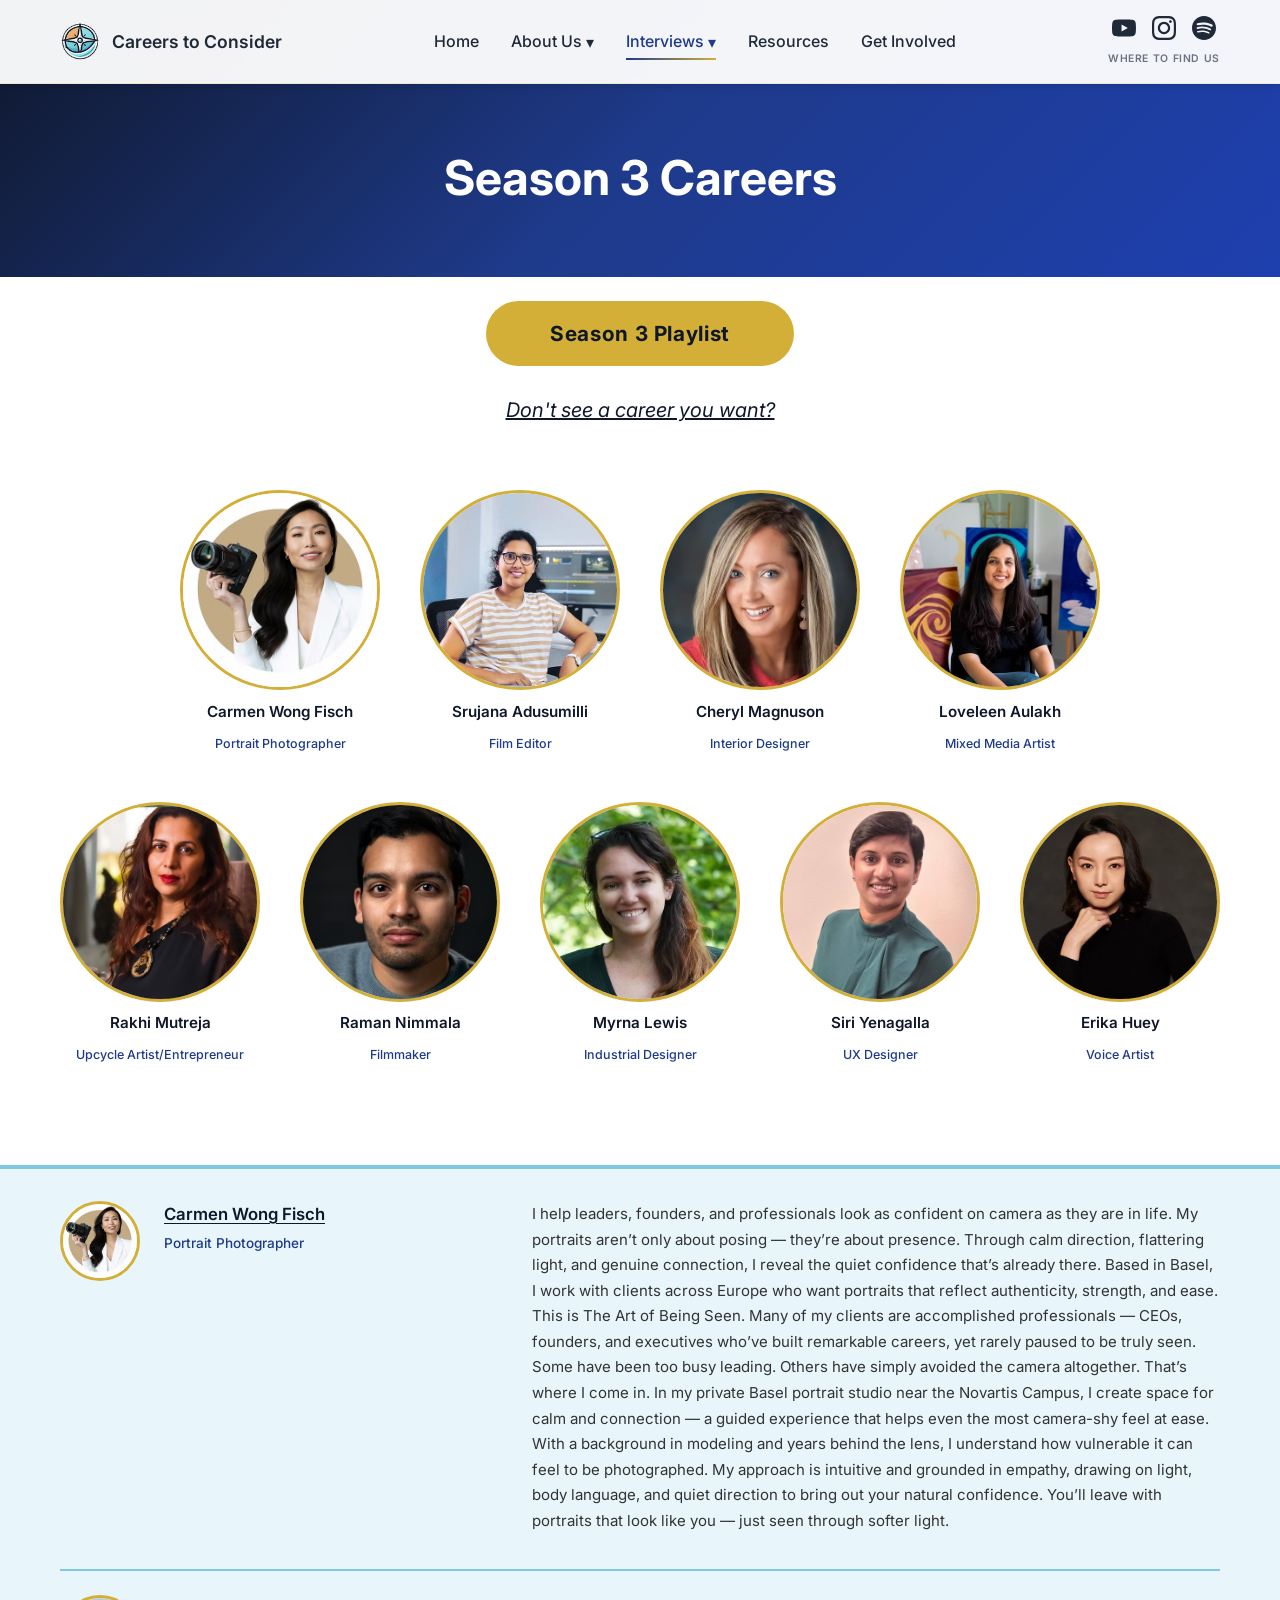
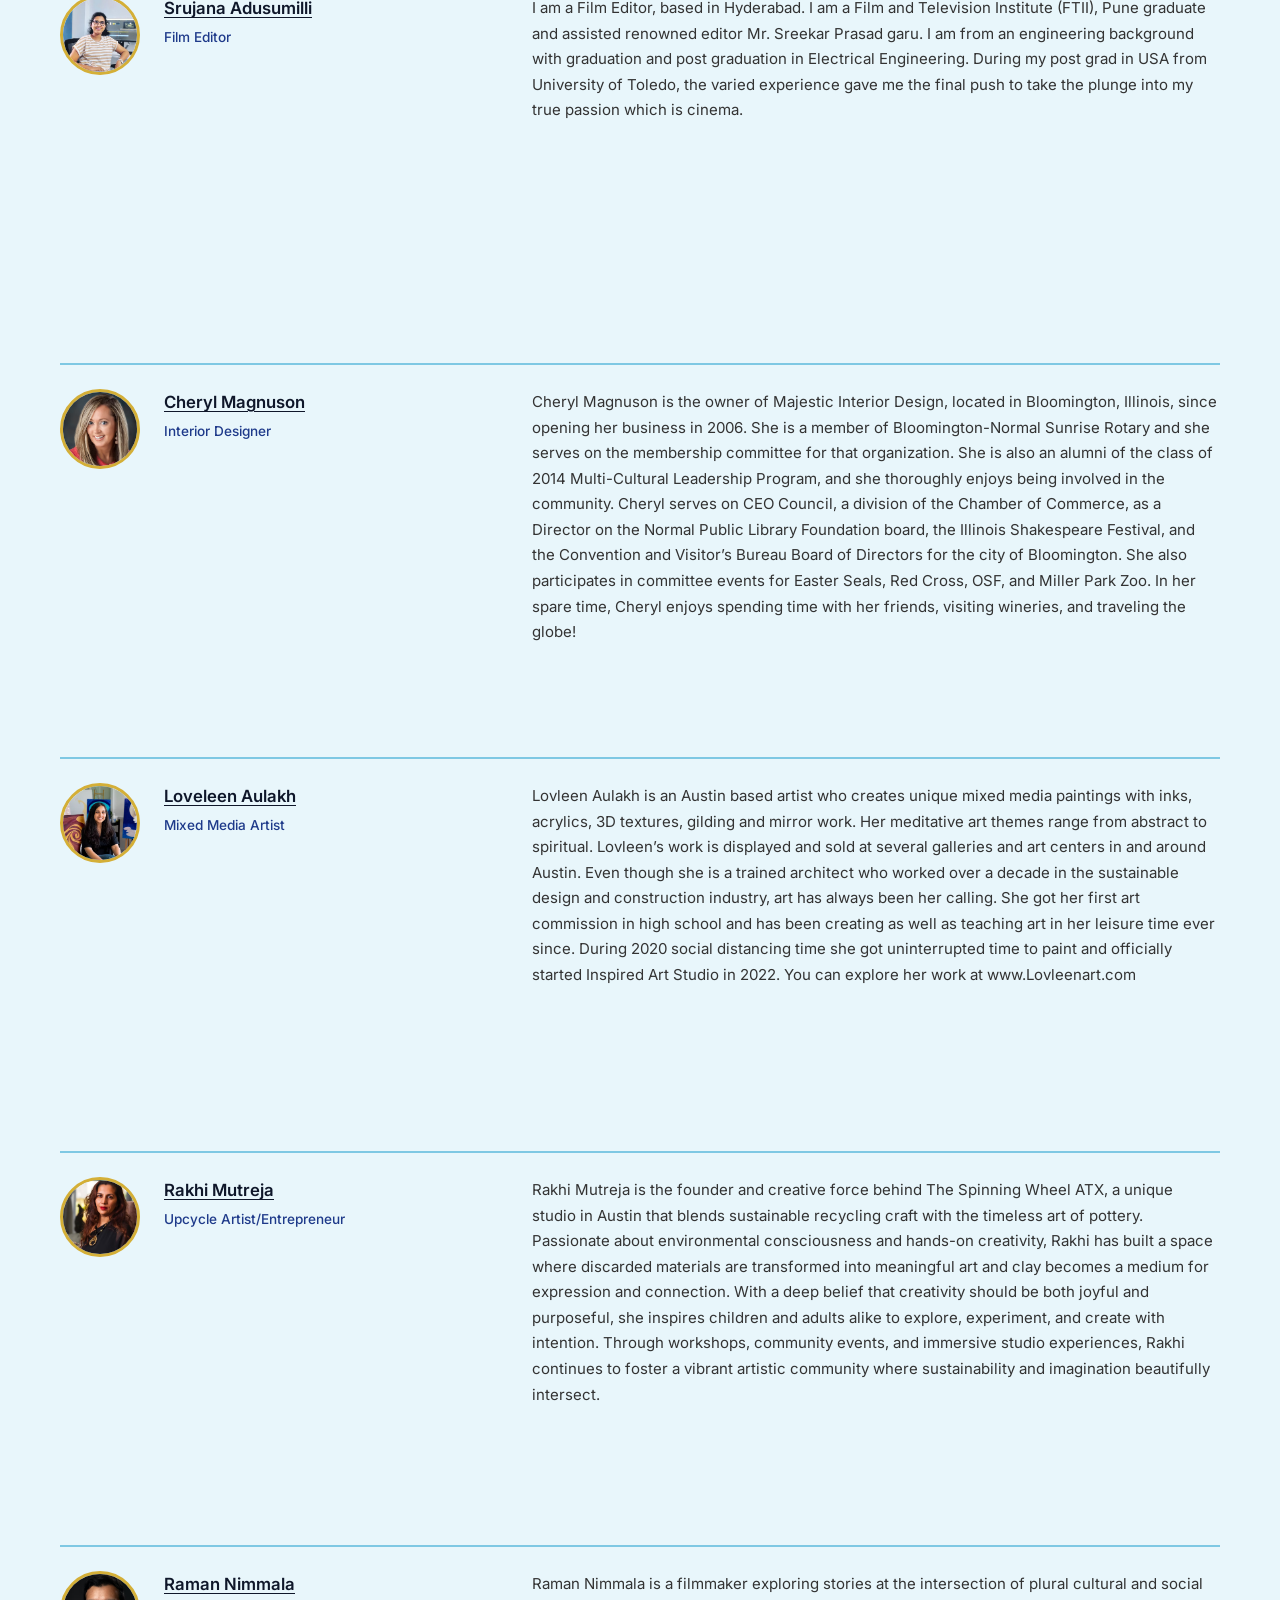
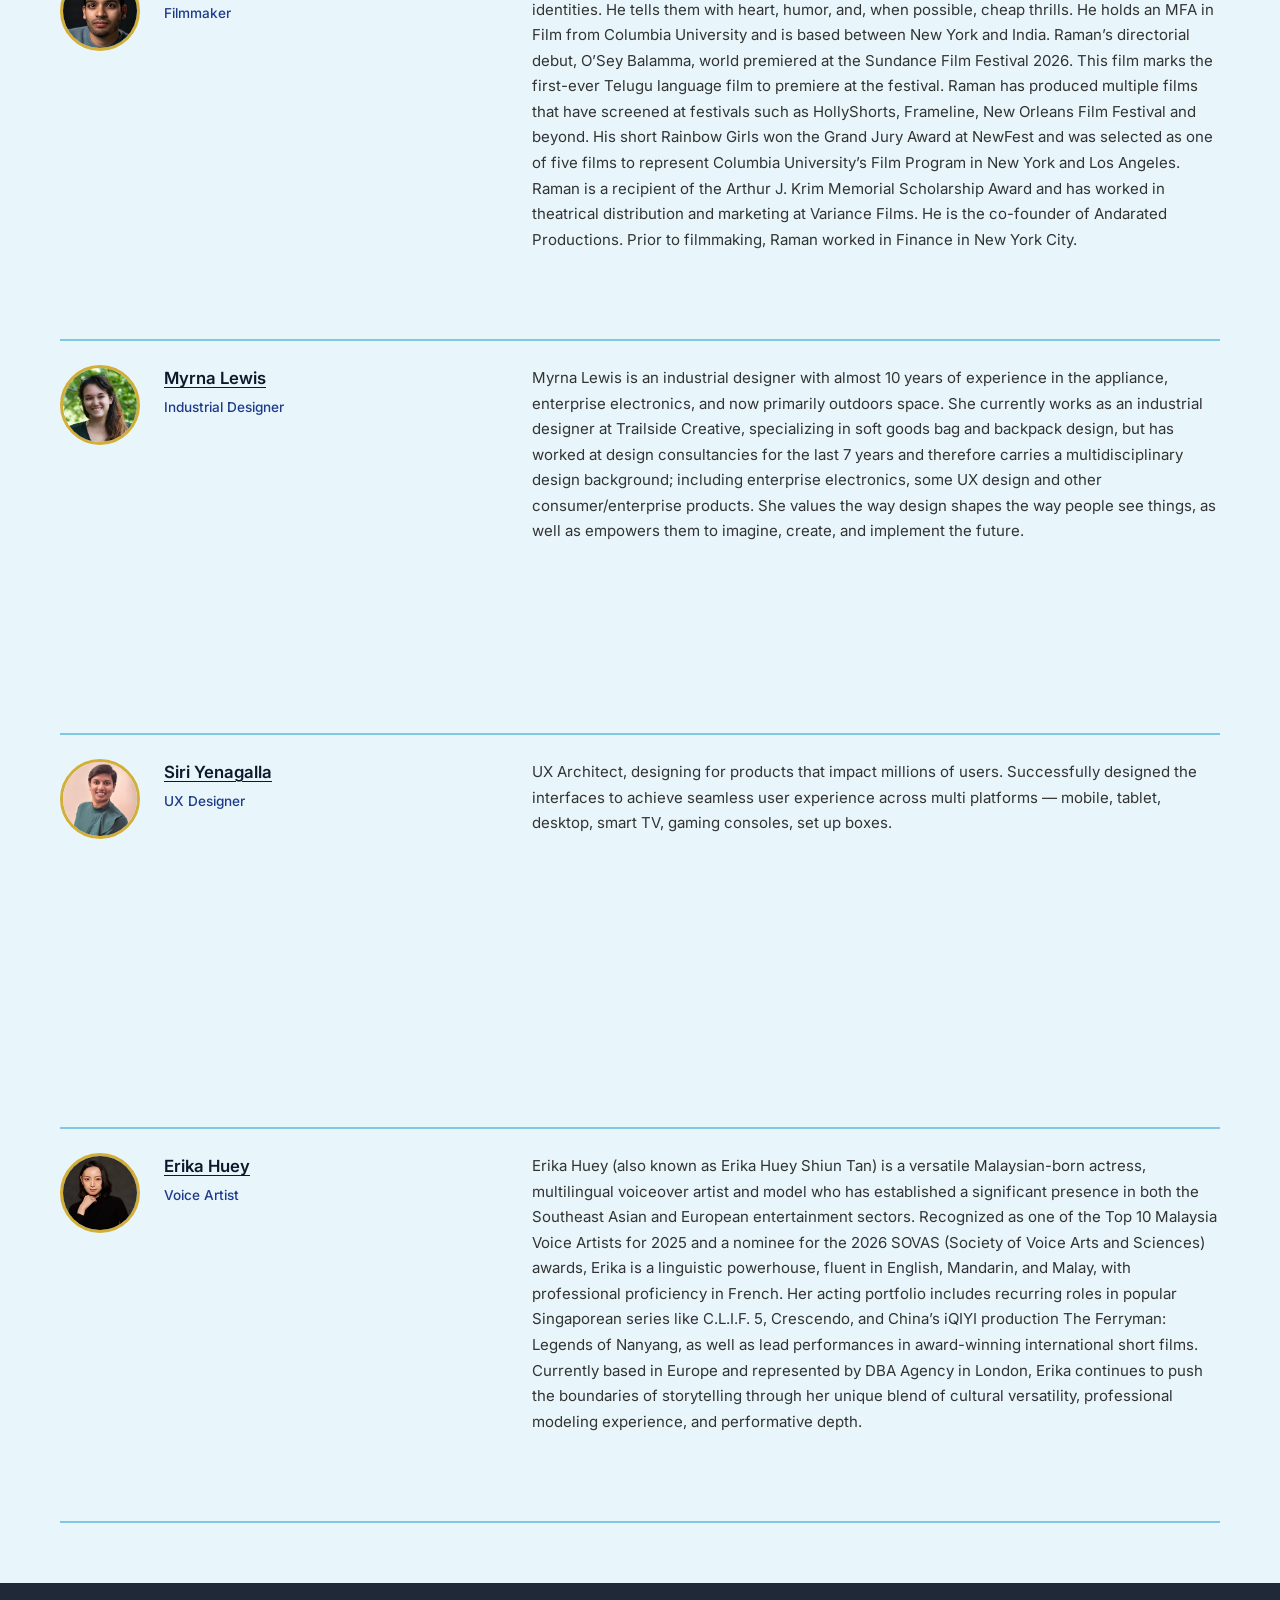
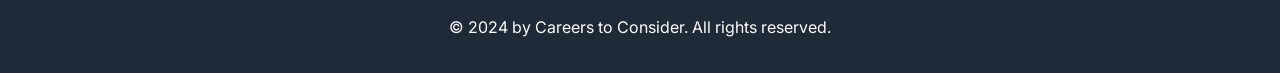
<file: season3.html>
<!DOCTYPE html>
<html lang="en">
<head>
    <meta charset="UTF-8">
    <meta name="viewport" content="width=device-width, initial-scale=1.0">
    <title>Season 3 Careers - Careers to Consider</title>
    <link rel="icon" href="Logo_-_Compass_Only__Centered___1_-removebg-preview.avif" type="image/avif">
    <link rel="stylesheet" href="styles.css">
    <link rel="preconnect" href="https://fonts.googleapis.com">
    <link rel="preconnect" href="https://fonts.gstatic.com" crossorigin>
    <link href="https://fonts.googleapis.com/css2?family=Inter:wght@300;400;500;600;700&display=swap" rel="stylesheet">
    <style>
        a.s1-card {
            text-decoration: none;
            color: inherit;
            cursor: pointer;
            transition: transform 0.2s ease;
        }
        a.s1-card:hover {
            transform: translateY(-4px);
        }
        a.s1-card:hover .s1-photo {
            border-color: var(--navy-blue);
        }
    </style>
</head>
<body>
    <!-- Navigation -->
    <nav class="navbar">
        <div class="nav-container">
            <a href="index.html" class="nav-logo">
                <img src="Logo_-_Compass_Only__Centered___1_-removebg-preview.avif" alt="Careers to Consider Logo" class="logo-img">
                <span class="logo-text">Careers to Consider</span>
            </a>
            <button class="mobile-menu-toggle" aria-label="Toggle menu">
                <span></span>
                <span></span>
                <span></span>
            </button>
            <ul class="nav-menu">
                <li><a href="index.html" class="nav-link">Home</a></li>
                <li class="nav-dropdown">
                    <a href="about.html" class="nav-link dropdown-toggle">About Us <span class="dropdown-arrow">▾</span></a>
                    <ul class="dropdown-menu">
                        <li><a href="about.html" class="dropdown-link">Founders</a></li>
                        <li><a href="interns.html" class="dropdown-link">Interns</a></li>
                    </ul>
                </li>
                <li class="nav-dropdown">
                    <a href="highlight-articles.html" class="nav-link dropdown-toggle no-nav">Interviews <span class="dropdown-arrow">▾</span></a>
                    <ul class="dropdown-menu">
                        <li><a href="highlight-articles.html" class="dropdown-link">Recaps</a></li>
                        <li class="dropdown-submenu">
                            <a href="#" class="dropdown-link submenu-toggle">Full Interviews <span class="submenu-arrow">▸</span></a>
                            <ul class="submenu">
                                <li><a href="season1.html" class="dropdown-link">Season 1</a></li>
                                <li><a href="season2.html" class="dropdown-link">Season 2</a></li>
                                <li><a href="season3.html" class="dropdown-link">Season 3</a></li>
                                <li><a href="season4.html" class="dropdown-link">Season 4</a></li>
                            </ul>
                        </li>
                    </ul>
                </li>
                <li><a href="resources.html" class="nav-link">Resources</a></li>
                <li><a href="get-involved.html" class="nav-link">Get Involved</a></li>
            </ul>
            <div class="social-links-nav">
                <div class="social-icons-row">
                <a href="https://www.youtube.com/@CareerstoConsider" target="_blank" rel="noopener noreferrer" aria-label="YouTube">
                    <svg width="24" height="24" viewBox="0 0 24 24" fill="currentColor">
                        <path d="M23.498 6.186a3.016 3.016 0 0 0-2.122-2.136C19.505 3.545 12 3.545 12 3.545s-7.505 0-9.377.505A3.017 3.017 0 0 0 .502 6.186C0 8.07 0 12 0 12s0 3.93.502 5.814a3.016 3.016 0 0 0 2.122 2.136c1.871.505 9.376.505 9.376.505s7.505 0 9.377-.505a3.015 3.015 0 0 0 2.122-2.136C24 15.93 24 12 24 12s0-3.93-.502-5.814zM9.545 15.568V8.432L15.818 12l-6.273 3.568z"/>
                    </svg>
                </a>
                <a href="https://www.instagram.com/careers_2_consider/#" target="_blank" rel="noopener noreferrer" aria-label="Instagram">
                    <svg width="24" height="24" viewBox="0 0 24 24" fill="currentColor">
                        <path d="M12 2.163c3.204 0 3.584.012 4.85.07 3.252.148 4.771 1.691 4.919 4.919.058 1.265.069 1.645.069 4.849 0 3.205-.012 3.584-.069 4.849-.149 3.225-1.664 4.771-4.919 4.919-1.266.058-1.644.07-4.85.07-3.204 0-3.584-.012-4.849-.07-3.26-.149-4.771-1.699-4.919-4.92-.058-1.265-.07-1.644-.07-4.849 0-3.204.013-3.583.07-4.849.149-3.227 1.664-4.771 4.919-4.919 1.266-.057 1.645-.069 4.849-.069zm0-2.163c-3.259 0-3.667.014-4.947.072-4.358.2-6.78 2.618-6.98 6.98-.059 1.281-.073 1.689-.073 4.948 0 3.259.014 3.668.072 4.948.2 4.358 2.618 6.78 6.98 6.98 1.281.058 1.689.072 4.948.072 3.259 0 3.668-.014 4.948-.072 4.354-.2 6.782-2.618 6.979-6.98.059-1.28.073-1.689.073-4.948 0-3.259-.014-3.667-.072-4.947-.196-4.354-2.617-6.78-6.979-6.98-1.281-.059-1.69-.073-4.949-.073zm0 5.838c-3.403 0-6.162 2.759-6.162 6.162s2.759 6.163 6.162 6.163 6.162-2.759 6.162-6.163c0-3.403-2.759-6.162-6.162-6.162zm0 10.162c-2.209 0-4-1.79-4-4 0-2.209 1.791-4 4-4s4 1.791 4 4c0 2.21-1.791 4-4 4zm6.406-11.845c-.796 0-1.441.645-1.441 1.44s.645 1.44 1.441 1.44c.795 0 1.439-.645 1.439-1.44s-.644-1.44-1.439-1.44z"/>
                    </svg>
                </a>
                <a href="https://open.spotify.com/show/5vmxyUyTgrikfNQPQknKLu?si=xGbpuaUBRBmmk2PoJExhdA" target="_blank" rel="noopener noreferrer" aria-label="Spotify">
                    <svg width="24" height="24" viewBox="0 0 24 24" fill="currentColor">
                        <path d="M12 0C5.373 0 0 5.373 0 12s5.373 12 12 12 12-5.373 12-12S18.627 0 12 0zm5.516 17.318c-.214.354-.676.465-1.029.251-2.82-1.723-6.369-2.112-10.548-1.157-.402.092-.804-.157-.896-.559-.092-.402.157-.804.559-.896 4.571-1.045 8.492-.595 11.665 1.337.353.214.464.676.249 1.024zm1.47-3.27c-.27.438-.843.576-1.28.306-3.227-1.983-8.146-2.557-11.966-1.399-.494.149-1.016-.131-1.165-.625-.149-.494.131-1.016.625-1.165 4.361-1.323 9.78-.682 13.481 1.596.437.27.575.843.305 1.287zm.126-3.405C15.599 8.457 9.5 8.247 6.07 9.29c-.593.18-1.219-.155-1.399-.748-.18-.593.155-1.219.748-1.399C9.571 5.991 16.26 6.237 20.13 8.598c.537.32.713 1.014.393 1.551-.32.537-1.014.713-1.551.393l.14.101z"/>
                    </svg>
                </a>
                </div>
                <span class="social-nav-label">Where to find us</span>
            </div>
        </div>
    </nav>

    <!-- Page Header -->
    <section class="page-header">
        <div class="container">
            <h1 class="page-title">Season 3 Careers</h1>
        </div>
    </section>

    <!-- Season 3 Playlist Banner -->
    <div class="s1-playlist-banner-wrap">
        <a href="https://www.youtube.com/playlist?list=PLXyyR7MmYAT3d_eibC7MDamohWOOTr8Mt" target="_blank" rel="noopener noreferrer" class="s1-playlist-banner">
            Season 3 Playlist
        </a>
    </div>

    <!-- Interviewee Interest Link -->
    <div style="text-align:center; padding: 0.75rem 20px 0;">
        <a href="https://docs.google.com/forms/d/e/1FAIpQLSfuzWP0uRRmpA92XiLmuYjYR4IUHMQctx27GhhIwopSrIZDxA/viewform" target="_blank" rel="noopener noreferrer" style="font-size:1.25rem; color:var(--navy-blue); text-decoration:underline; font-style:italic;">Don't see a career you want?</a>
    </div>

    <!-- Careers Section -->
    <section class="careers-section">
        <div class="container">
            <div class="s1-grid">
                <!-- Row 1 -->
                <div class="s1-row">
                    <a href="#section-carmen-wong-fisch" class="s1-card">
                        <img src="season3_pfp/Carmen_Wong_Fisch.avif" alt="Carmen Wong Fisch" class="s1-photo">
                        <h3 class="s1-name">Carmen Wong Fisch</h3>
                        <p class="s1-role">Portrait Photographer</p>
                    </a>
                    <a href="#section-srujana-adusumilli" class="s1-card">
                        <img src="season3_pfp/Srujana_Adusumilli.avif" alt="Srujana Adusumilli" class="s1-photo">
                        <h3 class="s1-name">Srujana Adusumilli</h3>
                        <p class="s1-role">Film Editor</p>
                    </a>
                    <a href="#section-cheryl-magnuson" class="s1-card">
                        <img src="season3_pfp/Cheryl_Magnuson.avif" alt="Cheryl Magnuson" class="s1-photo">
                        <h3 class="s1-name">Cheryl Magnuson</h3>
                        <p class="s1-role">Interior Designer</p>
                    </a>
                    <a href="#section-loveleen-aulakh" class="s1-card">
                        <img src="season3_pfp/Lovleen_Aulakh.avif" alt="Loveleen Aulakh" class="s1-photo">
                        <h3 class="s1-name">Loveleen Aulakh</h3>
                        <p class="s1-role">Mixed Media Artist</p>
                    </a>
                </div>
                <!-- Row 2 -->
                <div class="s1-row">
                    <a href="#section-rakhi-mutreja" class="s1-card">
                        <img src="season3_pfp/Rakhi_Mutreja.avif" alt="Rakhi Mutreja" class="s1-photo">
                        <h3 class="s1-name">Rakhi Mutreja</h3>
                        <p class="s1-role">Upcycle Artist/Entrepreneur</p>
                    </a>
                    <a href="#section-raman-nimmala" class="s1-card">
                        <img src="season3_pfp/Raman_Nimmala.avif" alt="Raman Nimmala" class="s1-photo">
                        <h3 class="s1-name">Raman Nimmala</h3>
                        <p class="s1-role">Filmmaker</p>
                    </a>
                    <a href="#section-myrna-lewis" class="s1-card">
                        <img src="season3_pfp/Myrna_Lewis.avif" alt="Myrna Lewis" class="s1-photo">
                        <h3 class="s1-name">Myrna Lewis</h3>
                        <p class="s1-role">Industrial Designer</p>
                    </a>
                    <a href="#section-siri-yenagalla" class="s1-card">
                        <img src="season3_pfp/Siri_Yenigalla.avif" alt="Siri Yenagalla" class="s1-photo">
                        <h3 class="s1-name">Siri Yenagalla</h3>
                        <p class="s1-role">UX Designer</p>
                    </a>
                    <a href="#section-erika-huey" class="s1-card">
                        <img src="season3_pfp/Erika_Huey.avif" alt="Erika Huey" class="s1-photo">
                        <h3 class="s1-name">Erika Huey</h3>
                        <p class="s1-role">Voice Artist</p>
                    </a>
                </div>
            </div>
        </div>
    </section>

    <!-- Season 3 List Section -->
    <div class="s1-divider-line"></div>
    <section class="s1-list-section">
        <div class="container">
            <div class="s1-list">
                <div class="s1-list-row" id="section-carmen-wong-fisch">
                    <img src="season3_pfp/Carmen_Wong_Fisch.avif" alt="Carmen Wong Fisch" class="s1-list-photo">
                    <div class="s1-list-info">
                        <h3 class="s1-list-name"><a href="https://www.youtube.com/watch?v=txNrdIoOBi0&list=PLXyyR7MmYAT3d_eibC7MDamohWOOTr8Mt" target="_blank" rel="noopener noreferrer" class="s1-link">Carmen Wong Fisch</a></h3>
                        <p class="s1-list-role">Portrait Photographer</p>
                    </div>
                    <div class="s1-list-embed">
                        <iframe src="https://www.youtube.com/embed/txNrdIoOBi0" title="Carmen Wong Fisch" frameborder="0" allow="accelerometer; autoplay; clipboard-write; encrypted-media; gyroscope; picture-in-picture" allowfullscreen></iframe>
                    </div>
                    <p class="s1-list-bio">I help leaders, founders, and professionals look as confident on camera as they are in life. My portraits aren’t only about posing — they’re about presence. Through calm direction, flattering light, and genuine connection, I reveal the quiet confidence that’s already there. Based in Basel, I work with clients across Europe who want portraits that reflect authenticity, strength, and ease. This is The Art of Being Seen. Many of my clients are accomplished professionals — CEOs, founders, and executives who’ve built remarkable careers, yet rarely paused to be truly seen. Some have been too busy leading. Others have simply avoided the camera altogether. That’s where I come in. In my private Basel portrait studio near the Novartis Campus, I create space for calm and connection — a guided experience that helps even the most camera-shy feel at ease. With a background in modeling and years behind the lens, I understand how vulnerable it can feel to be photographed. My approach is intuitive and grounded in empathy, drawing on light, body language, and quiet direction to bring out your natural confidence. You’ll leave with portraits that look like you — just seen through softer light.</p>
                </div>
                <div class="s1-list-row" id="section-srujana-adusumilli">
                    <img src="season3_pfp/Srujana_Adusumilli.avif" alt="Srujana Adusumilli" class="s1-list-photo">
                    <div class="s1-list-info">
                        <h3 class="s1-list-name"><a href="https://www.youtube.com/watch?v=-9TeG8WgWaw&list=PLXyyR7MmYAT3d_eibC7MDamohWOOTr8Mt&index=4" target="_blank" rel="noopener noreferrer" class="s1-link">Srujana Adusumilli</a></h3>
                        <p class="s1-list-role">Film Editor</p>
                    </div>
                    <div class="s1-list-embed">
                        <iframe src="https://www.youtube.com/embed/-9TeG8WgWaw" title="Srujana Adusumilli" frameborder="0" allow="accelerometer; autoplay; clipboard-write; encrypted-media; gyroscope; picture-in-picture" allowfullscreen></iframe>
                    </div>
                    <p class="s1-list-bio">I am a Film Editor, based in Hyderabad. I am a Film and Television Institute (FTII), Pune graduate and assisted renowned editor Mr. Sreekar Prasad garu. I am from an engineering background with graduation and post graduation in Electrical Engineering. During my post grad in USA from University of Toledo, the varied experience gave me the final push to take the plunge into my true passion which is cinema.</p>
                </div>
                <div class="s1-list-row" id="section-cheryl-magnuson">
                    <img src="season3_pfp/Cheryl_Magnuson.avif" alt="Cheryl Magnuson" class="s1-list-photo">
                    <div class="s1-list-info">
                        <h3 class="s1-list-name"><a href="https://www.youtube.com/watch?v=Pz-AMzxzUQY&list=PLXyyR7MmYAT3d_eibC7MDamohWOOTr8Mt&index=5" target="_blank" rel="noopener noreferrer" class="s1-link">Cheryl Magnuson</a></h3>
                        <p class="s1-list-role">Interior Designer</p>
                    </div>
                    <div class="s1-list-embed">
                        <iframe src="https://www.youtube.com/embed/Pz-AMzxzUQY" title="Cheryl Magnuson" frameborder="0" allow="accelerometer; autoplay; clipboard-write; encrypted-media; gyroscope; picture-in-picture" allowfullscreen></iframe>
                    </div>
                    <p class="s1-list-bio">Cheryl Magnuson is the owner of Majestic Interior Design, located in Bloomington, Illinois, since opening her business in 2006. She is a member of Bloomington-Normal Sunrise Rotary and she serves on the membership committee for that organization. She is also an alumni of the class of 2014 Multi-Cultural Leadership Program, and she thoroughly enjoys being involved in the community. Cheryl serves on CEO Council, a division of the Chamber of Commerce, as a Director on the Normal Public Library Foundation board, the Illinois Shakespeare Festival, and the Convention and Visitor’s Bureau Board of Directors for the city of Bloomington. She also participates in committee events for Easter Seals, Red Cross, OSF, and Miller Park Zoo. In her spare time, Cheryl enjoys spending time with her friends, visiting wineries, and traveling the globe!</p>
                </div>
                <div class="s1-list-row" id="section-loveleen-aulakh">
                    <img src="season3_pfp/Lovleen_Aulakh.avif" alt="Loveleen Aulakh" class="s1-list-photo">
                    <div class="s1-list-info">
                        <h3 class="s1-list-name"><a href="https://www.youtube.com/watch?v=bVHgrXAVWm4&list=PLXyyR7MmYAT3d_eibC7MDamohWOOTr8Mt&index=6" target="_blank" rel="noopener noreferrer" class="s1-link">Loveleen Aulakh</a></h3>
                        <p class="s1-list-role">Mixed Media Artist</p>
                    </div>
                    <div class="s1-list-embed">
                        <iframe src="https://www.youtube.com/embed/bVHgrXAVWm4" title="Loveleen Aulakh" frameborder="0" allow="accelerometer; autoplay; clipboard-write; encrypted-media; gyroscope; picture-in-picture" allowfullscreen></iframe>
                    </div>
                    <p class="s1-list-bio">Lovleen Aulakh is an Austin based artist who creates unique mixed media paintings with inks, acrylics, 3D textures, gilding and mirror work. Her meditative art themes range from abstract to spiritual. Lovleen’s work is displayed and sold at several galleries and art centers in and around Austin. Even though she is a trained architect who worked over a decade in the sustainable design and construction industry, art has always been her calling. She got her first art commission in high school and has been creating as well as teaching art in her leisure time ever since. During 2020 social distancing time she got uninterrupted time to paint and officially started Inspired Art Studio in 2022. You can explore her work at www.Lovleenart.com</p>
                </div>
                <div class="s1-list-row" id="section-rakhi-mutreja">
                    <img src="season3_pfp/Rakhi_Mutreja.avif" alt="Rakhi Mutreja" class="s1-list-photo">
                    <div class="s1-list-info">
                        <h3 class="s1-list-name"><a href="https://www.youtube.com/watch?v=S6VU-SVTjk0&list=PLXyyR7MmYAT3d_eibC7MDamohWOOTr8Mt&index=7" target="_blank" rel="noopener noreferrer" class="s1-link">Rakhi Mutreja</a></h3>
                        <p class="s1-list-role">Upcycle Artist/Entrepreneur</p>
                    </div>
                    <div class="s1-list-embed">
                        <iframe src="https://www.youtube.com/embed/S6VU-SVTjk0" title="Rakhi Mutreja" frameborder="0" allow="accelerometer; autoplay; clipboard-write; encrypted-media; gyroscope; picture-in-picture" allowfullscreen></iframe>
                    </div>
                    <p class="s1-list-bio">Rakhi Mutreja is the founder and creative force behind The Spinning Wheel ATX, a unique studio in Austin that blends sustainable recycling craft with the timeless art of pottery. Passionate about environmental consciousness and hands-on creativity, Rakhi has built a space where discarded materials are transformed into meaningful art and clay becomes a medium for expression and connection. With a deep belief that creativity should be both joyful and purposeful, she inspires children and adults alike to explore, experiment, and create with intention. Through workshops, community events, and immersive studio experiences, Rakhi continues to foster a vibrant artistic community where sustainability and imagination beautifully intersect.</p>
                </div>
                <div class="s1-list-row" id="section-raman-nimmala">
                    <img src="season3_pfp/Raman_Nimmala.avif" alt="Raman Nimmala" class="s1-list-photo">
                    <div class="s1-list-info">
                        <h3 class="s1-list-name"><a href="https://www.youtube.com/watch?v=vUpuwvmKby4&list=PLXyyR7MmYAT3d_eibC7MDamohWOOTr8Mt&index=2" target="_blank" rel="noopener noreferrer" class="s1-link">Raman Nimmala</a></h3>
                        <p class="s1-list-role">Filmmaker</p>
                    </div>
                    <div class="s1-list-embed">
                        <iframe src="https://www.youtube.com/embed/vUpuwvmKby4" title="Raman Nimmala" frameborder="0" allow="accelerometer; autoplay; clipboard-write; encrypted-media; gyroscope; picture-in-picture" allowfullscreen></iframe>
                    </div>
                    <p class="s1-list-bio">Raman Nimmala is a filmmaker exploring stories at the intersection of plural cultural and social identities. He tells them with heart, humor, and, when possible, cheap thrills. He holds an MFA in Film from Columbia University and is based between New York and India. Raman’s directorial debut, O’Sey Balamma, world premiered at the Sundance Film Festival 2026. This film marks the first-ever Telugu language film to premiere at the festival. Raman has produced multiple films that have screened at festivals such as HollyShorts, Frameline, New Orleans Film Festival and beyond. His short Rainbow Girls won the Grand Jury Award at NewFest and was selected as one of five films to represent Columbia University’s Film Program in New York and Los Angeles. Raman is a recipient of the Arthur J. Krim Memorial Scholarship Award and has worked in theatrical distribution and marketing at Variance Films. He is the co-founder of Andarated Productions. Prior to filmmaking, Raman worked in Finance in New York City.</p>
                </div>
                <div class="s1-list-row" id="section-myrna-lewis">
                    <img src="season3_pfp/Myrna_Lewis.avif" alt="Myrna Lewis" class="s1-list-photo">
                    <div class="s1-list-info">
                        <h3 class="s1-list-name"><a href="https://www.youtube.com/watch?v=6f2spUiWRBM&list=PLXyyR7MmYAT3d_eibC7MDamohWOOTr8Mt&index=3" target="_blank" rel="noopener noreferrer" class="s1-link">Myrna Lewis</a></h3>
                        <p class="s1-list-role">Industrial Designer</p>
                    </div>
                    <div class="s1-list-embed">
                        <iframe src="https://www.youtube.com/embed/6f2spUiWRBM" title="Myrna Lewis" frameborder="0" allow="accelerometer; autoplay; clipboard-write; encrypted-media; gyroscope; picture-in-picture" allowfullscreen></iframe>
                    </div>
                    <p class="s1-list-bio">Myrna Lewis is an industrial designer with almost 10 years of experience in the appliance, enterprise electronics, and now primarily outdoors space. She currently works as an industrial designer at Trailside Creative, specializing in soft goods bag and backpack design, but has worked at design consultancies for the last 7 years and therefore carries a multidisciplinary design background; including enterprise electronics, some UX design and other consumer/enterprise products. She values the way design shapes the way people see things, as well as empowers them to imagine, create, and implement the future.</p>
                </div>
                <div class="s1-list-row" id="section-siri-yenagalla">
                    <img src="season3_pfp/Siri_Yenigalla.avif" alt="Siri Yenagalla" class="s1-list-photo">
                    <div class="s1-list-info">
                        <h3 class="s1-list-name"><a href="https://www.youtube.com/watch?v=rwVUx_y4iLQ&list=PLXyyR7MmYAT3d_eibC7MDamohWOOTr8Mt&index=9" target="_blank" rel="noopener noreferrer" class="s1-link">Siri Yenagalla</a></h3>
                        <p class="s1-list-role">UX Designer</p>
                    </div>
                    <div class="s1-list-embed">
                        <iframe src="https://www.youtube.com/embed/rwVUx_y4iLQ" title="Siri Yenagalla" frameborder="0" allow="accelerometer; autoplay; clipboard-write; encrypted-media; gyroscope; picture-in-picture" allowfullscreen></iframe>
                    </div>
                    <p class="s1-list-bio">UX Architect, designing for products that impact millions of users. Successfully designed the interfaces to achieve seamless user experience across multi platforms — mobile, tablet, desktop, smart TV, gaming consoles, set up boxes.</p>
                </div>
                <div class="s1-list-row" id="section-erika-huey">
                    <img src="season3_pfp/Erika_Huey.avif" alt="Erika Huey" class="s1-list-photo">
                    <div class="s1-list-info">
                        <h3 class="s1-list-name"><a href="https://www.youtube.com/watch?v=dqnOaHomQFE&list=PLXyyR7MmYAT3d_eibC7MDamohWOOTr8Mt&index=8" target="_blank" rel="noopener noreferrer" class="s1-link">Erika Huey</a></h3>
                        <p class="s1-list-role">Voice Artist</p>
                    </div>
                    <div class="s1-list-embed">
                        <iframe src="https://www.youtube.com/embed/dqnOaHomQFE" title="Erika Huey" frameborder="0" allow="accelerometer; autoplay; clipboard-write; encrypted-media; gyroscope; picture-in-picture" allowfullscreen></iframe>
                    </div>
                    <p class="s1-list-bio">Erika Huey (also known as Erika Huey Shiun Tan) is a versatile Malaysian-born actress, multilingual voiceover artist and model who has established a significant presence in both the Southeast Asian and European entertainment sectors. Recognized as one of the Top 10 Malaysia Voice Artists for 2025 and a nominee for the 2026 SOVAS (Society of Voice Arts and Sciences) awards, Erika is a linguistic powerhouse, fluent in English, Mandarin, and Malay, with professional proficiency in French. Her acting portfolio includes recurring roles in popular Singaporean series like C.L.I.F. 5, Crescendo, and China’s iQIYI production The Ferryman: Legends of Nanyang, as well as lead performances in award-winning international short films. Currently based in Europe and represented by DBA Agency in London, Erika continues to push the boundaries of storytelling through her unique blend of cultural versatility, professional modeling experience, and performative depth.</p>
                </div>
            </div>
        </div>
    </section>

    <!-- Footer -->
    <footer class="footer">
        <div class="container">
            <p>&copy; 2024 by Careers to Consider. All rights reserved.</p>
        </div>
    </footer>

    <script src="script.js"></script>
    <script>
        document.querySelectorAll('a.s1-card').forEach(function(card) {
            card.addEventListener('click', function(e) {
                var target = document.querySelector(this.getAttribute('href'));
                if (!target) return;
                e.preventDefault();
                var top = target.getBoundingClientRect().top + window.scrollY;
                var offset = top - (window.innerHeight / 2) + (target.offsetHeight / 2);
                window.scrollTo({ top: offset, behavior: 'smooth' });
            });
        });
    </script>
</body>
</html>
</file>
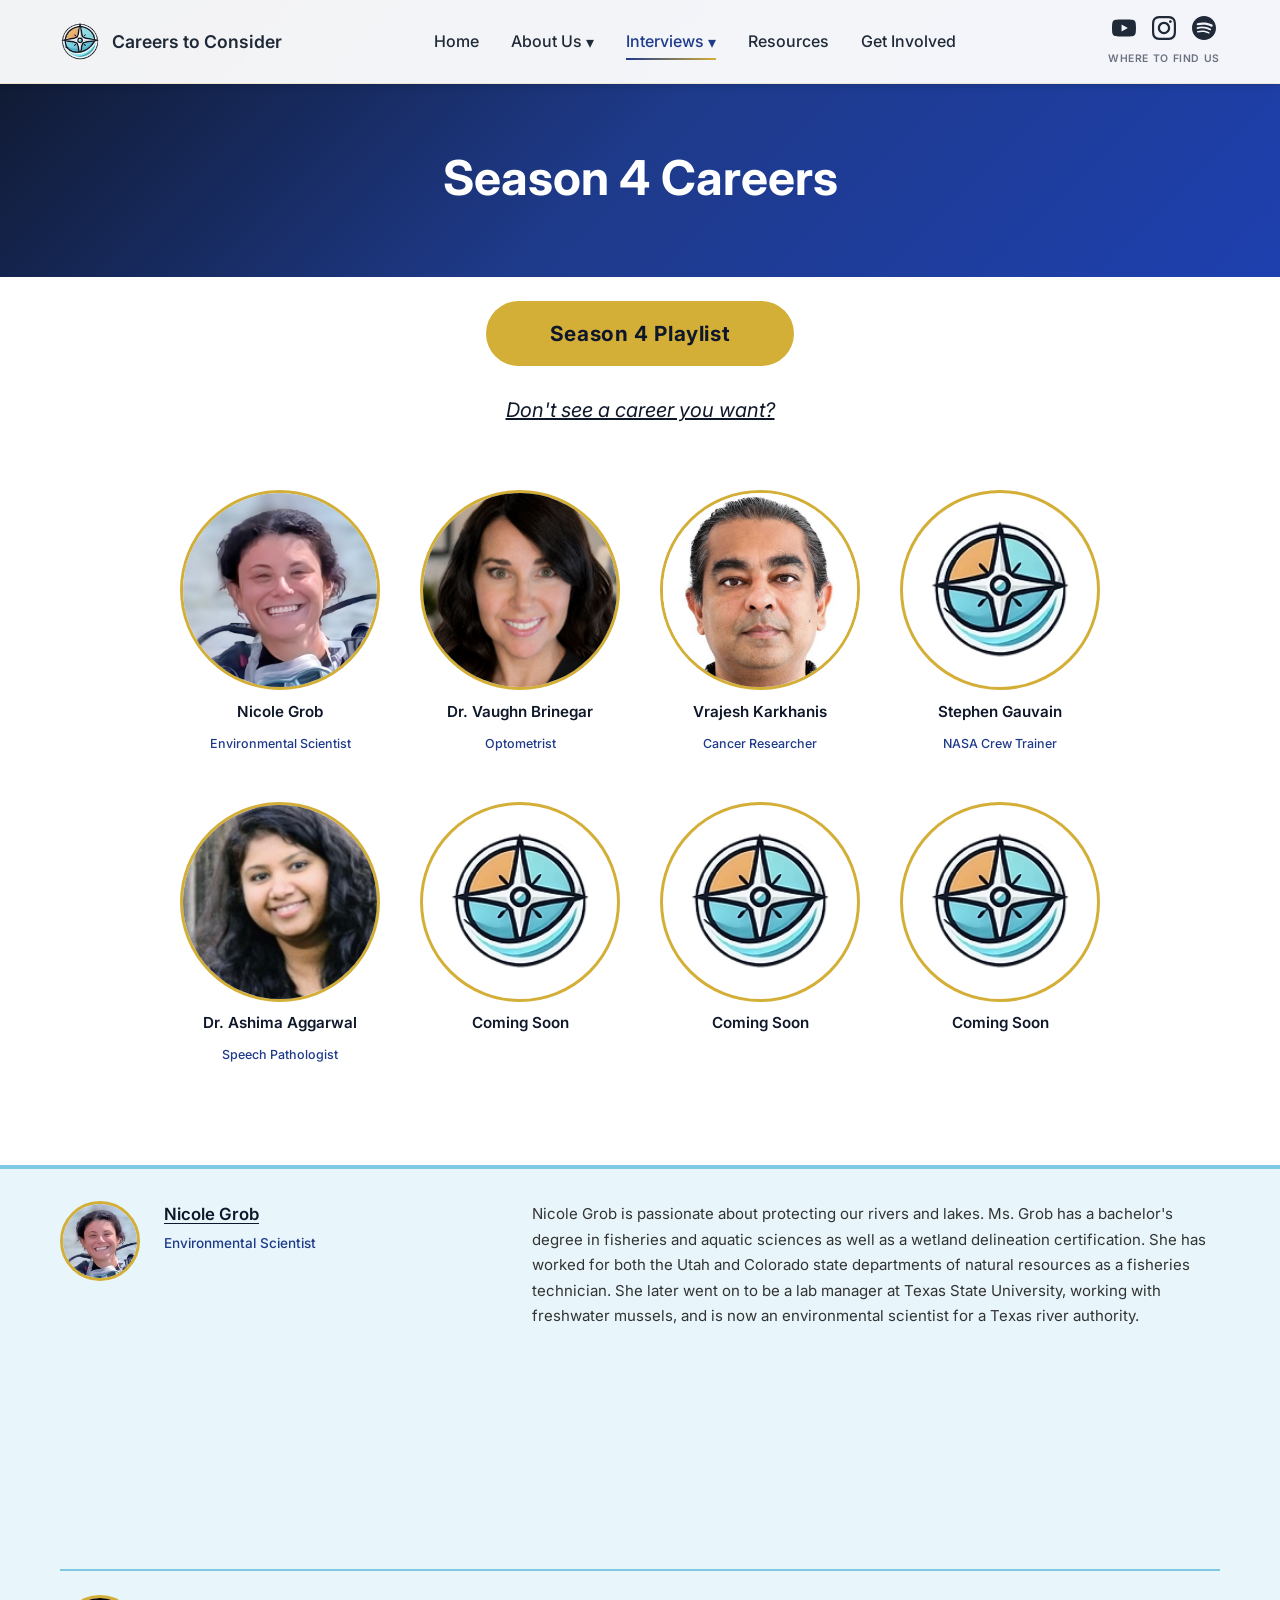
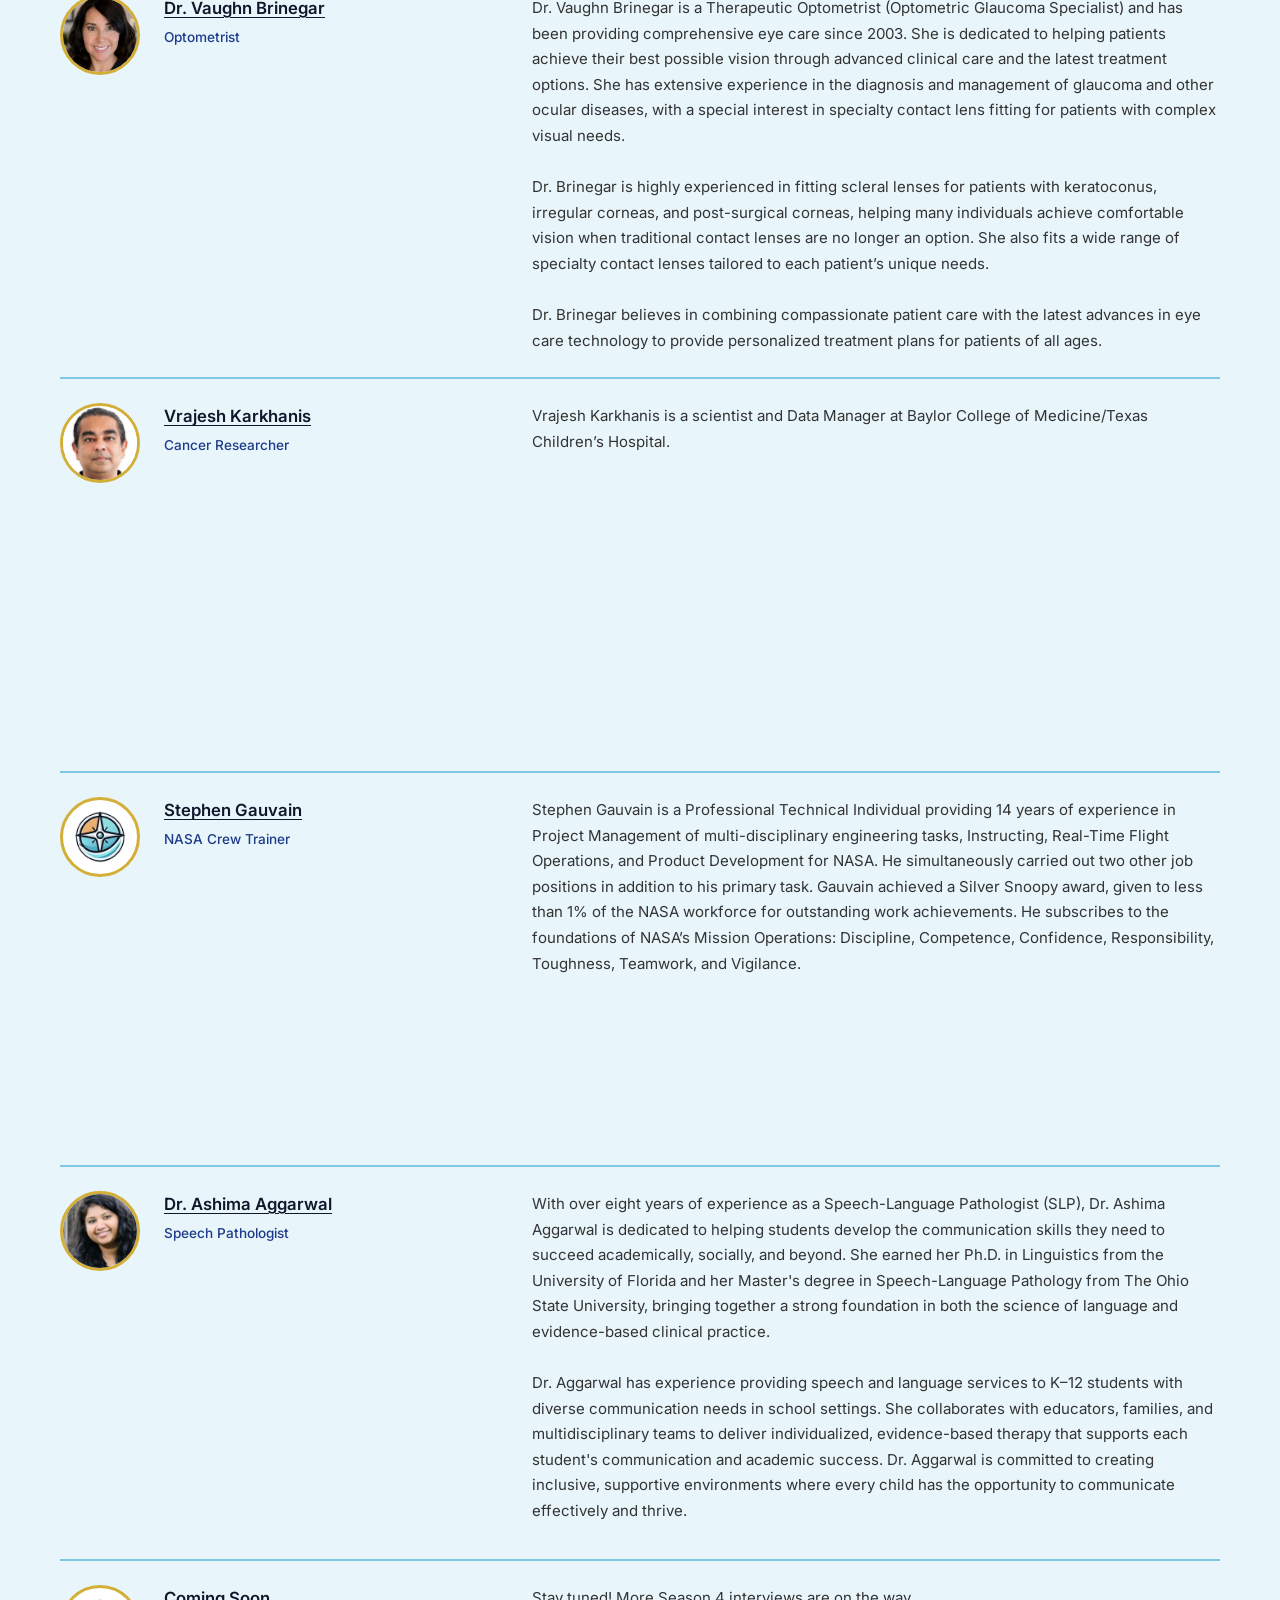
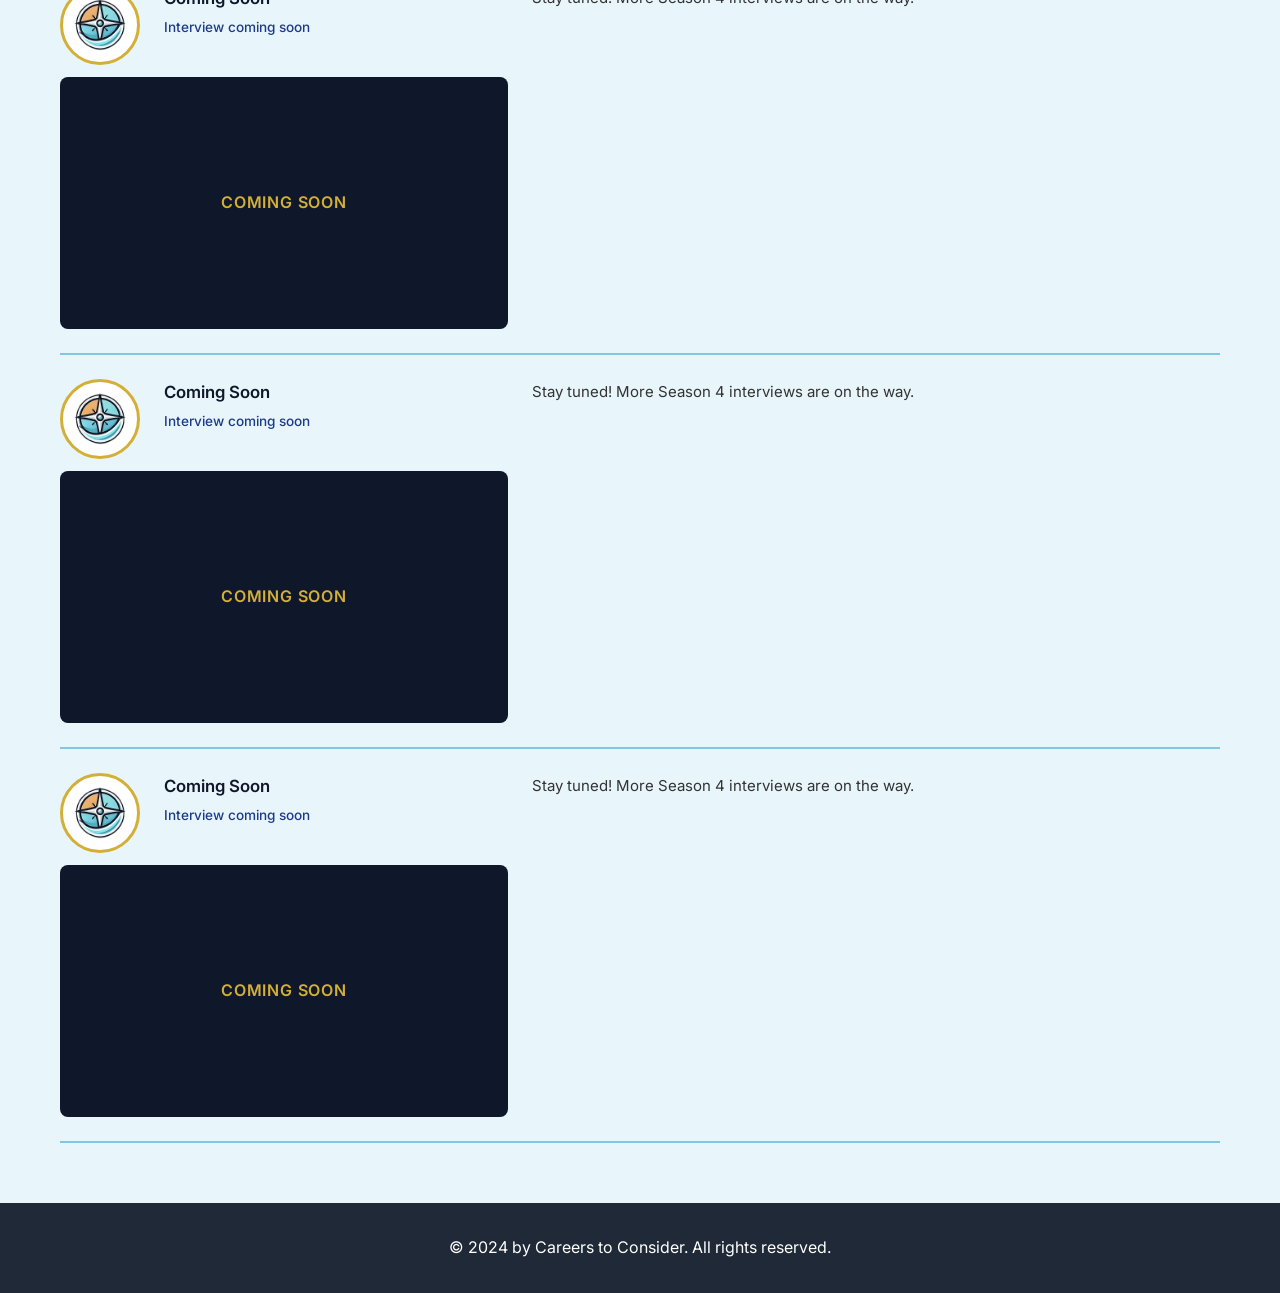
<file: season4.html>
<!DOCTYPE html>
<html lang="en">
<head>
    <meta charset="UTF-8">
    <meta name="viewport" content="width=device-width, initial-scale=1.0">
    <title>Season 4 Careers - Careers to Consider</title>
    <link rel="icon" href="Logo_-_Compass_Only__Centered___1_-removebg-preview.avif" type="image/avif">
    <link rel="stylesheet" href="styles.css">
    <link rel="preconnect" href="https://fonts.googleapis.com">
    <link rel="preconnect" href="https://fonts.gstatic.com" crossorigin>
    <link href="https://fonts.googleapis.com/css2?family=Inter:wght@300;400;500;600;700&display=swap" rel="stylesheet">
    <style>
        a.s1-card {
            text-decoration: none;
            color: inherit;
            cursor: pointer;
            transition: transform 0.2s ease;
        }
        a.s1-card:hover {
            transform: translateY(-4px);
        }
        a.s1-card:hover .s1-photo {
            border-color: var(--navy-blue);
        }
        .s4-photo-placeholder {
            object-fit: contain;
            object-position: center;
            background: #ffffff;
            padding: 12%;
            box-sizing: border-box;
        }
        .s4-video-placeholder {
            width: 100%;
            aspect-ratio: 16 / 9;
            border-radius: 8px;
            background: var(--navy-blue);
            color: var(--gold-accent);
            display: flex;
            align-items: center;
            justify-content: center;
            font-weight: 600;
            letter-spacing: 0.05em;
            text-transform: uppercase;
        }
    </style>
</head>
<body>
    <!-- Navigation -->
    <nav class="navbar">
        <div class="nav-container">
            <a href="index.html" class="nav-logo">
                <img src="Logo_-_Compass_Only__Centered___1_-removebg-preview.avif" alt="Careers to Consider Logo" class="logo-img">
                <span class="logo-text">Careers to Consider</span>
            </a>
            <button class="mobile-menu-toggle" aria-label="Toggle menu">
                <span></span>
                <span></span>
                <span></span>
            </button>
            <ul class="nav-menu">
                <li><a href="index.html" class="nav-link">Home</a></li>
                <li class="nav-dropdown">
                    <a href="about.html" class="nav-link dropdown-toggle">About Us <span class="dropdown-arrow">▾</span></a>
                    <ul class="dropdown-menu">
                        <li><a href="about.html" class="dropdown-link">Founders</a></li>
                        <li><a href="interns.html" class="dropdown-link">Interns</a></li>
                    </ul>
                </li>
                <li class="nav-dropdown">
                    <a href="highlight-articles.html" class="nav-link dropdown-toggle no-nav">Interviews <span class="dropdown-arrow">▾</span></a>
                    <ul class="dropdown-menu">
                        <li><a href="highlight-articles.html" class="dropdown-link">Recaps</a></li>
                        <li class="dropdown-submenu">
                            <a href="#" class="dropdown-link submenu-toggle">Full Interviews <span class="submenu-arrow">▸</span></a>
                            <ul class="submenu">
                                <li><a href="season1.html" class="dropdown-link">Season 1</a></li>
                                <li><a href="season2.html" class="dropdown-link">Season 2</a></li>
                                <li><a href="season3.html" class="dropdown-link">Season 3</a></li>
                                <li><a href="season4.html" class="dropdown-link">Season 4</a></li>
                            </ul>
                        </li>
                    </ul>
                </li>
                <li><a href="resources.html" class="nav-link">Resources</a></li>
                <li><a href="get-involved.html" class="nav-link">Get Involved</a></li>
            </ul>
            <div class="social-links-nav">
                <div class="social-icons-row">
                <a href="https://www.youtube.com/@CareerstoConsider" target="_blank" rel="noopener noreferrer" aria-label="YouTube">
                    <svg width="24" height="24" viewBox="0 0 24 24" fill="currentColor">
                        <path d="M23.498 6.186a3.016 3.016 0 0 0-2.122-2.136C19.505 3.545 12 3.545 12 3.545s-7.505 0-9.377.505A3.017 3.017 0 0 0 .502 6.186C0 8.07 0 12 0 12s0 3.93.502 5.814a3.016 3.016 0 0 0 2.122 2.136c1.871.505 9.376.505 9.376.505s7.505 0 9.377-.505a3.015 3.015 0 0 0 2.122-2.136C24 15.93 24 12 24 12s0-3.93-.502-5.814zM9.545 15.568V8.432L15.818 12l-6.273 3.568z"/>
                    </svg>
                </a>
                <a href="https://www.instagram.com/careers_2_consider/#" target="_blank" rel="noopener noreferrer" aria-label="Instagram">
                    <svg width="24" height="24" viewBox="0 0 24 24" fill="currentColor">
                        <path d="M12 2.163c3.204 0 3.584.012 4.85.07 3.252.148 4.771 1.691 4.919 4.919.058 1.265.069 1.645.069 4.849 0 3.205-.012 3.584-.069 4.849-.149 3.225-1.664 4.771-4.919 4.919-1.266.058-1.644.07-4.85.07-3.204 0-3.584-.012-4.849-.07-3.26-.149-4.771-1.699-4.919-4.92-.058-1.265-.07-1.644-.07-4.849 0-3.204.013-3.583.07-4.849.149-3.227 1.664-4.771 4.919-4.919 1.266-.057 1.645-.069 4.849-.069zm0-2.163c-3.259 0-3.667.014-4.947.072-4.358.2-6.78 2.618-6.98 6.98-.059 1.281-.073 1.689-.073 4.948 0 3.259.014 3.668.072 4.948.2 4.358 2.618 6.78 6.98 6.98 1.281.058 1.689.072 4.948.072 3.259 0 3.668-.014 4.948-.072 4.354-.2 6.782-2.618 6.979-6.98.059-1.28.073-1.689.073-4.948 0-3.259-.014-3.667-.072-4.947-.196-4.354-2.617-6.78-6.979-6.98-1.281-.059-1.69-.073-4.949-.073zm0 5.838c-3.403 0-6.162 2.759-6.162 6.162s2.759 6.163 6.162 6.163 6.162-2.759 6.162-6.163c0-3.403-2.759-6.162-6.162-6.162zm0 10.162c-2.209 0-4-1.79-4-4 0-2.209 1.791-4 4-4s4 1.791 4 4c0 2.21-1.791 4-4 4zm6.406-11.845c-.796 0-1.441.645-1.441 1.44s.645 1.44 1.441 1.44c.795 0 1.439-.645 1.439-1.44s-.644-1.44-1.439-1.44z"/>
                    </svg>
                </a>
                <a href="https://open.spotify.com/show/5vmxyUyTgrikfNQPQknKLu?si=xGbpuaUBRBmmk2PoJExhdA" target="_blank" rel="noopener noreferrer" aria-label="Spotify">
                    <svg width="24" height="24" viewBox="0 0 24 24" fill="currentColor">
                        <path d="M12 0C5.373 0 0 5.373 0 12s5.373 12 12 12 12-5.373 12-12S18.627 0 12 0zm5.516 17.318c-.214.354-.676.465-1.029.251-2.82-1.723-6.369-2.112-10.548-1.157-.402.092-.804-.157-.896-.559-.092-.402.157-.804.559-.896 4.571-1.045 8.492-.595 11.665 1.337.353.214.464.676.249 1.024zm1.47-3.27c-.27.438-.843.576-1.28.306-3.227-1.983-8.146-2.557-11.966-1.399-.494.149-1.016-.131-1.165-.625-.149-.494.131-1.016.625-1.165 4.361-1.323 9.78-.682 13.481 1.596.437.27.575.843.305 1.287zm.126-3.405C15.599 8.457 9.5 8.247 6.07 9.29c-.593.18-1.219-.155-1.399-.748-.18-.593.155-1.219.748-1.399C9.571 5.991 16.26 6.237 20.13 8.598c.537.32.713 1.014.393 1.551-.32.537-1.014.713-1.551.393l.14.101z"/>
                    </svg>
                </a>
                </div>
                <span class="social-nav-label">Where to find us</span>
            </div>
        </div>
    </nav>

    <!-- Page Header -->
    <section class="page-header">
        <div class="container">
            <h1 class="page-title">Season 4 Careers</h1>
        </div>
    </section>

    <!-- Season 4 Playlist Banner -->
    <div class="s1-playlist-banner-wrap">
        <a href="https://www.youtube.com/playlist?list=PLF99hI8TauVs" target="_blank" rel="noopener noreferrer" class="s1-playlist-banner">
            Season 4 Playlist
        </a>
    </div>

    <!-- Interviewee Interest Link -->
    <div style="text-align:center; padding: 0.75rem 20px 0;">
        <a href="https://docs.google.com/forms/d/e/1FAIpQLSfuzWP0uRRmpA92XiLmuYjYR4IUHMQctx27GhhIwopSrIZDxA/viewform" target="_blank" rel="noopener noreferrer" style="font-size:1.25rem; color:var(--navy-blue); text-decoration:underline; font-style:italic;">Don't see a career you want?</a>
    </div>

    <!-- Careers Section -->
    <section class="careers-section">
        <div class="container">
            <div class="s1-grid">
                <!-- Row 1 -->
                <div class="s1-row">
                    <a href="#section-nicole-grob" class="s1-card">
                        <img src="season4_pfp/Nicole_Grob_crop.jpg" alt="Nicole Grob" class="s1-photo">
                        <h3 class="s1-name">Nicole Grob</h3>
                        <p class="s1-role">Environmental Scientist</p>
                    </a>
                    <a href="#section-vaughn-brinegar" class="s1-card">
                        <img src="season4_pfp/Vaughn_Brinegar_crop.jpg" alt="Dr. Vaughn Brinegar" class="s1-photo">
                        <h3 class="s1-name">Dr. Vaughn Brinegar</h3>
                        <p class="s1-role">Optometrist</p>
                    </a>
                    <a href="#section-vrajesh-karkhanis" class="s1-card">
                        <img src="season4_pfp/Vrajesh_Karkhanis_crop.jpg" alt="Vrajesh Karkhanis" class="s1-photo">
                        <h3 class="s1-name">Vrajesh Karkhanis</h3>
                        <p class="s1-role">Cancer Researcher</p>
                    </a>
                    <a href="#section-stephen-gauvain" class="s1-card">
                        <img src="Logo_-_Compass_Only__Centered___1_-removebg-preview.avif" alt="Stephen Gauvain" class="s1-photo s4-photo-placeholder">
                        <h3 class="s1-name">Stephen Gauvain</h3>
                        <p class="s1-role">NASA Crew Trainer</p>
                    </a>
                </div>
                <!-- Row 2 -->
                <div class="s1-row">
                    <a href="#section-ashima-aggarwal" class="s1-card">
                        <img src="season4_pfp/Ashima_Aggarwal_crop.jpg" alt="Dr. Ashima Aggarwal" class="s1-photo">
                        <h3 class="s1-name">Dr. Ashima Aggarwal</h3>
                        <p class="s1-role">Speech Pathologist</p>
                    </a>
                    <a href="#section-coming-soon-6" class="s1-card">
                        <img src="Logo_-_Compass_Only__Centered___1_-removebg-preview.avif" alt="Coming soon" class="s1-photo s4-photo-placeholder">
                        <h3 class="s1-name">Coming Soon</h3>
                        <p class="s1-role">&nbsp;</p>
                    </a>
                    <a href="#section-coming-soon-7" class="s1-card">
                        <img src="Logo_-_Compass_Only__Centered___1_-removebg-preview.avif" alt="Coming soon" class="s1-photo s4-photo-placeholder">
                        <h3 class="s1-name">Coming Soon</h3>
                        <p class="s1-role">&nbsp;</p>
                    </a>
                    <a href="#section-coming-soon-8" class="s1-card">
                        <img src="Logo_-_Compass_Only__Centered___1_-removebg-preview.avif" alt="Coming soon" class="s1-photo s4-photo-placeholder">
                        <h3 class="s1-name">Coming Soon</h3>
                        <p class="s1-role">&nbsp;</p>
                    </a>
                </div>
            </div>
        </div>
    </section>

    <!-- Season 4 List Section -->
    <div class="s1-divider-line"></div>
    <section class="s1-list-section">
        <div class="container">
            <div class="s1-list">
                <div class="s1-list-row" id="section-nicole-grob">
                    <img src="season4_pfp/Nicole_Grob_crop.jpg" alt="Nicole Grob" class="s1-list-photo">
                    <div class="s1-list-info">
                        <h3 class="s1-list-name"><a href="https://www.youtube.com/watch?v=DklWzMDBMuI&amp;t=374s" target="_blank" rel="noopener noreferrer" class="s1-link">Nicole Grob</a></h3>
                        <p class="s1-list-role">Environmental Scientist</p>
                    </div>
                    <div class="s1-list-embed">
                        <iframe src="https://www.youtube.com/embed/DklWzMDBMuI" title="Nicole Grob" frameborder="0" allow="accelerometer; autoplay; clipboard-write; encrypted-media; gyroscope; picture-in-picture" allowfullscreen></iframe>
                    </div>
                    <p class="s1-list-bio">Nicole Grob is passionate about protecting our rivers and lakes. Ms. Grob has a bachelor's degree in fisheries and aquatic sciences as well as a wetland delineation certification. She has worked for both the Utah and Colorado state departments of natural resources as a fisheries technician. She later went on to be a lab manager at Texas State University, working with freshwater mussels, and is now an environmental scientist for a Texas river authority.</p>
                </div>
                <div class="s1-list-row" id="section-vaughn-brinegar">
                    <img src="season4_pfp/Vaughn_Brinegar_crop.jpg" alt="Dr. Vaughn Brinegar" class="s1-list-photo">
                    <div class="s1-list-info">
                        <h3 class="s1-list-name"><a href="https://www.youtube.com/watch?v=3iop-URC-sU" target="_blank" rel="noopener noreferrer" class="s1-link">Dr. Vaughn Brinegar</a></h3>
                        <p class="s1-list-role">Optometrist</p>
                    </div>
                    <div class="s1-list-embed">
                        <iframe src="https://www.youtube.com/embed/3iop-URC-sU" title="Dr. Vaughn Brinegar" frameborder="0" allow="accelerometer; autoplay; clipboard-write; encrypted-media; gyroscope; picture-in-picture" allowfullscreen></iframe>
                    </div>
                    <p class="s1-list-bio">Dr. Vaughn Brinegar is a Therapeutic Optometrist (Optometric Glaucoma Specialist) and has been providing comprehensive eye care since 2003. She is dedicated to helping patients achieve their best possible vision through advanced clinical care and the latest treatment options. She has extensive experience in the diagnosis and management of glaucoma and other ocular diseases, with a special interest in specialty contact lens fitting for patients with complex visual needs.<br><br>Dr. Brinegar is highly experienced in fitting scleral lenses for patients with keratoconus, irregular corneas, and post-surgical corneas, helping many individuals achieve comfortable vision when traditional contact lenses are no longer an option. She also fits a wide range of specialty contact lenses tailored to each patient’s unique needs.<br><br>Dr. Brinegar believes in combining compassionate patient care with the latest advances in eye care technology to provide personalized treatment plans for patients of all ages.</p>
                </div>
                <div class="s1-list-row" id="section-vrajesh-karkhanis">
                    <img src="season4_pfp/Vrajesh_Karkhanis_crop.jpg" alt="Vrajesh Karkhanis" class="s1-list-photo">
                    <div class="s1-list-info">
                        <h3 class="s1-list-name"><a href="https://www.youtube.com/watch?v=fGwwfKwyO2Y&amp;t=8s" target="_blank" rel="noopener noreferrer" class="s1-link">Vrajesh Karkhanis</a></h3>
                        <p class="s1-list-role">Cancer Researcher</p>
                    </div>
                    <div class="s1-list-embed">
                        <iframe src="https://www.youtube.com/embed/fGwwfKwyO2Y" title="Vrajesh Karkhanis" frameborder="0" allow="accelerometer; autoplay; clipboard-write; encrypted-media; gyroscope; picture-in-picture" allowfullscreen></iframe>
                    </div>
                    <p class="s1-list-bio">Vrajesh Karkhanis is a scientist and Data Manager at Baylor College of Medicine/Texas Children’s Hospital.</p>
                </div>
                <div class="s1-list-row" id="section-stephen-gauvain">
                    <img src="Logo_-_Compass_Only__Centered___1_-removebg-preview.avif" alt="Stephen Gauvain" class="s1-list-photo s4-photo-placeholder">
                    <div class="s1-list-info">
                        <h3 class="s1-list-name"><a href="https://www.youtube.com/watch?v=9qbfhqwOAH0" target="_blank" rel="noopener noreferrer" class="s1-link">Stephen Gauvain</a></h3>
                        <p class="s1-list-role">NASA Crew Trainer</p>
                    </div>
                    <div class="s1-list-embed">
                        <iframe src="https://www.youtube.com/embed/9qbfhqwOAH0" title="Stephen Gauvain" frameborder="0" allow="accelerometer; autoplay; clipboard-write; encrypted-media; gyroscope; picture-in-picture" allowfullscreen></iframe>
                    </div>
                    <p class="s1-list-bio">Stephen Gauvain is a Professional Technical Individual providing 14 years of experience in Project Management of multi-disciplinary engineering tasks, Instructing, Real-Time Flight Operations, and Product Development for NASA. He simultaneously carried out two other job positions in addition to his primary task. Gauvain achieved a Silver Snoopy award, given to less than 1% of the NASA workforce for outstanding work achievements. He subscribes to the foundations of NASA’s Mission Operations: Discipline, Competence, Confidence, Responsibility, Toughness, Teamwork, and Vigilance.</p>
                </div>
                <div class="s1-list-row" id="section-ashima-aggarwal">
                    <img src="season4_pfp/Ashima_Aggarwal_crop.jpg" alt="Dr. Ashima Aggarwal" class="s1-list-photo">
                    <div class="s1-list-info">
                        <h3 class="s1-list-name"><a href="https://www.youtube.com/watch?v=1M7Zsfx_tZY&amp;t=21s" target="_blank" rel="noopener noreferrer" class="s1-link">Dr. Ashima Aggarwal</a></h3>
                        <p class="s1-list-role">Speech Pathologist</p>
                    </div>
                    <div class="s1-list-embed">
                        <iframe src="https://www.youtube.com/embed/1M7Zsfx_tZY" title="Dr. Ashima Aggarwal" frameborder="0" allow="accelerometer; autoplay; clipboard-write; encrypted-media; gyroscope; picture-in-picture" allowfullscreen></iframe>
                    </div>
                    <p class="s1-list-bio">With over eight years of experience as a Speech-Language Pathologist (SLP), Dr. Ashima Aggarwal is dedicated to helping students develop the communication skills they need to succeed academically, socially, and beyond. She earned her Ph.D. in Linguistics from the University of Florida and her Master's degree in Speech-Language Pathology from The Ohio State University, bringing together a strong foundation in both the science of language and evidence-based clinical practice.<br><br>Dr. Aggarwal has experience providing speech and language services to K–12 students with diverse communication needs in school settings. She collaborates with educators, families, and multidisciplinary teams to deliver individualized, evidence-based therapy that supports each student's communication and academic success. Dr. Aggarwal is committed to creating inclusive, supportive environments where every child has the opportunity to communicate effectively and thrive.</p>
                </div>
                <div class="s1-list-row" id="section-coming-soon-6">
                    <img src="Logo_-_Compass_Only__Centered___1_-removebg-preview.avif" alt="Coming soon" class="s1-list-photo s4-photo-placeholder">
                    <div class="s1-list-info">
                        <h3 class="s1-list-name">Coming Soon</h3>
                        <p class="s1-list-role">Interview coming soon</p>
                    </div>
                    <div class="s1-list-embed">
                        <div class="s4-video-placeholder">Coming soon</div>
                    </div>
                    <p class="s1-list-bio">Stay tuned! More Season 4 interviews are on the way.</p>
                </div>
                <div class="s1-list-row" id="section-coming-soon-7">
                    <img src="Logo_-_Compass_Only__Centered___1_-removebg-preview.avif" alt="Coming soon" class="s1-list-photo s4-photo-placeholder">
                    <div class="s1-list-info">
                        <h3 class="s1-list-name">Coming Soon</h3>
                        <p class="s1-list-role">Interview coming soon</p>
                    </div>
                    <div class="s1-list-embed">
                        <div class="s4-video-placeholder">Coming soon</div>
                    </div>
                    <p class="s1-list-bio">Stay tuned! More Season 4 interviews are on the way.</p>
                </div>
                <div class="s1-list-row" id="section-coming-soon-8">
                    <img src="Logo_-_Compass_Only__Centered___1_-removebg-preview.avif" alt="Coming soon" class="s1-list-photo s4-photo-placeholder">
                    <div class="s1-list-info">
                        <h3 class="s1-list-name">Coming Soon</h3>
                        <p class="s1-list-role">Interview coming soon</p>
                    </div>
                    <div class="s1-list-embed">
                        <div class="s4-video-placeholder">Coming soon</div>
                    </div>
                    <p class="s1-list-bio">Stay tuned! More Season 4 interviews are on the way.</p>
                </div>
            </div>
        </div>
    </section>

    <!-- Footer -->
    <footer class="footer">
        <div class="container">
            <p>&copy; 2024 by Careers to Consider. All rights reserved.</p>
        </div>
    </footer>

    <script src="script.js"></script>
    <script>
        document.querySelectorAll('a.s1-card').forEach(function(card) {
            card.addEventListener('click', function(e) {
                var target = document.querySelector(this.getAttribute('href'));
                if (!target) return;
                e.preventDefault();
                var top = target.getBoundingClientRect().top + window.scrollY;
                var offset = top - (window.innerHeight / 2) + (target.offsetHeight / 2);
                window.scrollTo({ top: offset, behavior: 'smooth' });
            });
        });
    </script>
</body>
</html>
</file>
<file: styles.css>
/* Reset and Base Styles */
* {
    margin: 0;
    padding: 0;
    box-sizing: border-box;
}

:root {
    --primary-color: #1e3a8a;
    --secondary-color: #1e40af;
    --accent-color: #d4af37;
    --gold-accent: #d4af37;
    --navy-blue: #0f172a;
    --deep-blue: #1e3a8a;
    --text-dark: #1f2937;
    --text-light: #6b7280;
    --bg-light: #f8fafc;
    --bg-white: #ffffff;
    --border-color: #e5e7eb;
    --shadow: 0 4px 6px -1px rgba(0, 0, 0, 0.1), 0 2px 4px -1px rgba(0, 0, 0, 0.06);
    --shadow-lg: 0 10px 15px -3px rgba(0, 0, 0, 0.1), 0 4px 6px -2px rgba(0, 0, 0, 0.05);
}

html {
    scroll-behavior: smooth;
}

body {
    font-family: 'Inter', -apple-system, BlinkMacSystemFont, 'Segoe UI', Roboto, Oxygen, Ubuntu, Cantarell, sans-serif;
    line-height: 1.6;
    color: var(--text-dark);
    background-color: var(--bg-white);
}

.container {
    max-width: 1200px;
    margin: 0 auto;
    padding: 0 20px;
}

/* Navigation */
.navbar {
    position: fixed;
    top: 0;
    left: 0;
    right: 0;
    background: rgba(255, 255, 255, 0.95);
    backdrop-filter: blur(10px);
    box-shadow: 0 2px 8px rgba(15, 23, 42, 0.1);
    border-bottom: 1px solid rgba(212, 175, 55, 0.2);
    z-index: 1000;
    transition: all 0.3s ease;
}

.nav-container {
    max-width: 1200px;
    margin: 0 auto;
    padding: 1rem 20px;
    display: flex;
    justify-content: space-between;
    align-items: center;
}

.nav-logo {
    display: flex;
    align-items: center;
    gap: 12px;
    font-weight: 600;
    font-size: 1.1rem;
    color: var(--text-dark);
    text-decoration: none;
    transition: opacity 0.3s ease;
}

.nav-logo:hover {
    opacity: 0.8;
}

.logo-img {
    width: 40px;
    height: 40px;
    object-fit: contain;
}

.logo-text {
    font-weight: 600;
}

.nav-menu {
    display: flex;
    list-style: none;
    gap: 2rem;
    align-items: center;
}

.nav-link {
    color: var(--text-dark);
    text-decoration: none;
    font-weight: 500;
    transition: color 0.3s ease;
    position: relative;
}

.nav-link:hover {
    color: var(--primary-color);
}

.nav-link::after {
    content: '';
    position: absolute;
    bottom: -5px;
    left: 0;
    width: 0;
    height: 2px;
    background: linear-gradient(90deg, var(--primary-color), var(--gold-accent));
    transition: width 0.3s ease;
}

.nav-link:hover::after {
    width: 100%;
}

.nav-link.active {
    color: var(--primary-color);
}

.nav-link.active::after {
    width: 100%;
}

/* Dropdown Navigation */
.nav-dropdown {
    position: relative;
}

.dropdown-toggle {
    display: flex;
    align-items: center;
    gap: 0.25rem;
    white-space: nowrap;
}

.dropdown-arrow {
    font-size: 1rem;
    transition: transform 0.2s ease;
    display: inline-block;
    line-height: 1;
}

.nav-dropdown:hover .dropdown-arrow,
.nav-dropdown.open .dropdown-arrow {
    transform: rotate(180deg);
}

.dropdown-menu {
    display: none;
    position: absolute;
    top: 100%;
    left: 50%;
    transform: translateX(-50%);
    background: var(--bg-white);
    border-radius: 8px;
    box-shadow: var(--shadow-lg);
    min-width: 150px;
    list-style: none;
    padding: 0.4rem 0;
    z-index: 1000;
    /* invisible bridge fills the gap so hover doesn't break */
    margin-top: 0;
}

.dropdown-menu::before {
    content: '';
    position: absolute;
    top: -10px;
    left: 0;
    right: 0;
    height: 10px;
}

.nav-dropdown:hover .dropdown-menu {
    display: block;
}

.dropdown-link {
    display: block;
    padding: 0.55rem 1.1rem;
    color: var(--text-dark);
    text-decoration: none;
    font-weight: 500;
    font-size: 0.9rem;
    transition: background 0.2s ease, color 0.2s ease;
    white-space: nowrap;
}

.dropdown-link:hover,
.dropdown-link.active {
    background: var(--bg-light);
    color: var(--primary-color);
}

/* Nested submenu (e.g. Interviews > Full Interviews > Seasons) */
.dropdown-submenu {
    position: relative;
}

.submenu-toggle {
    display: flex;
    justify-content: space-between;
    align-items: center;
    gap: 0.75rem;
    cursor: default;
}

.submenu-arrow {
    font-size: 0.8rem;
}

.submenu {
    display: none;
    position: absolute;
    top: -0.4rem;
    left: 100%;
    background: var(--bg-white);
    border-radius: 8px;
    box-shadow: var(--shadow-lg);
    min-width: 130px;
    list-style: none;
    padding: 0.4rem 0;
    z-index: 1001;
}

.dropdown-submenu:hover > .submenu {
    display: block;
}

.dropdown-submenu:hover > .submenu-toggle {
    background: var(--bg-light);
    color: var(--primary-color);
}

.social-links-nav {
    display: flex;
    flex-direction: column;
    align-items: center;
    gap: 0.2rem;
}

.social-icons-row {
    display: flex;
    gap: 1rem;
    align-items: center;
}

.social-nav-label {
    font-size: 0.65rem;
    font-weight: 600;
    letter-spacing: 0.06em;
    text-transform: uppercase;
    color: var(--text-light);
    white-space: nowrap;
}

.social-links-nav a {
    color: var(--text-dark);
    transition: color 0.3s ease;
}

.social-links-nav a:hover {
    color: var(--primary-color);
}

.mobile-menu-toggle {
    display: none;
    flex-direction: column;
    gap: 5px;
    background: none;
    border: none;
    cursor: pointer;
    padding: 5px;
}

.mobile-menu-toggle span {
    width: 25px;
    height: 3px;
    background: var(--text-dark);
    transition: all 0.3s ease;
}

/* Hero Section */
.hero {
    min-height: 100vh;
    display: flex;
    align-items: center;
    justify-content: center;
    background: linear-gradient(135deg, #0f172a 0%, #1e3a8a 50%, #1e40af 100%);
    color: white;
    text-align: center;
    padding: 120px 20px 80px;
    position: relative;
    overflow: hidden;
}

.hero::before {
    content: '';
    position: absolute;
    top: 0;
    left: 0;
    right: 0;
    bottom: 0;
    background: radial-gradient(circle at 50% 50%, rgba(212, 175, 55, 0.1) 0%, transparent 70%),
                url('data:image/svg+xml,<svg width="100" height="100" xmlns="http://www.w3.org/2000/svg"><defs><pattern id="grid" width="100" height="100" patternUnits="userSpaceOnUse"><path d="M 100 0 L 0 0 0 100" fill="none" stroke="rgba(212,175,55,0.15)" stroke-width="1"/></pattern></defs><rect width="100" height="100" fill="url(%23grid)"/></svg>');
    opacity: 0.4;
}

.hero-content {
    position: relative;
    z-index: 1;
    max-width: 800px;
}

.hero-title {
    font-size: 3.5rem;
    font-weight: 700;
    margin-bottom: 2rem;
    line-height: 1.2;
    text-shadow: 0 2px 20px rgba(0, 0, 0, 0.3);
}

.highlight {
    color: #d4af37;
    display: block;
    margin-top: 0.5rem;
    text-shadow: 0 2px 10px rgba(212, 175, 55, 0.3);
}

.pathfinder-link {
    color: inherit;
    text-decoration: underline;
    text-underline-offset: 4px;
    text-decoration-thickness: 2px;
}

.scroll-indicator {
    position: absolute;
    bottom: 2rem;
    left: 50%;
    transform: translateX(-50%);
    display: flex;
    flex-direction: column;
    align-items: center;
    gap: 0.3rem;
    color: rgba(255, 255, 255, 0.75);
    text-decoration: none;
    animation: scrollBounce 2s ease-in-out infinite;
    transition: color 0.2s ease;
}

.scroll-indicator:hover {
    color: #d4af37;
}

.scroll-indicator-text {
    font-size: 0.75rem;
    font-weight: 500;
    letter-spacing: 0.08em;
    text-transform: uppercase;
}

.scroll-chevron {
    width: 22px;
    height: 22px;
}

@keyframes scrollBounce {
    0%, 100% { transform: translateX(-50%) translateY(0); }
    50%       { transform: translateX(-50%) translateY(6px); }
}

.hero-social {
    display: flex;
    gap: 1.5rem;
    justify-content: center;
    flex-wrap: wrap;
}

.social-btn {
    display: flex;
    align-items: center;
    gap: 10px;
    padding: 12px 24px;
    background: rgba(212, 175, 55, 0.15);
    backdrop-filter: blur(10px);
    border: 2px solid rgba(212, 175, 55, 0.4);
    border-radius: 50px;
    color: white;
    text-decoration: none;
    font-weight: 600;
    transition: all 0.3s ease;
}

.social-btn:hover {
    background: rgba(212, 175, 55, 0.25);
    border-color: rgba(212, 175, 55, 0.6);
    transform: translateY(-2px);
    box-shadow: 0 10px 20px rgba(212, 175, 55, 0.3);
}

/* Logo Section */
.logo-section {
    padding: 80px 20px;
    background: linear-gradient(to bottom, var(--bg-white) 0%, var(--bg-light) 100%);
    position: relative;
}

.logo-section::before {
    content: '';
    position: absolute;
    top: 0;
    left: 0;
    right: 0;
    height: 2px;
    background: linear-gradient(90deg, transparent, var(--gold-accent), transparent);
}

.logo-story-wrapper {
    display: grid;
    grid-template-columns: 1fr 1.5fr;
    gap: 4rem;
    align-items: center;
    max-width: 1200px;
    margin: 0 auto;
}

.logo-container {
    display: flex;
    justify-content: center;
    align-items: center;
}

.main-logo {
    max-width: 350px;
    width: 100%;
    height: auto;
    object-fit: contain;
    filter: drop-shadow(0 4px 12px rgba(15, 23, 42, 0.15));
    transform: scale(1.05);
}

.story-container {
    text-align: left;
}

.story-title {
    font-size: 2.5rem;
    font-weight: 700;
    color: var(--navy-blue);
    margin-bottom: 1.5rem;
    position: relative;
    padding-bottom: 1rem;
}

.story-title::after {
    content: '';
    position: absolute;
    bottom: 0;
    left: 0;
    width: 60px;
    height: 3px;
    background: linear-gradient(90deg, var(--gold-accent), transparent);
}

.story-content {
    color: var(--text-light);
    line-height: 1.8;
}

.story-content p {
    font-size: 1.1rem;
    margin-bottom: 1.5rem;
}

.story-content p:last-child {
    margin-bottom: 0;
}

/* Team and Representation Section */
.team-representation-section {
    padding: 80px 20px;
    background: var(--bg-white);
}

.images-wrapper {
    display: flex;
    justify-content: center;
    max-width: 1400px;
    margin: 0 auto;
    align-items: center;
}

.image-container {
    width: 100%;
}

.team-photo,
.representation-img {
    width: 100%;
    height: auto;
    border-radius: 12px;
    box-shadow: var(--shadow-lg);
    display: block;
    object-fit: cover;
}

/* Page Header */
.page-header {
    padding: 140px 20px 60px;
    background: linear-gradient(135deg, var(--navy-blue) 0%, var(--deep-blue) 50%, var(--secondary-color) 100%);
    text-align: center;
    color: white;
}

.page-title {
    font-size: 3rem;
    font-weight: 700;
    margin: 0;
}

/* Apply Section */
.apply-section {
    padding: 100px 20px;
    background: linear-gradient(135deg, var(--navy-blue) 0%, var(--deep-blue) 50%, var(--secondary-color) 100%);
    text-align: center;
    color: white;
}

.apply-description {
    font-size: 1.2rem;
    margin-bottom: 2rem;
    max-width: 600px;
    margin-left: auto;
    margin-right: auto;
    opacity: 0.95;
}

.section-title {
    font-size: 2.5rem;
    font-weight: 700;
    margin-bottom: 2rem;
    color: inherit;
}

.cta-button {
    display: inline-block;
    padding: 16px 40px;
    background: var(--gold-accent);
    color: var(--navy-blue);
    text-decoration: none;
    font-weight: 600;
    border-radius: 50px;
    transition: all 0.3s ease;
    box-shadow: var(--shadow-lg);
}

.cta-button:hover {
    background: #c19b26;
    transform: translateY(-3px);
    box-shadow: 0 15px 25px rgba(212, 175, 55, 0.4);
}

/* About Section */
.about-section {
    padding: 100px 20px;
    background: var(--bg-white);
}

.about-section .section-title {
    text-align: center;
}

/* Center section title for interns page as well */
.interns-section .section-title,
.about-section .section-title {
    text-align: center;
}

/* Mentor Section */
.mentor-section {
    padding: 100px 20px;
    background: var(--bg-light);
}

.mentor-wrapper {
    max-width: 800px;
    margin: 0 auto;
}

.mentor-card {
    background: var(--bg-white);
    border-radius: 16px;
    overflow: hidden;
    box-shadow: var(--shadow-lg);
    border: 2px solid var(--gold-accent);
    display: flex;
    flex-direction: column;
    align-items: center;
    text-align: center;
    padding: 2rem;
}

.mentor-image {
    width: 250px;
    height: 250px;
    border-radius: 50%;
    overflow: hidden;
    margin-bottom: 2rem;
    border: 4px solid var(--gold-accent);
    box-shadow: 0 4px 12px rgba(212, 175, 55, 0.3);
}

.mentor-photo {
    width: 100%;
    height: 100%;
    object-fit: cover;
}

.mentor-info {
    max-width: 600px;
}

.mentor-role {
    font-size: 1rem;
    font-weight: 600;
    color: var(--gold-accent);
    text-transform: uppercase;
    letter-spacing: 1px;
    margin-bottom: 0.75rem;
}

.mentor-name {
    font-size: 2rem;
    font-weight: 700;
    color: var(--navy-blue);
    margin-bottom: 1.5rem;
    position: relative;
    padding-bottom: 1rem;
}

.mentor-name::after {
    content: '';
    position: absolute;
    bottom: 0;
    left: 50%;
    transform: translateX(-50%);
    width: 60px;
    height: 3px;
    background: var(--gold-accent);
}

.mentor-description {
    font-size: 1.05rem;
    line-height: 1.8;
    color: var(--text-light);
    margin: 0;
}

.about-content {
    max-width: 800px;
    margin: 0 auto;
}

.about-content p {
    font-size: 1.1rem;
    line-height: 1.8;
    margin-bottom: 1.5rem;
    color: var(--text-light);
}

/* Team Intro */
.team-intro {
    max-width: 900px;
    margin: 0 auto 3rem;
    text-align: center;
}

.team-intro p {
    font-size: 1.1rem;
    line-height: 1.8;
    color: var(--text-light);
}

/* Team Members Grid */
.team-members-grid {
    display: flex;
    flex-wrap: wrap;
    justify-content: center;
    gap: 2.5rem;
    margin-top: 3rem;
    max-width: 1200px;
    margin-left: auto;
    margin-right: auto;
}

.team-member-card {
    background: var(--bg-white);
    border-radius: 16px;
    overflow: hidden;
    box-shadow: var(--shadow);
    transition: all 0.3s ease;
    border: 1px solid var(--border-color);
    flex: 0 1 340px;
    min-width: 280px;
}

.team-member-card:hover {
    transform: translateY(-5px);
    box-shadow: var(--shadow-lg);
    border-color: var(--gold-accent);
}

.team-member-image {
    width: 100%;
    height: 300px;
    overflow: hidden;
    background: var(--bg-light);
    position: relative;
}

.team-member-image::after {
    content: '';
    position: absolute;
    bottom: 0;
    left: 0;
    right: 0;
    height: 3px;
    background: linear-gradient(90deg, var(--gold-accent), transparent);
}

.member-photo {
    width: 100%;
    height: 100%;
    object-fit: cover;
    transition: transform 0.3s ease;
}

.team-member-card:hover .member-photo {
    transform: scale(1.05);
}

.team-member-info {
    padding: 2rem;
}

.member-role {
    font-size: 0.9rem;
    font-weight: 600;
    color: var(--gold-accent);
    text-transform: uppercase;
    letter-spacing: 1px;
    margin-bottom: 0.5rem;
}

.member-name {
    font-size: 1.5rem;
    font-weight: 600;
    color: var(--navy-blue);
    margin-bottom: 1rem;
    position: relative;
    padding-bottom: 0.75rem;
}

.member-name::after {
    content: '';
    position: absolute;
    bottom: 0;
    left: 0;
    width: 40px;
    height: 2px;
    background: var(--gold-accent);
}

.member-description {
    font-size: 1rem;
    line-height: 1.7;
    color: var(--text-light);
    margin: 0;
}

/* Season 1 Careers Grid */
.s1-grid {
    display: flex;
    flex-direction: column;
    align-items: center;
    gap: 3rem;
    margin-top: 3rem;
}

.s1-row {
    display: flex;
    flex-wrap: wrap;
    justify-content: center;
    gap: 2.5rem;
}

.s1-card {
    display: flex;
    flex-direction: column;
    align-items: center;
    text-align: center;
    gap: 0.6rem;
    width: 200px;
}

.s1-photo {
    width: 200px;
    height: 200px;
    border-radius: 50%;
    object-fit: cover;
    object-position: center top;
    border: 3px solid var(--gold-accent);
    display: block;
}

.s1-name {
    font-size: 0.95rem;
    font-weight: 600;
    color: var(--navy-blue);
    margin: 0;
}

.s1-link {
    color: var(--navy-blue);
    text-decoration: underline;
    text-underline-offset: 3px;
    transition: color 0.2s ease;
}

.s1-link:hover {
    color: var(--primary-color);
}

.s1-role {
    font-size: 0.78rem;
    color: var(--primary-color);
    margin: 0;
    font-weight: 500;
}

.s1-parts {
    display: flex;
    gap: 0.5rem;
    justify-content: center;
    margin-top: 0.2rem;
}

.s1-part-link {
    font-size: 0.75rem;
    font-weight: 600;
    color: white;
    background: var(--primary-color);
    padding: 0.2rem 0.6rem;
    border-radius: 20px;
    text-decoration: none;
    transition: background 0.2s ease;
}

.s1-part-link:hover {
    background: var(--navy-blue);
}

/* Season 1 List Section */
.s1-divider-line {
    height: 4px;
    background: #7EC8E3;
    width: 100%;
}

.s1-list-section {
    background: #E8F6FB;
    padding: 0 20px 60px;
}

.s1-list {
    display: flex;
    flex-direction: column;
    margin-top: 0;
}

.s1-list-row {
    display: grid;
    grid-template-areas:
        "photo info bio"
        "embed embed bio";
    grid-template-columns: 80px 1fr 2fr;
    column-gap: 1.5rem;
    row-gap: 0.75rem;
    align-items: start;
    padding: 1.5rem 0;
    border-bottom: 2px solid #7EC8E3;
}

.s1-list-row:first-child {
    border-top: none;
    padding-top: 2rem;
}

.s1-list-photo {
    grid-area: photo;
    width: 80px;
    height: 80px;
    border-radius: 50%;
    object-fit: cover;
    object-position: center top;
    border: 3px solid var(--gold-accent);
}

.s1-list-info {
    grid-area: info;
    display: flex;
    flex-direction: column;
    gap: 0.3rem;
}

.s1-list-name {
    font-size: 1.05rem;
    font-weight: 600;
    color: var(--navy-blue);
    margin: 0;
}

.s1-list-role {
    font-size: 0.85rem;
    color: var(--primary-color);
    margin: 0;
    font-weight: 500;
}

.s1-list-embed {
    grid-area: embed;
    display: flex;
    flex-direction: column;
    gap: 0.5rem;
}

.s1-list-embed iframe {
    width: 100%;
    height: auto;
    aspect-ratio: 16 / 9;
    border-radius: 8px;
}

.s1-list-bio {
    grid-area: bio;
    font-size: 0.94rem;
    color: #333;
    line-height: 1.7;
    margin: 0;
}

#section-alice-yagolnitser .s1-list-embed,
#section-shaila-abdullah .s1-list-embed {
    flex-direction: row;
    gap: 0.5rem;
}

#section-alice-yagolnitser .s1-list-embed iframe,
#section-shaila-abdullah .s1-list-embed iframe {
    flex: 1;
    min-width: 0;
}

/* Season 1 Playlist Banner */
.s1-playlist-banner-wrap {
    display: flex;
    justify-content: center;
    align-items: center;
    padding: 1.5rem 20px 1rem;
    background: var(--bg-white);
}

.s1-playlist-banner {
    display: inline-block;
    padding: 1rem 4rem;
    background: var(--gold-accent);
    color: var(--navy-blue);
    font-weight: 700;
    font-size: 1.3rem;
    text-decoration: none;
    border-radius: 50px;
    letter-spacing: 0.03em;
    transition: background 0.2s ease, color 0.2s ease;
}

.s1-playlist-banner:hover {
    background: var(--navy-blue);
    color: white;
}

/* Careers Section */
.careers-section {
    padding: 16px 20px 100px;
    background: var(--bg-white);
}

.careers-grid {
    display: grid;
    grid-template-columns: repeat(auto-fit, minmax(300px, 1fr));
    gap: 2rem;
    margin-top: 3rem;
}

.coming-soon {
    text-align: center;
    color: var(--text-light);
    font-style: italic;
    grid-column: 1 / -1;
}

/* More Section */
.more-section {
    padding: 100px 20px;
    background: var(--bg-white);
}

.more-content {
    max-width: 800px;
    margin: 0 auto;
    text-align: center;
    color: var(--text-light);
}

/* Contact Section */
.contact-section {
    padding: 48px 20px;
    background: var(--bg-light);
}

.contact-form {
    max-width: 600px;
    margin: 0 auto;
    background: var(--bg-white);
    padding: 3rem;
    border-radius: 12px;
    box-shadow: var(--shadow-lg);
}

.form-row {
    display: grid;
    grid-template-columns: 1fr 1fr;
    gap: 1.5rem;
}

.form-group {
    margin-bottom: 1.5rem;
}

.form-group label {
    display: block;
    margin-bottom: 0.5rem;
    font-weight: 500;
    color: var(--text-dark);
}

.form-group input,
.form-group textarea {
    width: 100%;
    padding: 12px 16px;
    border: 2px solid var(--border-color);
    border-radius: 8px;
    font-size: 1rem;
    font-family: inherit;
    transition: all 0.3s ease;
}

.form-group input:focus,
.form-group textarea:focus {
    outline: none;
    border-color: var(--primary-color);
    box-shadow: 0 0 0 3px rgba(37, 99, 235, 0.1);
}

.submit-button {
    width: 100%;
    padding: 14px 24px;
    background: var(--primary-color);
    color: white;
    border: none;
    border-radius: 8px;
    font-size: 1rem;
    font-weight: 600;
    cursor: pointer;
    transition: all 0.3s ease;
}

.submit-button:hover {
    background: var(--secondary-color);
    transform: translateY(-2px);
    box-shadow: var(--shadow-lg);
}

/* Footer */
.footer {
    background: var(--text-dark);
    color: white;
    padding: 2rem 20px;
    text-align: center;
}

/* Responsive Design */
@media (max-width: 768px) {
    .mobile-menu-toggle {
        display: flex;
    }

    .nav-menu {
        position: fixed;
        top: 70px;
        left: -100%;
        flex-direction: column;
        background: white;
        width: 100%;
        padding: 2rem;
        box-shadow: var(--shadow-lg);
        transition: left 0.3s ease;
        gap: 1.5rem;
    }

    .nav-menu.active {
        left: 0;
    }

    .nav-dropdown:hover .dropdown-menu {
        display: none;
    }

    .nav-dropdown.open .dropdown-menu {
        display: block;
        position: static;
        transform: none;
        box-shadow: none;
        background: var(--bg-light);
        border-radius: 6px;
        margin-top: 0.4rem;
        padding: 0.2rem 0;
    }

    .dropdown-link {
        padding: 0.5rem 1.5rem;
    }

    .nav-dropdown.open .submenu {
        display: block;
        position: static;
        box-shadow: none;
        background: transparent;
        padding: 0 0 0 1rem;
    }

    .submenu-arrow {
        display: none;
    }

    .social-links-nav {
        display: none;
    }

    .hero-title {
        font-size: 2.5rem;
    }

    .section-title {
        font-size: 2rem;
    }

    .page-title {
        font-size: 2rem;
    }

    .form-row {
        grid-template-columns: 1fr;
    }

    .hero-social {
        flex-direction: column;
        align-items: center;
    }

    .social-btn {
        width: 100%;
        max-width: 300px;
        justify-content: center;
    }

    .logo-story-wrapper {
        grid-template-columns: 1fr;
        gap: 3rem;
        text-align: center;
    }

    .team-members-grid {
        grid-template-columns: repeat(auto-fit, minmax(250px, 1fr));
        gap: 2rem;
    }

    .images-wrapper {
        grid-template-columns: 1fr;
        gap: 2rem;
    }

    .team-representation-section {
        padding: 60px 20px;
    }

    .story-container {
        text-align: center;
    }

    .story-title {
        font-size: 2rem;
    }

    .story-title::after {
        left: 50%;
        transform: translateX(-50%);
    }

    .story-content p {
        font-size: 1rem;
    }
}

@media (max-width: 480px) {
    .hero-title {
        font-size: 2rem;
    }

    .contact-form {
        padding: 2rem 1.5rem;
    }

    .section-title {
        font-size: 1.75rem;
    }

    .page-title {
        font-size: 1.75rem;
    }

    .story-title {
        font-size: 1.75rem;
    }

    .story-content p {
        font-size: 0.95rem;
    }

    .logo-section {
        padding: 60px 20px;
    }

    .team-members-grid {
        grid-template-columns: 1fr;
        gap: 2rem;
    }

    .team-member-image {
        height: 250px;
    }

    .team-member-info {
        padding: 1.5rem;
    }

    .member-name {
        font-size: 1.25rem;
    }

    .mentor-section {
        padding: 60px 20px;
    }

    .mentor-card {
        padding: 1.5rem;
    }

    .mentor-image {
        width: 200px;
        height: 200px;
        margin-bottom: 1.5rem;
    }

    .mentor-name {
        font-size: 1.75rem;
    }

    .mentor-description {
        font-size: 1rem;
    }
}
</file>
